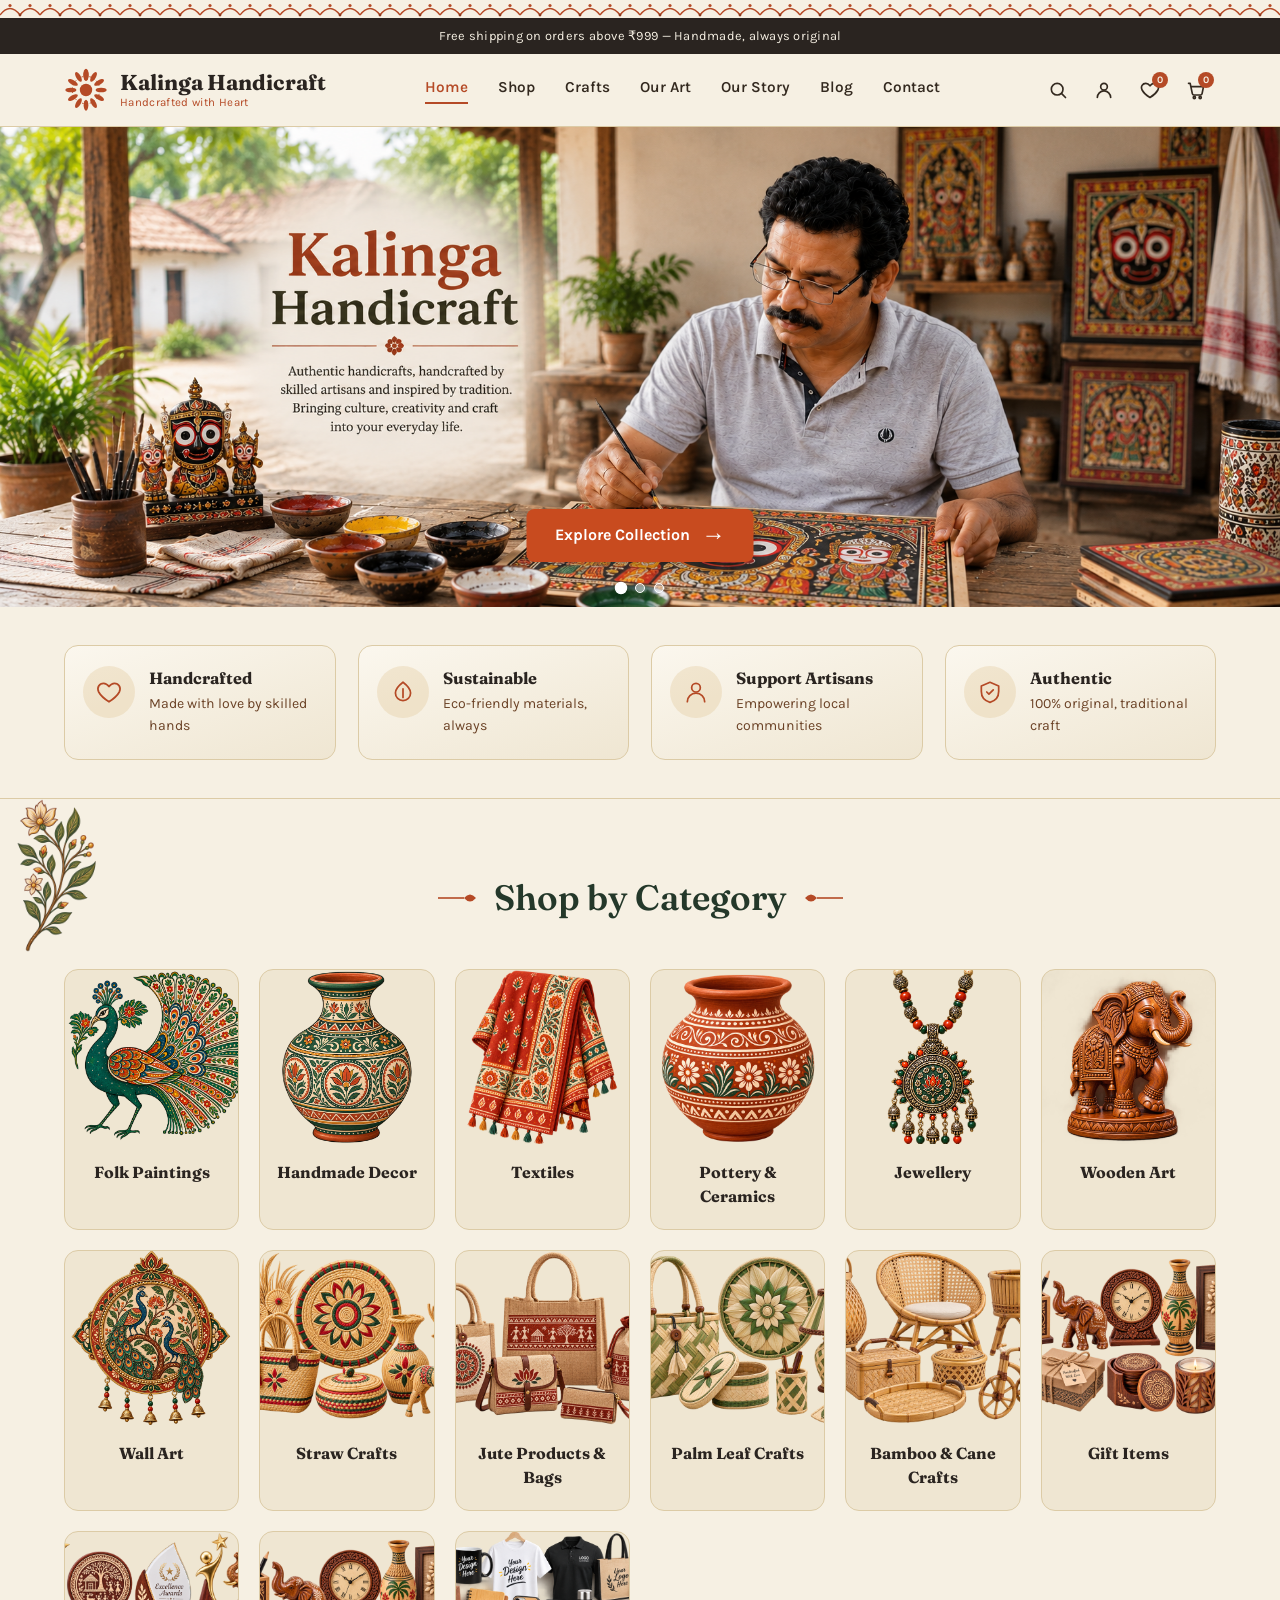
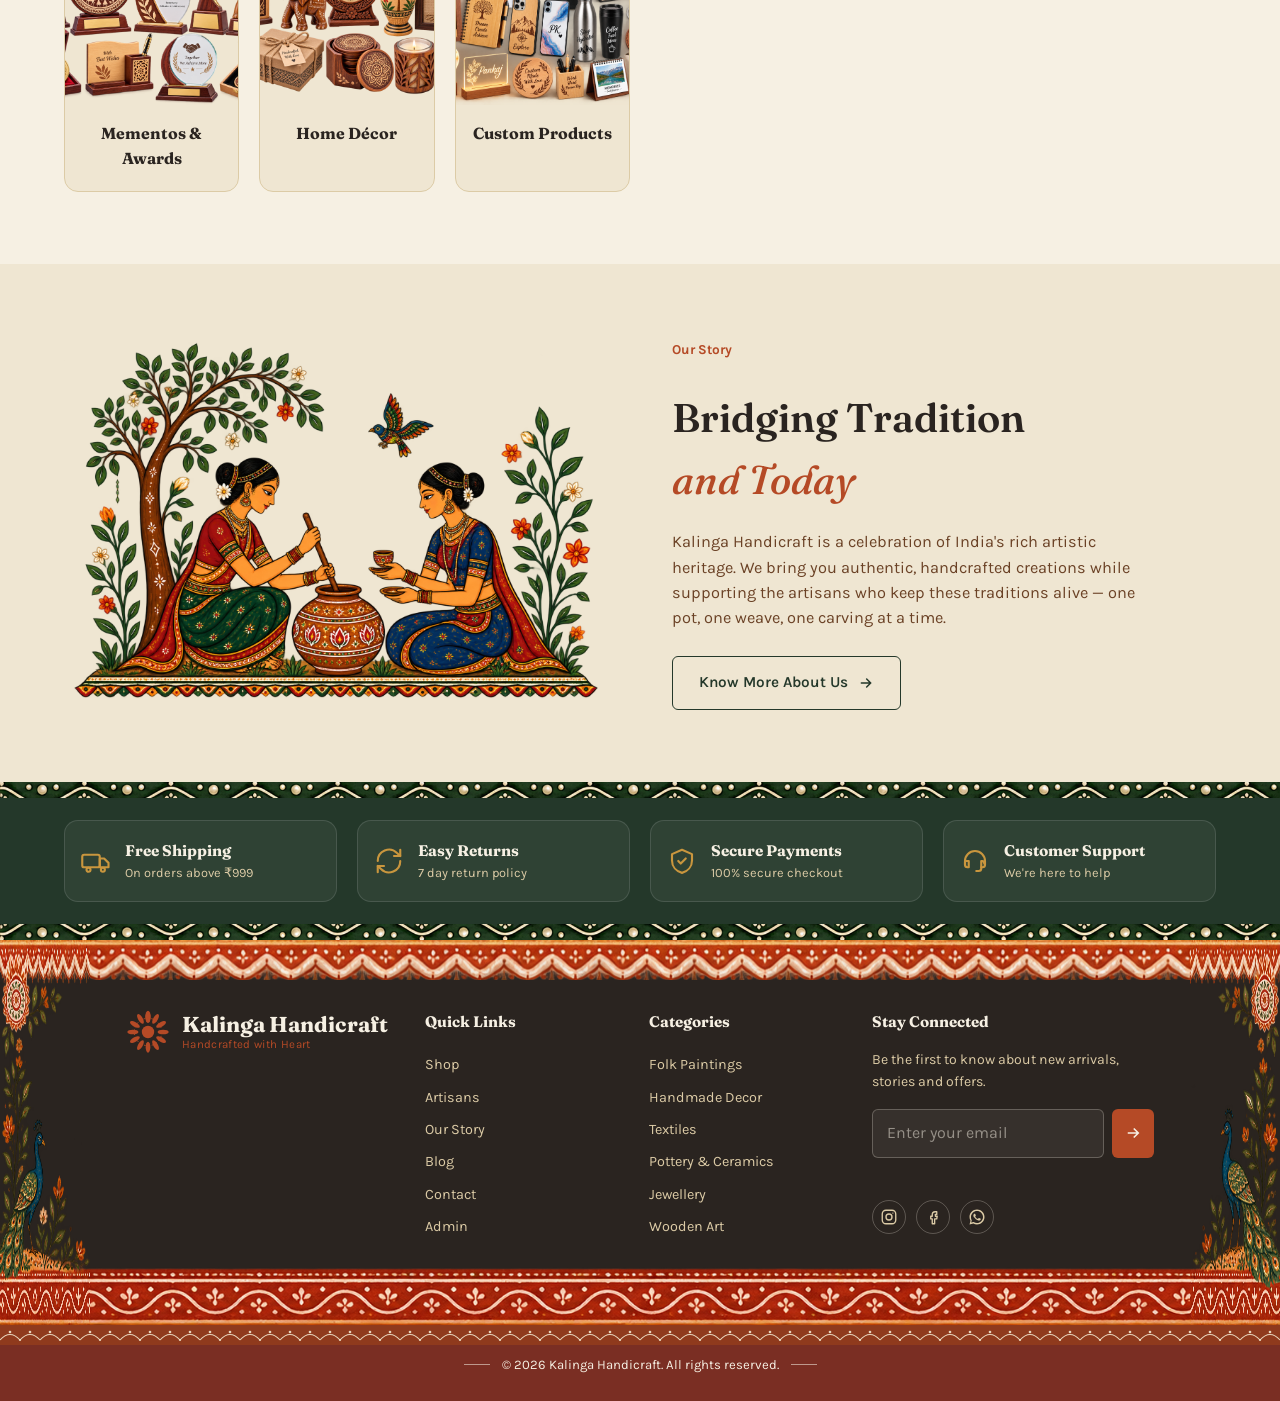
<file: index.html>
<!DOCTYPE html>
<html lang="en">
<head>
<meta charset="UTF-8">
<meta name="viewport" content="width=device-width, initial-scale=1.0">
<title>Kalinga Handicraft — Handcrafted with Heart</title>
<meta name="description" content="Discover authentic handcrafted art, textiles, pottery and jewellery made by skilled Indian artisans.">
<link rel="preconnect" href="https://fonts.googleapis.com">
<link rel="preconnect" href="https://fonts.gstatic.com" crossorigin>
<link href="https://fonts.googleapis.com/css2?family=Fraunces:ital,opsz,wght@0,9..144,400;0,9..144,500;0,9..144,600;0,9..144,700;1,9..144,500&family=Karla:wght@400;500;600;700&display=swap" rel="stylesheet">
<link rel="stylesheet" href="styles.css">
</head>
<body>

<!-- ============ ORNAMENTAL TOP BORDER ============ -->
<div class="deco-strip deco-strip--top" aria-hidden="true"></div>

<!-- ============ TOP UTILITY STRIP ============ -->
<div class="topbar">
  <p>Free shipping on orders above ₹999 — Handmade, always original</p>
</div>

<!-- ============ HEADER ============ -->
<header class="site-header" id="siteHeader">
  <div class="wrap header-row">
    <a href="index.html" class="brand">
      <span class="brand-mark" aria-hidden="true">
        <svg viewBox="0 0 64 64"><use href="#motif-sun"></use></svg>
      </span>
      <span class="brand-text">
        <strong>Kalinga Handicraft</strong>
        <em>Handcrafted with Heart</em>
      </span>
    </a>

    <nav class="main-nav" id="mainNav" aria-label="Primary">
      <a href="index.html" class="active">Home</a>
      <a href="shop.html">Shop</a>
      <a href="crafts.html">Crafts</a>
      <a href="our-art.html">Our Art</a>
      <a href="our-story.html">Our Story</a>
      <a href="blog.html">Blog</a>
      <a href="contact.html">Contact</a>
    </nav>

    <div class="header-actions">
      <button class="icon-btn" id="searchToggle" aria-label="Search" aria-expanded="false">
        <svg viewBox="0 0 24 24"><circle cx="11" cy="11" r="7"/><line x1="21" y1="21" x2="16.4" y2="16.4"/></svg>
      </button>
      <a class="icon-btn" href="login.html" aria-label="Account">
        <svg viewBox="0 0 24 24"><circle cx="12" cy="8" r="4"/><path d="M4 21c0-4.4 3.6-8 8-8s8 3.6 8 8"/></svg>
      </a>
      <a class="icon-btn wish-header-btn" id="wishBtn" href="wishlist.html" aria-label="Wishlist, 0 items"><svg viewBox="0 0 24 24"><path d="M12 21s-7-4.35-9.5-9C.5 8 3 4 7 4c2 0 3.5 1 5 3 1.5-2 3-3 5-3 4 0 6.5 4 4.5 8-2.5 4.65-9.5 9-9.5 9z"/></svg><span class="wish-count" id="wishCount">0</span></a>
      <a class="icon-btn cart-btn" id="cartBtn" href="cart.html" aria-label="Cart, 0 items">
        <svg viewBox="0 0 24 24"><path d="M3 4h2l2.6 12.4a2 2 0 0 0 2 1.6h7.7a2 2 0 0 0 2-1.6L21 8H6"/><circle cx="10" cy="21" r="1.3"/><circle cx="17" cy="21" r="1.3"/></svg>
        <span class="cart-count" id="cartCount">0</span>
      </a>
      <button class="hamburger" id="hamburger" aria-label="Open menu" aria-expanded="false">
        <span></span><span></span><span></span>
      </button>
    </div>
  </div>

  <div class="search-panel" id="searchPanel">
    <div class="wrap">
      <form id="searchForm">
        <input type="search" placeholder="Search for pottery, textiles, jewellery…" aria-label="Search products" autocomplete="off">
        <button type="submit">Search</button>
      </form>
    </div>
  </div>
</header>

<!-- ============ HERO / AUTOMATIC BANNER SLIDER ============ -->
<section class="hero-banner" id="home">

  <div class="hero-slider">

    <!-- Banner 1 -->
    <div class="hero-slide active">
      <img src="images/banner-1.jpg" alt="Kalinga Handicraft">

      <a href="#categories" class="hero-collection-btn">
        Explore Collection
        <span>→</span>
      </a>
    </div>

    <!-- Banner 2 -->
    <div class="hero-slide">
      <img src="images/banner-2.jpg" alt="Kalinga Handicraft">

      <a href="#categories" class="hero-collection-btn">
        Explore Collection
        <span>→</span>
      </a>
    </div>

    <!-- Banner 3 -->
    <div class="hero-slide">
      <img src="images/banner-3.jpg" alt="Kalinga Handicraft">

      <a href="#categories" class="hero-collection-btn">
        Explore Collection
        <span>→</span>
      </a>
    </div>

  </div>

  <!-- Previous -->
  <button class="hero-arrow hero-prev" type="button">
    &#10094;
  </button>

  <!-- Next -->
  <button class="hero-arrow hero-next" type="button">
    &#10095;
  </button>

  <!-- Dots -->
  <div class="hero-dots">
    <button class="hero-dot active" type="button"></button>
    <button class="hero-dot" type="button"></button>
    <button class="hero-dot" type="button"></button>
  </div>

</section>

<!-- ============ VALUE STRIP ============ -->
<section class="value-strip">
  <div class="wrap value-grid">
    <div class="value-item">
      <span class="value-icon"><svg viewBox="0 0 24 24"><path d="M12 21s-7-4.35-9.5-9C.5 8 3 4 7 4c2 0 3.5 1 5 3 1.5-2 3-3 5-3 4 0 6.5 4 4.5 8-2.5 4.65-9.5 9-9.5 9z"/></svg></span>
      <div><h3>Handcrafted</h3><p>Made with love by skilled hands</p></div>
    </div>
    <div class="value-item">
      <span class="value-icon"><svg viewBox="0 0 24 24"><path d="M12 3c-4 3-7 6-7 10a7 7 0 0 0 14 0c0-4-3-7-7-10z"/><path d="M12 9v8"/></svg></span>
      <div><h3>Sustainable</h3><p>Eco-friendly materials, always</p></div>
    </div>
    <div class="value-item">
      <span class="value-icon"><svg viewBox="0 0 24 24"><circle cx="12" cy="8" r="4"/><path d="M4 21c0-4.4 3.6-8 8-8s8 3.6 8 8"/></svg></span>
      <div><h3>Support Artisans</h3><p>Empowering local communities</p></div>
    </div>
    <div class="value-item">
      <span class="value-icon"><svg viewBox="0 0 24 24"><path d="m9 12 2 2 4-4"/><path d="M12 3 4 6.5v5c0 5 3.4 8.7 8 10 4.6-1.3 8-5 8-10v-5L12 3z"/></svg></span>
      <div><h3>Authentic</h3><p>100% original, traditional craft</p></div>
    </div>
  </div>
</section>

<!-- ============ CATEGORIES ============ -->
<section class="categories" id="categories">

  <!--
    SIDE BRANCH DECORATIONS
    Save these two images as:
      images/left-branch-tree.jpg
      images/right-branch-tree.jpg
    (a tall, narrow vine/floral illustration works best — see the reference
    design). The right one is auto-mirrored with CSS (transform: scaleX(-1))
    so a single artwork can be reused on both sides if you prefer.
  -->
  <img src="images/left-branch-tree.jpg" alt="" class="category-branch category-branch-left" aria-hidden="true">

  <div class="wrap">
    <h2 class="section-title">
      <svg viewBox="0 0 40 14" class="title-flourish" aria-hidden="true"><use href="#motif-flourish"></use></svg>
      Shop by Category
      <svg viewBox="0 0 40 14" class="title-flourish flip" aria-hidden="true"><use href="#motif-flourish"></use></svg>
    </h2>

    <!--
      CATEGORY CARD IMAGES
      Save each image using the filename shown in each card's src
      (all inside an "images" folder):

        images/folk-paintings.jpg
        images/handmade-decor.jpg
        images/textiles.jpg
        images/pottery-ceramics.jpg
        images/jewellery.jpg
        images/wooden-art.jpg

      NOTE: if your live site still shows icon shapes instead of these
      photos, it's because script.js is likely re-generating this grid on
      load and overwriting it. Share script.js and I can remove that so
      this static markup (with real photos) is what actually renders.

      Add or remove <div class="category-card fx-card"> blocks to match your real
      categories — just keep each image filename matching what you upload.
    -->
    <div class="category-grid" id="categoryGrid">
      <a href="shop.html?cat=Folk%20Paintings" class="category-card fx-card">
        <img src="images/folk-paintings.jpg" alt="Folk Paintings" loading="lazy">
        <h3>Folk Paintings</h3>
      </a>
      <a href="shop.html?cat=Handmade%20Decor" class="category-card fx-card">
        <img src="images/handmade-decor.jpg" alt="Handmade Decor" loading="lazy">
        <h3>Handmade Decor</h3>
      </a>
      <a href="shop.html?cat=Textiles" class="category-card fx-card">
        <img src="images/textiles.jpg" alt="Textiles" loading="lazy">
        <h3>Textiles</h3>
      </a>
      <a href="shop.html?cat=Pottery%20%2526%20Ceramics" class="category-card fx-card">
        <img src="images/pottery-ceramics.jpg" alt="Pottery & Ceramics" loading="lazy">
        <h3>Pottery &amp; Ceramics</h3>
      </a>
      <a href="shop.html?cat=Jewellery" class="category-card fx-card">
        <img src="images/jewellery.jpg" alt="Jewellery" loading="lazy">
        <h3>Jewellery</h3>
      </a>
      <a href="shop.html?cat=Wooden%20Art" class="category-card fx-card">
        <img src="images/wooden-art.jpg" alt="Wooden Art" loading="lazy">
        <h3>Wooden Art</h3>
      </a>
      <a href="shop.html?cat=Wall%20Art" class="category-card fx-card">
        <img src="images/wall-art.jpg" alt="Wall Art" loading="lazy">
        <h3>Wall Art</h3>
      </a>
      <a href="shop.html?cat=Straw%20Crafts" class="category-card fx-card">
        <img src="images/Straw Crafts.jpg" alt="Straw Crafts" loading="lazy">
        <h3>Straw Crafts</h3>
      </a>
      <a href="shop.html?cat=Jute%20Products%20%2526%20Bags" class="category-card fx-card">
        <img src="images/jute.jpg" alt="Jute Products & Bags" loading="lazy">
        <h3>Jute Products & Bags</h3>
      </a>
      <a href="shop.html?cat=Palm%20Leaf%20Crafts" class="category-card fx-card">
        <img src="images/palm-leaf-crafts.jpg" alt="Palm Leaf Crafts" loading="lazy">
        <h3>Palm Leaf Crafts</h3>
      </a>
      <a href="shop.html?cat=Bamboo%20%2526%20Cane%20Crafts" class="category-card fx-card">
        <img src="images/Bamboo & Cane Crafts  .jpg" alt="Bamboo & Cane Crafts" loading="lazy">
        <h3>Bamboo & Cane Crafts</h3>
      </a>
      <a href="shop.html?cat=Gift%20Items" class="category-card fx-card">
        <img src="images/Gift Items.jpg" alt="Gift Items" loading="lazy">
        <h3>Gift Items</h3>
      </a>
      <a href="shop.html?cat=Mementos%20%2526%20Awards" class="category-card fx-card">
        <img src="images/Mementos Awards.jpg" alt="Mementos & Awards" loading="lazy">
        <h3>Mementos & Awards</h3>
      </a>
      <a href="shop.html?cat=Home%20D%C3%A9cor" class="category-card fx-card">
        <img src="images/home-decor.jpg" alt="Home Décor" loading="lazy">
        <h3>Home Décor</h3>
      </a>
      <a href="shop.html?cat=Custom%20Products" class="category-card fx-card">
        <img src="images/Custom Products.jpg" alt="Custom Products" loading="lazy">
        <h3>Custom Products</h3>
      </a>
    </div>
  </div>
</section>

<!-- ============ STORY (homepage teaser — links to the full Our Story page) ============ -->
<section class="story" id="story">
  <div class="wrap story-grid">
    <!--
      OUR STORY IMAGE
      Save your image as: images/our-story.jpg
      (or update the src below to match whatever filename you use)
    -->
    <div class="story-art">
      <img src="images/our-story.jpg" alt="Artisans shaping pottery by hand" class="story-illustration" loading="lazy">
    </div>

    <div class="story-copy">
      <p class="eyebrow-line"><span>Our Story</span></p>
      <h2>Bridging Tradition<br><em>and Today</em></h2>
      <p>Kalinga Handicraft is a celebration of India's rich artistic heritage. We bring you authentic, handcrafted creations while supporting the artisans who keep these traditions alive — one pot, one weave, one carving at a time.</p>
      <a href="our-story.html" class="btn btn-outline">
        Know More About Us
        <svg viewBox="0 0 24 24" aria-hidden="true"><path d="M5 12h14M13 6l6 6-6 6"/></svg>
      </a>
    </div>
  </div>
</section>

<!-- ============ SERVICE STRIP ============ -->
<section class="service-strip">
  <img src="images/quicklinks-border-top.png" alt="" class="service-strip-border service-strip-border--top" aria-hidden="true">
  <div class="wrap service-grid">
    <div class="service-item">
      <svg viewBox="0 0 24 24"><rect x="1" y="7" width="14" height="10" rx="1.5"/><path d="M15 10h3.5l3.5 3.5V17h-7z"/><circle cx="6" cy="19" r="1.6"/><circle cx="17.5" cy="19" r="1.6"/></svg>
      <div><h4>Free Shipping</h4><p>On orders above ₹999</p></div>
    </div>
    <div class="service-item">
      <svg viewBox="0 0 24 24"><path d="M3 12a9 9 0 0 1 15.4-6.4L21 8"/><path d="M21 3v5h-5"/><path d="M21 12a9 9 0 0 1-15.4 6.4L3 16"/><path d="M3 21v-5h5"/></svg>
      <div><h4>Easy Returns</h4><p>7 day return policy</p></div>
    </div>
    <div class="service-item">
      <svg viewBox="0 0 24 24"><path d="M12 3 4 6.5v5c0 5 3.4 8.7 8 10 4.6-1.3 8-5 8-10v-5L12 3z"/><path d="m9 12 2 2 4-4"/></svg>
      <div><h4>Secure Payments</h4><p>100% secure checkout</p></div>
    </div>
    <div class="service-item">
      <svg viewBox="0 0 24 24"><path d="M4 15v-3a8 8 0 0 1 16 0v3"/><path d="M4 15a2 2 0 0 0 2 2h1v-5H5a1 1 0 0 0-1 1z"/><path d="M20 15a2 2 0 0 1-2 2h-1v-5h1a1 1 0 0 1 1 1z"/><path d="M17 17v1a2 2 0 0 1-2 2h-2"/></svg>
      <div><h4>Customer Support</h4><p>We're here to help</p></div>
    </div>
  </div>
  <img src="images/quicklinks-border-bottom.png" alt="" class="service-strip-border service-strip-border--bottom" aria-hidden="true">
</section>

<!-- ============ NEWSLETTER + FOOTER ============ -->

<footer class="site-footer" id="footer">
  <div class="footer-frame">
  <div class="footer-grid">
    <div class="footer-brand">
      <a href="index.html" class="brand">
        <span class="brand-mark" aria-hidden="true"><svg viewBox="0 0 64 64"><use href="#motif-sun"></use></svg></span>
        <span class="brand-text"><strong>Kalinga Handicraft</strong><em>Handcrafted with Heart</em></span>
      </a>
    </div>

    <nav class="footer-col" aria-label="Quick links">
      <h5>Quick Links</h5>
      <a href="shop.html">Shop</a>
      <a href="our-story.html">Artisans</a>
      <a href="our-story.html">Our Story</a>
      <a href="#">Blog</a>
      <a href="#">Contact</a>
      <a href="admin.html">Admin</a>
    </nav>

    <nav class="footer-col" aria-label="Categories">
      <h5>Categories</h5>
      <a href="shop.html?cat=Folk%20Paintings">Folk Paintings</a>
      <a href="shop.html?cat=Handmade%20Decor">Handmade Decor</a>
      <a href="shop.html?cat=Textiles">Textiles</a>
      <a href="shop.html?cat=Pottery%20%26%20Ceramics">Pottery &amp; Ceramics</a>
      <a href="shop.html?cat=Jewellery">Jewellery</a>
      <a href="shop.html?cat=Wooden%20Art">Wooden Art</a>
    </nav>

    <div class="footer-col footer-newsletter">
      <h5>Stay Connected</h5>
      <p>Be the first to know about new arrivals, stories and offers.</p>
      <form id="newsletterForm">
        <input type="email" required placeholder="Enter your email" aria-label="Email address">
        <button type="submit" aria-label="Subscribe">
          <svg viewBox="0 0 24 24"><path d="M5 12h14M13 6l6 6-6 6"/></svg>
        </button>
      </form>
      <p class="form-note" id="newsletterNote" role="status"></p>
      <div class="socials">
        <a href="https://instagram.com/kalingahandicraft" target="_blank" rel="noopener" aria-label="Instagram">
          <svg viewBox="0 0 24 24" fill="none" stroke="currentColor" stroke-width="1.8" stroke-linecap="round" stroke-linejoin="round" aria-hidden="true"><rect x="3" y="3" width="18" height="18" rx="5"/><circle cx="12" cy="12" r="4"/><circle cx="17.2" cy="6.8" r="0.9" fill="currentColor" stroke="none"/></svg>
        </a>
        <a href="https://facebook.com/kalingahandicraft" target="_blank" rel="noopener" aria-label="Facebook">
          <svg viewBox="0 0 24 24" fill="none" stroke="currentColor" stroke-width="1.8" stroke-linecap="round" stroke-linejoin="round" aria-hidden="true"><path d="M15 8.5h2V5h-2.3C12.6 5 11 6.6 11 8.8V11H9v3.5h2V21h3.2v-6.5H17l.6-3.5h-2.4V9.2c0-.5.4-.7.8-.7z"/></svg>
        </a>
        <a href="https://wa.me/919999999999" target="_blank" rel="noopener" aria-label="WhatsApp">
          <svg viewBox="0 0 24 24" fill="currentColor" aria-hidden="true"><path d="M12 2C6.48 2 2 6.48 2 12c0 1.85.5 3.58 1.36 5.07L2 22l5.08-1.33A9.94 9.94 0 0 0 12 22c5.52 0 10-4.48 10-10S17.52 2 12 2zm0 18c-1.6 0-3.1-.43-4.4-1.18l-.31-.19-3.02.79.8-2.94-.2-.3A7.95 7.95 0 0 1 4 12c0-4.41 3.59-8 8-8s8 3.59 8 8-3.59 8-8 8zm4.4-5.9c-.24-.12-1.43-.7-1.65-.79-.22-.08-.38-.12-.54.12-.16.24-.62.79-.76.95-.14.16-.28.18-.52.06-.24-.12-1.01-.37-1.93-1.19-.71-.63-1.19-1.42-1.33-1.66-.14-.24-.01-.37.11-.49.11-.11.24-.28.36-.42.12-.14.16-.24.24-.4.08-.16.04-.3-.02-.42-.06-.12-.54-1.3-.74-1.78-.19-.46-.39-.4-.54-.41h-.46c-.16 0-.42.06-.64.3-.22.24-.84.82-.84 2s.86 2.32.98 2.48c.12.16 1.7 2.6 4.13 3.64.58.25 1.03.4 1.38.51.58.18 1.11.16 1.53.1.47-.07 1.43-.58 1.63-1.15.2-.57.2-1.05.14-1.15-.06-.1-.22-.16-.46-.28z"/></svg>
        </a>
      </div>
    </div>
  </div>
  </div>

  <div class="footer-bottom">
    <p>© 2026 Kalinga Handicraft. All rights reserved.</p>
  </div>
</footer>

<!-- Toast for cart / actions -->
<div class="toast" id="toast" role="status" aria-live="polite"></div>

<!-- ============ SVG SYMBOL DEFS (shared motifs) ============ -->
<svg width="0" height="0" style="position:absolute" aria-hidden="true">
  <defs>
    <symbol id="motif-sun" viewBox="0 0 64 64">
      <circle cx="32" cy="32" r="9" fill="currentColor"/>
      <g fill="currentColor">
        <g id="petalgroup">
          <ellipse cx="32" cy="10" rx="4" ry="9"/>
        </g>
      </g>
      <g fill="currentColor">
        <ellipse cx="32" cy="10" rx="3.4" ry="8"/>
        <ellipse cx="32" cy="10" rx="3.4" ry="8" transform="rotate(30 32 32)"/>
        <ellipse cx="32" cy="10" rx="3.4" ry="8" transform="rotate(60 32 32)"/>
        <ellipse cx="32" cy="10" rx="3.4" ry="8" transform="rotate(90 32 32)"/>
        <ellipse cx="32" cy="10" rx="3.4" ry="8" transform="rotate(120 32 32)"/>
        <ellipse cx="32" cy="10" rx="3.4" ry="8" transform="rotate(150 32 32)"/>
        <ellipse cx="32" cy="10" rx="3.4" ry="8" transform="rotate(180 32 32)"/>
        <ellipse cx="32" cy="10" rx="3.4" ry="8" transform="rotate(210 32 32)"/>
        <ellipse cx="32" cy="10" rx="3.4" ry="8" transform="rotate(240 32 32)"/>
        <ellipse cx="32" cy="10" rx="3.4" ry="8" transform="rotate(270 32 32)"/>
        <ellipse cx="32" cy="10" rx="3.4" ry="8" transform="rotate(300 32 32)"/>
        <ellipse cx="32" cy="10" rx="3.4" ry="8" transform="rotate(330 32 32)"/>
      </g>
      <circle cx="32" cy="32" r="20" fill="none" stroke="currentColor" stroke-width="1.4" stroke-dasharray="2.4 3.4"/>
    </symbol>

    <symbol id="motif-divider" viewBox="0 0 200 14">
      <line x1="0" y1="7" x2="70" y2="7" stroke="currentColor" stroke-width="2"/>
      <circle cx="85" cy="7" r="4" fill="currentColor"/>
      <circle cx="100" cy="7" r="5.5" fill="none" stroke="currentColor" stroke-width="1.6"/>
      <circle cx="115" cy="7" r="4" fill="currentColor"/>
      <line x1="130" y1="7" x2="200" y2="7" stroke="currentColor" stroke-width="2"/>
    </symbol>

    <symbol id="motif-flourish" viewBox="0 0 40 14">
      <line x1="0" y1="7" x2="26" y2="7" stroke="currentColor" stroke-width="1.6"/>
      <path d="M26 7 q6 -7 12 0 q-6 7 -12 0Z" fill="currentColor"/>
    </symbol>
  </defs>
</svg>

<script src="script.js"></script>
<script src="cart.js"></script>
<script src="wishlist.js"></script>
</body>
</html>
</file>
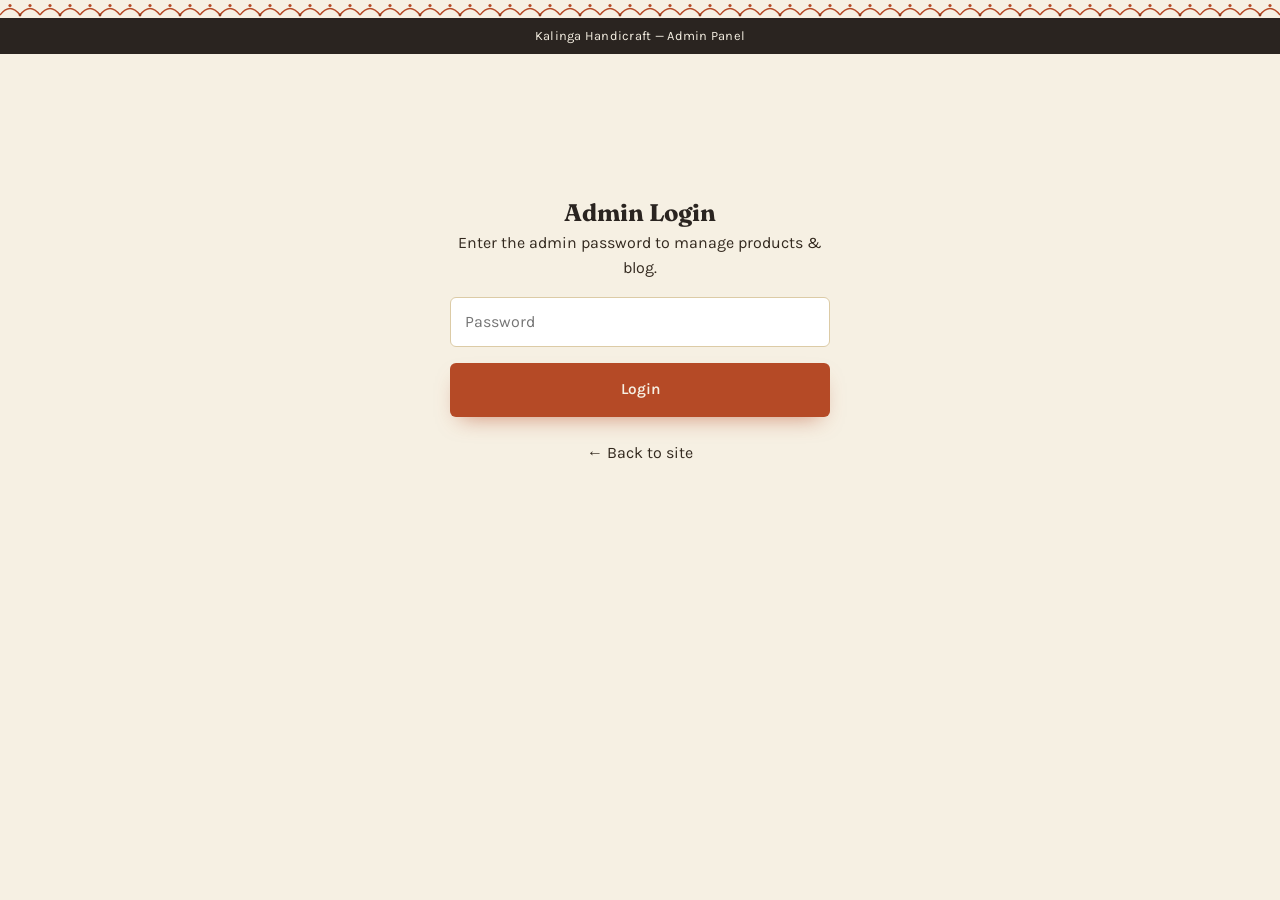
<file: admin.html>
<!DOCTYPE html>
<html lang="en">
<head>
<meta charset="UTF-8">
<meta name="viewport" content="width=device-width, initial-scale=1.0">
<title>Admin — Kalinga Handicraft</title>
<meta name="robots" content="noindex,nofollow">
<link rel="preconnect" href="https://fonts.googleapis.com">
<link rel="preconnect" href="https://fonts.gstatic.com" crossorigin>
<link href="https://fonts.googleapis.com/css2?family=Fraunces:ital,opsz,wght@0,9..144,400;0,9..144,500;0,9..144,600;0,9..144,700;1,9..144,500&family=Karla:wght@400;500;600;700&display=swap" rel="stylesheet">
<link rel="stylesheet" href="styles.css">
</head>
<body>

<div class="deco-strip deco-strip--top" aria-hidden="true"></div>
<div class="topbar"><p>Kalinga Handicraft — Admin Panel</p></div>

<div class="admin-wrap">

  <div class="admin-gate" id="gate">
    <h2>Admin Login</h2>
    <p>Enter the admin password to manage products &amp; blog.</p>
    <input type="password" id="pw" placeholder="Password">
    <button class="btn btn-primary" id="loginBtn" style="width:100%;justify-content:center;">Login</button>
    <p id="loginMsg" style="color:var(--terracotta);margin-top:10px;"></p>
    <p style="margin-top:24px;"><a href="index.html">&larr; Back to site</a></p>
  </div>

  <div id="panel" style="display:none;">
    <h1 style="margin-bottom:6px;">Admin Panel</h1>
    <p style="color:var(--brown);margin-bottom:20px;">Manage products and blog posts. Data is saved in this browser (swap for your Django API later).</p>

    <div class="admin-tabs">
      <button type="button" class="admin-tab active" data-tab="productsSection">Products</button>
      <button type="button" class="admin-tab" data-tab="blogSection">Blog</button>
    </div>

    <!-- ===================== PRODUCTS ===================== -->
    <section class="admin-section active" id="productsSection">
      <p style="color:var(--brown);margin-bottom:20px;">Products appear instantly on Shop, Our Art (type: Art) and Crafts (type: Craft).</p>

      <form class="admin-form" id="productForm">
        <input type="hidden" id="editId">
        <label class="full">Product Name
          <input type="text" id="fName" required>
        </label>
        <label>Price (₹)
          <input type="number" id="fPrice" min="0" required>
        </label>
        <label>Type
          <select id="fType" required>
            <option value="art">Art</option>
            <option value="craft">Craft</option>
          </select>
        </label>
        <label class="full">Category
          <input type="text" id="fCategory" list="catList" placeholder="e.g. Folk Paintings" required>
          <datalist id="catList"></datalist>
        </label>
        <label class="full">Image path (inside your images/ folder)
          <input type="text" id="fImage" placeholder="images/your-photo.jpg" required>
        </label>
        <div class="full" style="display:flex;gap:10px;">
          <button type="submit" class="btn btn-primary" id="saveBtn">Add Product</button>
          <button type="button" class="btn btn-outline" id="cancelEdit" style="display:none;">Cancel Edit</button>
        </div>
      </form>

      <table class="admin-table">
        <thead><tr><th>Image</th><th>Name</th><th>Category</th><th>Type</th><th>Price</th><th></th></tr></thead>
        <tbody id="productRows"></tbody>
      </table>
    </section>

    <!-- ===================== BLOG ===================== -->
    <section class="admin-section" id="blogSection">
      <p style="color:var(--brown);margin-bottom:20px;">Posts added here appear instantly on the public Blog page.</p>

      <form class="admin-form" id="blogForm">
        <input type="hidden" id="bEditId">
        <label class="full">Post Title
          <input type="text" id="bTitle" required>
        </label>
        <label>Category
          <input type="text" id="bCategory" placeholder="e.g. Traditions" required>
        </label>
        <label>Date
          <input type="date" id="bDate" required>
        </label>
        <label class="full">Image path (inside your images/ folder)
          <input type="text" id="bImage" placeholder="images/your-photo.jpg">
        </label>
        <label class="full">Excerpt (short summary shown on the blog card)
          <input type="text" id="bExcerpt" placeholder="One or two sentences" required>
        </label>
        <label class="full">Full Content
          <textarea id="bContent" rows="6" style="padding:10px 12px;border-radius:var(--radius-sm);border:1.5px solid var(--sand-dark);font:inherit;" required></textarea>
        </label>
        <div class="full" style="display:flex;gap:10px;">
          <button type="submit" class="btn btn-primary" id="bSaveBtn">Publish Post</button>
          <button type="button" class="btn btn-outline" id="bCancelEdit" style="display:none;">Cancel Edit</button>
        </div>
      </form>

      <table class="admin-table">
        <thead><tr><th>Image</th><th>Title</th><th>Category</th><th>Date</th><th></th></tr></thead>
        <tbody id="blogRows"></tbody>
      </table>
    </section>

  </div>

</div>

<div class="toast" id="toast" role="status" aria-live="polite"></div>

<script src="products.js"></script>
<script src="blogstore.js"></script>
<script>
(() => {
  const PASSWORD = 'kalinga2026'; // change this before going live
  const gate = document.getElementById('gate');
  const panel = document.getElementById('panel');

  function toast(msg){
    const t = document.getElementById('toast');
    t.textContent = msg; t.classList.add('show');
    clearTimeout(window._t); window._t = setTimeout(()=>t.classList.remove('show'), 2200);
  }

  document.getElementById('loginBtn').addEventListener('click', () => {
    if (document.getElementById('pw').value === PASSWORD) {
      gate.style.display = 'none';
      panel.style.display = 'block';
      renderCategories();
      renderTable();
      renderBlogTable();
    } else {
      document.getElementById('loginMsg').textContent = 'Incorrect password.';
    }
  });

  // ---- Tab switching ----
  document.querySelectorAll('.admin-tab').forEach(tab => {
    tab.addEventListener('click', () => {
      document.querySelectorAll('.admin-tab').forEach(t => t.classList.remove('active'));
      document.querySelectorAll('.admin-section').forEach(s => s.classList.remove('active'));
      tab.classList.add('active');
      document.getElementById(tab.dataset.tab).classList.add('active');
    });
  });

  // ================= PRODUCTS =================
  function renderCategories(){
    const list = document.getElementById('catList');
    list.innerHTML = window.KHStore.CATEGORIES.map(c => `<option value="${c}">`).join('');
  }

  function renderTable(){
    const rows = document.getElementById('productRows');
    const products = window.KHStore.getProducts();
    rows.innerHTML = products.map(p => `
      <tr>
        <td><img src="${p.image}" alt=""></td>
        <td>${p.name}</td>
        <td>${p.category}</td>
        <td>${p.type}</td>
        <td>₹${Number(p.price).toLocaleString('en-IN')}</td>
        <td>
          <button class="edit-btn" data-id="${p.id}">Edit</button>
          <button class="del-btn" data-id="${p.id}">Delete</button>
        </td>
      </tr>
    `).join('');

    rows.querySelectorAll('.edit-btn').forEach(b => b.addEventListener('click', () => startEdit(b.dataset.id)));
    rows.querySelectorAll('.del-btn').forEach(b => b.addEventListener('click', () => {
      if (confirm('Delete this product?')) {
        window.KHStore.deleteProduct(b.dataset.id);
        renderTable();
        toast('Product deleted');
      }
    }));
  }

  function startEdit(id){
    const p = window.KHStore.getProducts().find(x => x.id === id);
    if (!p) return;
    document.getElementById('editId').value = p.id;
    document.getElementById('fName').value = p.name;
    document.getElementById('fPrice').value = p.price;
    document.getElementById('fType').value = p.type;
    document.getElementById('fCategory').value = p.category;
    document.getElementById('fImage').value = p.image;
    document.getElementById('saveBtn').textContent = 'Save Changes';
    document.getElementById('cancelEdit').style.display = 'inline-flex';
    window.scrollTo({top:0, behavior:'smooth'});
  }

  function resetForm(){
    document.getElementById('productForm').reset();
    document.getElementById('editId').value = '';
    document.getElementById('saveBtn').textContent = 'Add Product';
    document.getElementById('cancelEdit').style.display = 'none';
  }

  document.getElementById('cancelEdit').addEventListener('click', resetForm);

  document.getElementById('productForm').addEventListener('submit', (e) => {
    e.preventDefault();
    const id = document.getElementById('editId').value;
    const data = {
      name: document.getElementById('fName').value.trim(),
      price: Number(document.getElementById('fPrice').value),
      type: document.getElementById('fType').value,
      category: document.getElementById('fCategory').value.trim(),
      image: document.getElementById('fImage').value.trim()
    };
    if (id) { window.KHStore.updateProduct(id, data); toast('Product updated'); }
    else { window.KHStore.addProduct(data); toast('Product added'); }
    resetForm();
    renderCategories();
    renderTable();
  });

  // ================= BLOG =================
  function renderBlogTable(){
    const rows = document.getElementById('blogRows');
    const posts = window.KHBlog.getPosts();
    rows.innerHTML = posts.map(p => `
      <tr>
        <td><img src="${p.image || 'images/home-decor.jpg'}" alt=""></td>
        <td>${p.title}</td>
        <td>${p.category || ''}</td>
        <td>${p.date || ''}</td>
        <td>
          <button class="edit-btn" data-id="${p.id}">Edit</button>
          <button class="del-btn" data-id="${p.id}">Delete</button>
        </td>
      </tr>
    `).join('');

    rows.querySelectorAll('.edit-btn').forEach(b => b.addEventListener('click', () => startEditPost(b.dataset.id)));
    rows.querySelectorAll('.del-btn').forEach(b => b.addEventListener('click', () => {
      if (confirm('Delete this post?')) {
        window.KHBlog.deletePost(b.dataset.id);
        renderBlogTable();
        toast('Post deleted');
      }
    }));
  }

  function startEditPost(id){
    const p = window.KHBlog.getPosts().find(x => x.id === id);
    if (!p) return;
    document.getElementById('bEditId').value = p.id;
    document.getElementById('bTitle').value = p.title;
    document.getElementById('bCategory').value = p.category || '';
    document.getElementById('bDate').value = p.date || '';
    document.getElementById('bImage').value = p.image || '';
    document.getElementById('bExcerpt').value = p.excerpt || '';
    document.getElementById('bContent').value = p.content || '';
    document.getElementById('bSaveBtn').textContent = 'Save Changes';
    document.getElementById('bCancelEdit').style.display = 'inline-flex';
    window.scrollTo({top:0, behavior:'smooth'});
  }

  function resetBlogForm(){
    document.getElementById('blogForm').reset();
    document.getElementById('bEditId').value = '';
    document.getElementById('bSaveBtn').textContent = 'Publish Post';
    document.getElementById('bCancelEdit').style.display = 'none';
  }

  document.getElementById('bCancelEdit').addEventListener('click', resetBlogForm);

  document.getElementById('blogForm').addEventListener('submit', (e) => {
    e.preventDefault();
    const id = document.getElementById('bEditId').value;
    const data = {
      title: document.getElementById('bTitle').value.trim(),
      category: document.getElementById('bCategory').value.trim(),
      date: document.getElementById('bDate').value,
      image: document.getElementById('bImage').value.trim(),
      excerpt: document.getElementById('bExcerpt').value.trim(),
      content: document.getElementById('bContent').value.trim()
    };
    if (id) { window.KHBlog.updatePost(id, data); toast('Post updated'); }
    else { window.KHBlog.addPost(data); toast('Post published'); }
    resetBlogForm();
    renderBlogTable();
  });
})();
</script>
</body>
</html>
</file>
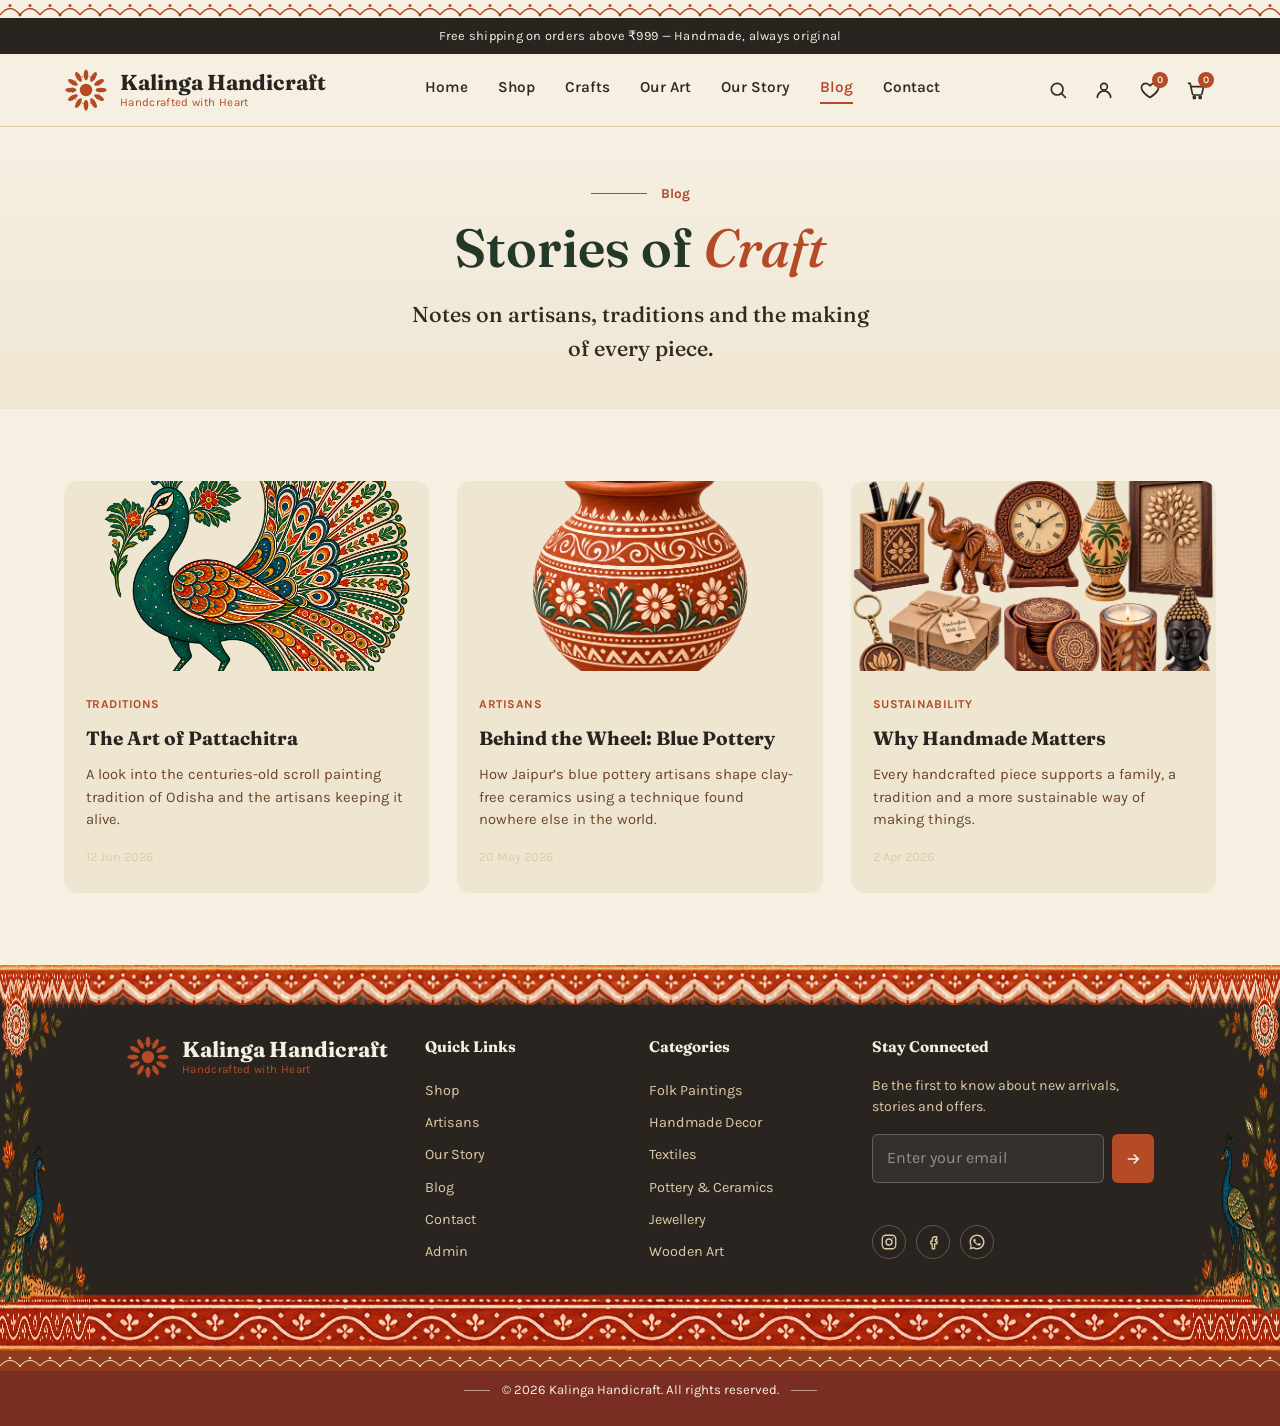
<file: blog.html>
<!DOCTYPE html>
<html lang="en">
<head>
<meta charset="UTF-8">
<meta name="viewport" content="width=device-width, initial-scale=1.0">
<title>Blog — Kalinga Handicraft | Handcrafted with Heart</title>
<meta name="description" content="Stories on Indian craft traditions, artisans and the making of handcrafted art from Kalinga Handicraft.">
<link rel="preconnect" href="https://fonts.googleapis.com">
<link rel="preconnect" href="https://fonts.gstatic.com" crossorigin>
<link href="https://fonts.googleapis.com/css2?family=Fraunces:ital,opsz,wght@0,9..144,400;0,9..144,500;0,9..144,600;0,9..144,700;1,9..144,500&family=Karla:wght@400;500;600;700&display=swap" rel="stylesheet">
<link rel="stylesheet" href="styles.css">
</head>
<body>

<div class="deco-strip deco-strip--top" aria-hidden="true"></div>

<div class="topbar">
  <p>Free shipping on orders above ₹999 — Handmade, always original</p>
</div>

<header class="site-header" id="siteHeader">
  <div class="wrap header-row">
    <a href="index.html" class="brand">
      <span class="brand-mark" aria-hidden="true">
        <svg viewBox="0 0 64 64"><use href="#motif-sun"></use></svg>
      </span>
      <span class="brand-text">
        <strong>Kalinga Handicraft</strong>
        <em>Handcrafted with Heart</em>
      </span>
    </a>

    <nav class="main-nav" id="mainNav" aria-label="Primary">
      <a href="index.html">Home</a>
      <a href="shop.html">Shop</a>
      <a href="crafts.html">Crafts</a>
      <a href="our-art.html">Our Art</a>
      <a href="our-story.html">Our Story</a>
      <a href="blog.html" class="active">Blog</a>
      <a href="contact.html">Contact</a>
    </nav>

    <div class="header-actions">
      <button class="icon-btn" id="searchToggle" aria-label="Search" aria-expanded="false">
        <svg viewBox="0 0 24 24"><circle cx="11" cy="11" r="7"/><line x1="21" y1="21" x2="16.4" y2="16.4"/></svg>
      </button>
      <a class="icon-btn" href="login.html" aria-label="Account">
        <svg viewBox="0 0 24 24"><circle cx="12" cy="8" r="4"/><path d="M4 21c0-4.4 3.6-8 8-8s8 3.6 8 8"/></svg>
      </a>
      <a class="icon-btn wish-header-btn" id="wishBtn" href="wishlist.html" aria-label="Wishlist, 0 items"><svg viewBox="0 0 24 24"><path d="M12 21s-7-4.35-9.5-9C.5 8 3 4 7 4c2 0 3.5 1 5 3 1.5-2 3-3 5-3 4 0 6.5 4 4.5 8-2.5 4.65-9.5 9-9.5 9z"/></svg><span class="wish-count" id="wishCount">0</span></a>
      <a class="icon-btn cart-btn" id="cartBtn" href="cart.html" aria-label="Cart, 0 items">
        <svg viewBox="0 0 24 24"><path d="M3 4h2l2.6 12.4a2 2 0 0 0 2 1.6h7.7a2 2 0 0 0 2-1.6L21 8H6"/><circle cx="10" cy="21" r="1.3"/><circle cx="17" cy="21" r="1.3"/></svg>
        <span class="cart-count" id="cartCount">0</span>
      </a>
      <button class="hamburger" id="hamburger" aria-label="Open menu" aria-expanded="false">
        <span></span><span></span><span></span>
      </button>
    </div>
  </div>

  <div class="search-panel" id="searchPanel">
    <div class="wrap">
      <form id="searchForm">
        <input type="search" placeholder="Search for pottery, textiles, jewellery…" aria-label="Search products" autocomplete="off">
        <button type="submit">Search</button>
      </form>
    </div>
  </div>
</header>

<section class="page-hero">
  <div class="wrap page-hero-grid" style="grid-template-columns:1fr;text-align:center;">
    <div class="page-hero-copy" style="margin:0 auto;">
      <div class="page-hero-kicker" style="justify-content:center;"><span class="rule" aria-hidden="true"></span><span>Blog</span></div>
      <h1>Stories of <em>Craft</em></h1>
      <h2 style="margin-inline:auto;">Notes on artisans, traditions and the making of every piece.</h2>
    </div>
  </div>
</section>

<section class="categories">
  <div class="wrap">
    <div class="blog-grid" id="blogGrid"></div>
  </div>
</section>


<footer class="site-footer" id="footer">
  <div class="footer-frame">
  <div class="footer-grid">
    <div class="footer-brand">
      <a href="index.html" class="brand">
        <span class="brand-mark" aria-hidden="true"><svg viewBox="0 0 64 64"><use href="#motif-sun"></use></svg></span>
        <span class="brand-text"><strong>Kalinga Handicraft</strong><em>Handcrafted with Heart</em></span>
      </a>
    </div>

    <nav class="footer-col" aria-label="Quick links">
      <h5>Quick Links</h5>
      <a href="shop.html">Shop</a>
      <a href="our-story.html">Artisans</a>
      <a href="our-story.html">Our Story</a>
      <a href="blog.html">Blog</a>
      <a href="contact.html">Contact</a>
      <a href="admin.html">Admin</a>
    </nav>

    <nav class="footer-col" aria-label="Categories">
      <h5>Categories</h5>
      <a href="shop.html?cat=Folk%20Paintings">Folk Paintings</a>
      <a href="shop.html?cat=Handmade%20Decor">Handmade Decor</a>
      <a href="shop.html?cat=Textiles">Textiles</a>
      <a href="shop.html?cat=Pottery%20%26%20Ceramics">Pottery &amp; Ceramics</a>
      <a href="shop.html?cat=Jewellery">Jewellery</a>
      <a href="shop.html?cat=Wooden%20Art">Wooden Art</a>
    </nav>

    <div class="footer-col footer-newsletter">
      <h5>Stay Connected</h5>
      <p>Be the first to know about new arrivals, stories and offers.</p>
      <form id="newsletterForm">
        <input type="email" required placeholder="Enter your email" aria-label="Email address">
        <button type="submit" aria-label="Subscribe">
          <svg viewBox="0 0 24 24"><path d="M5 12h14M13 6l6 6-6 6"/></svg>
        </button>
      </form>
      <p class="form-note" id="newsletterNote" role="status"></p>
      <div class="socials">
        <a href="https://instagram.com/kalingahandicraft" target="_blank" rel="noopener" aria-label="Instagram">
          <svg viewBox="0 0 24 24" fill="none" stroke="currentColor" stroke-width="1.8" stroke-linecap="round" stroke-linejoin="round" aria-hidden="true"><rect x="3" y="3" width="18" height="18" rx="5"/><circle cx="12" cy="12" r="4"/><circle cx="17.2" cy="6.8" r="0.9" fill="currentColor" stroke="none"/></svg>
        </a>
        <a href="https://facebook.com/kalingahandicraft" target="_blank" rel="noopener" aria-label="Facebook">
          <svg viewBox="0 0 24 24" fill="none" stroke="currentColor" stroke-width="1.8" stroke-linecap="round" stroke-linejoin="round" aria-hidden="true"><path d="M15 8.5h2V5h-2.3C12.6 5 11 6.6 11 8.8V11H9v3.5h2V21h3.2v-6.5H17l.6-3.5h-2.4V9.2c0-.5.4-.7.8-.7z"/></svg>
        </a>
        <a href="https://wa.me/919999999999" target="_blank" rel="noopener" aria-label="WhatsApp">
          <svg viewBox="0 0 24 24" fill="currentColor" aria-hidden="true"><path d="M12 2C6.48 2 2 6.48 2 12c0 1.85.5 3.58 1.36 5.07L2 22l5.08-1.33A9.94 9.94 0 0 0 12 22c5.52 0 10-4.48 10-10S17.52 2 12 2zm0 18c-1.6 0-3.1-.43-4.4-1.18l-.31-.19-3.02.79.8-2.94-.2-.3A7.95 7.95 0 0 1 4 12c0-4.41 3.59-8 8-8s8 3.59 8 8-3.59 8-8 8zm4.4-5.9c-.24-.12-1.43-.7-1.65-.79-.22-.08-.38-.12-.54.12-.16.24-.62.79-.76.95-.14.16-.28.18-.52.06-.24-.12-1.01-.37-1.93-1.19-.71-.63-1.19-1.42-1.33-1.66-.14-.24-.01-.37.11-.49.11-.11.24-.28.36-.42.12-.14.16-.24.24-.4.08-.16.04-.3-.02-.42-.06-.12-.54-1.3-.74-1.78-.19-.46-.39-.4-.54-.41h-.46c-.16 0-.42.06-.64.3-.22.24-.84.82-.84 2s.86 2.32.98 2.48c.12.16 1.7 2.6 4.13 3.64.58.25 1.03.4 1.38.51.58.18 1.11.16 1.53.1.47-.07 1.43-.58 1.63-1.15.2-.57.2-1.05.14-1.15-.06-.1-.22-.16-.46-.28z"/></svg>
        </a>
      </div>
    </div>
  </div>
  </div>

  <div class="footer-bottom">
    <p>© 2026 Kalinga Handicraft. All rights reserved.</p>
  </div>
</footer>

<div class="toast" id="toast" role="status" aria-live="polite"></div>

<svg width="0" height="0" style="position:absolute" aria-hidden="true">
  <defs>
    <symbol id="motif-sun" viewBox="0 0 64 64">
      <circle cx="32" cy="32" r="9" fill="currentColor"/>
      <g fill="currentColor">
        <ellipse cx="32" cy="10" rx="3.4" ry="8"/>
        <ellipse cx="32" cy="10" rx="3.4" ry="8" transform="rotate(30 32 32)"/>
        <ellipse cx="32" cy="10" rx="3.4" ry="8" transform="rotate(60 32 32)"/>
        <ellipse cx="32" cy="10" rx="3.4" ry="8" transform="rotate(90 32 32)"/>
        <ellipse cx="32" cy="10" rx="3.4" ry="8" transform="rotate(120 32 32)"/>
        <ellipse cx="32" cy="10" rx="3.4" ry="8" transform="rotate(150 32 32)"/>
        <ellipse cx="32" cy="10" rx="3.4" ry="8" transform="rotate(180 32 32)"/>
        <ellipse cx="32" cy="10" rx="3.4" ry="8" transform="rotate(210 32 32)"/>
        <ellipse cx="32" cy="10" rx="3.4" ry="8" transform="rotate(240 32 32)"/>
        <ellipse cx="32" cy="10" rx="3.4" ry="8" transform="rotate(270 32 32)"/>
        <ellipse cx="32" cy="10" rx="3.4" ry="8" transform="rotate(300 32 32)"/>
        <ellipse cx="32" cy="10" rx="3.4" ry="8" transform="rotate(330 32 32)"/>
      </g>
      <circle cx="32" cy="32" r="20" fill="none" stroke="currentColor" stroke-width="1.4" stroke-dasharray="2.4 3.4"/>
    </symbol>
  </defs>
</svg>

<script src="script.js"></script>
<script src="cart.js"></script>
<script src="wishlist.js"></script>
<script src="blogstore.js"></script>
<script src="blog.js"></script>
</body>
</html>
</file>
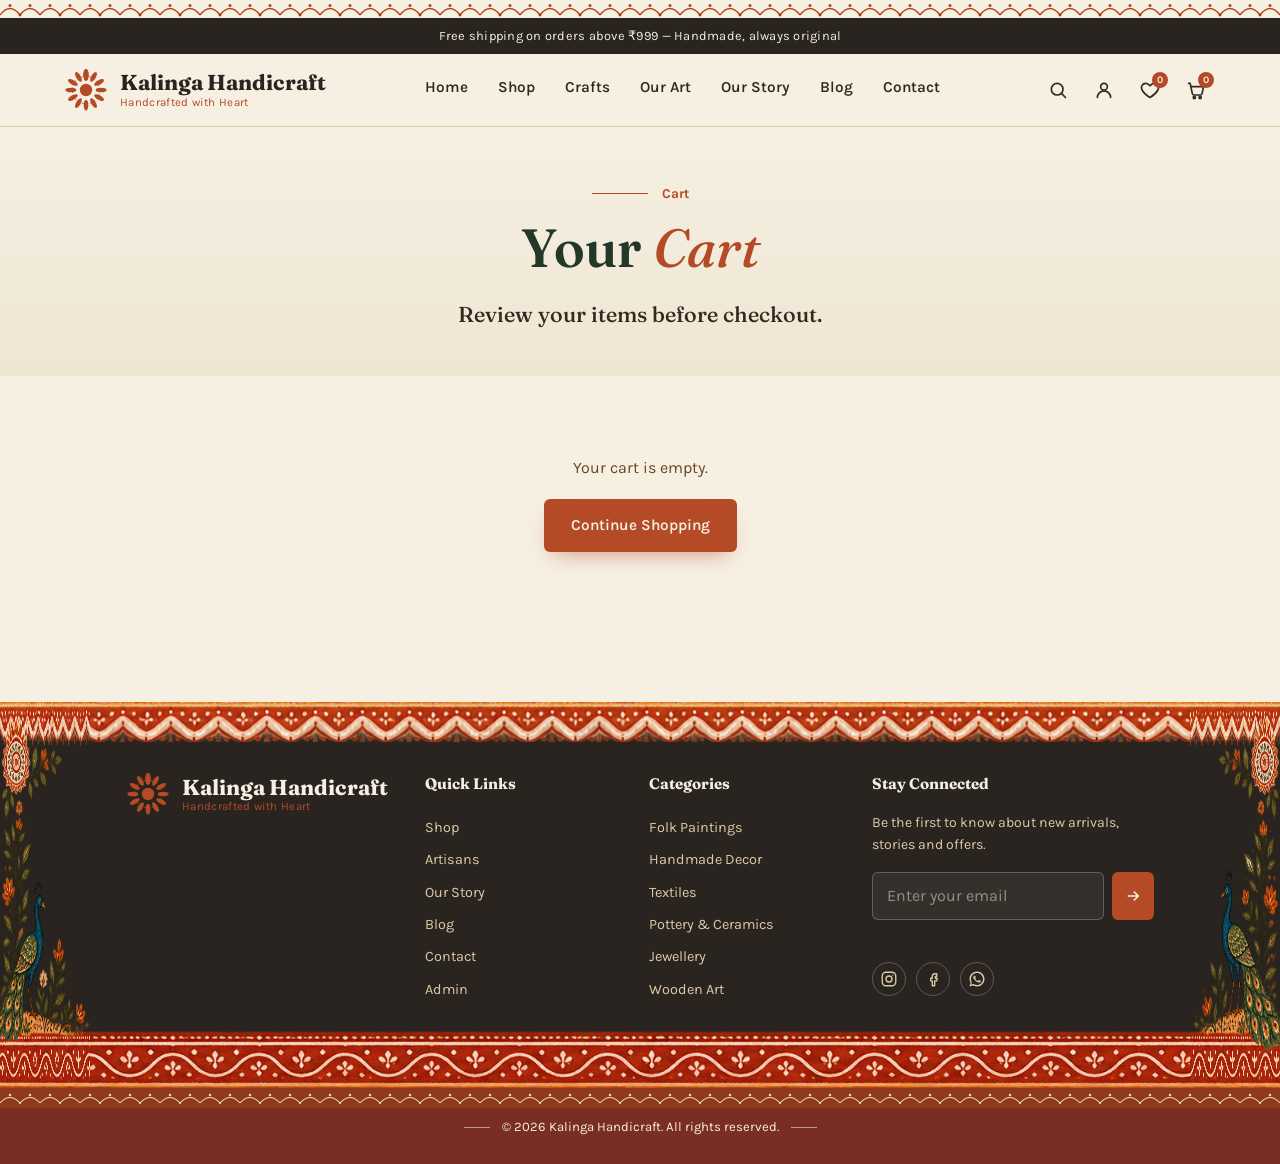
<file: cart.html>
<!DOCTYPE html>
<html lang="en">
<head>
<meta charset="UTF-8">
<meta name="viewport" content="width=device-width, initial-scale=1.0">
<title>Your Cart — Kalinga Handicraft</title>
<meta name="description" content="Review items in your Kalinga Handicraft cart before checkout.">
<link rel="preconnect" href="https://fonts.googleapis.com">
<link rel="preconnect" href="https://fonts.gstatic.com" crossorigin>
<link href="https://fonts.googleapis.com/css2?family=Fraunces:ital,opsz,wght@0,9..144,400;0,9..144,500;0,9..144,600;0,9..144,700;1,9..144,500&family=Karla:wght@400;500;600;700&display=swap" rel="stylesheet">
<link rel="stylesheet" href="styles.css">
</head>
<body>

<!-- ============ ORNAMENTAL TOP BORDER ============ -->
<div class="deco-strip deco-strip--top" aria-hidden="true"></div>

<!-- ============ TOP UTILITY STRIP ============ -->
<div class="topbar">
  <p>Free shipping on orders above ₹999 — Handmade, always original</p>
</div>

<!-- ============ HEADER ============ -->
<header class="site-header" id="siteHeader">
  <div class="wrap header-row">
    <a href="index.html" class="brand">
      <span class="brand-mark" aria-hidden="true">
        <svg viewBox="0 0 64 64"><use href="#motif-sun"></use></svg>
      </span>
      <span class="brand-text">
        <strong>Kalinga Handicraft</strong>
        <em>Handcrafted with Heart</em>
      </span>
    </a>

    <nav class="main-nav" id="mainNav" aria-label="Primary">
      <a href="index.html">Home</a>
      <a href="shop.html">Shop</a>
      <a href="crafts.html">Crafts</a>
      <a href="our-art.html">Our Art</a>
      <a href="our-story.html">Our Story</a>
      <a href="blog.html">Blog</a>
      <a href="contact.html">Contact</a>
    </nav>

    <div class="header-actions">
      <button class="icon-btn" id="searchToggle" aria-label="Search" aria-expanded="false">
        <svg viewBox="0 0 24 24"><circle cx="11" cy="11" r="7"/><line x1="21" y1="21" x2="16.4" y2="16.4"/></svg>
      </button>
      <a class="icon-btn" href="login.html" aria-label="Account"><svg viewBox="0 0 24 24"><circle cx="12" cy="8" r="4"/><path d="M4 21c0-4.4 3.6-8 8-8s8 3.6 8 8"/></svg></a>
      <a class="icon-btn wish-header-btn" id="wishBtn" href="wishlist.html" aria-label="Wishlist, 0 items"><svg viewBox="0 0 24 24"><path d="M12 21s-7-4.35-9.5-9C.5 8 3 4 7 4c2 0 3.5 1 5 3 1.5-2 3-3 5-3 4 0 6.5 4 4.5 8-2.5 4.65-9.5 9-9.5 9z"/></svg><span class="wish-count" id="wishCount">0</span></a>
      <a class="icon-btn cart-btn" id="cartBtn" href="cart.html" aria-label="Cart, 0 items"><svg viewBox="0 0 24 24"><path d="M3 4h2l2.6 12.4a2 2 0 0 0 2 1.6h7.7a2 2 0 0 0 2-1.6L21 8H6"/><circle cx="10" cy="21" r="1.3"/><circle cx="17" cy="21" r="1.3"/></svg>
        <span class="cart-count" id="cartCount">0</span></a>
      <button class="hamburger" id="hamburger" aria-label="Open menu" aria-expanded="false">
        <span></span><span></span><span></span>
      </button>
    </div>
  </div>

  </div>

  <div class="search-panel" id="searchPanel">
    <div class="wrap">
      <form id="searchForm">
        <input type="search" placeholder="Search for pottery, textiles, jewellery…" aria-label="Search products" autocomplete="off">
        <button type="submit">Search</button>
      </form>
    </div>
  </div>
</header>

<section class="page-hero">
  <div class="wrap page-hero-grid" style="grid-template-columns:1fr;text-align:center;">
    <div class="page-hero-copy" style="margin:0 auto;">
      <div class="page-hero-kicker" style="justify-content:center;"><span class="rule" aria-hidden="true"></span><span>Cart</span></div>
      <h1>Your <em>Cart</em></h1>
      <h2 style="margin-inline:auto;">Review your items before checkout.</h2>
    </div>
  </div>
</section>

<section class="cart-section">
  <div class="wrap">
    <div id="cartEmpty" class="cart-empty" style="display:none;">
      <p>Your cart is empty.</p>
      <a href="shop.html" class="btn btn-primary">Continue Shopping</a>
    </div>

    <div id="cartFilled" class="cart-layout">
      <table class="cart-table">
        <thead><tr><th>Product</th><th>Price</th><th>Qty</th><th>Total</th><th></th></tr></thead>
        <tbody id="cartRows"></tbody>
      </table>

      <aside class="cart-summary fx-card">
        <h3>Order Summary</h3>
        <div class="cart-summary-row"><span>Subtotal</span><span id="cartSubtotal">₹0</span></div>
        <div class="cart-summary-row"><span>Shipping</span><span id="cartShipping">Free</span></div>
        <div class="cart-summary-row cart-summary-total"><span>Total</span><span id="cartTotal">₹0</span></div>
        <button type="button" class="btn btn-primary" id="checkoutBtn" style="width:100%;justify-content:center;">Checkout</button>
        <a href="shop.html" class="cart-continue">&larr; Continue Shopping</a>
      </aside>
    </div>
  </div>
</section>


<!-- ============ NEWSLETTER + FOOTER ============ -->

<footer class="site-footer" id="footer">
  <div class="footer-frame">
  <div class="footer-grid">
    <div class="footer-brand">
      <a href="index.html" class="brand">
        <span class="brand-mark" aria-hidden="true"><svg viewBox="0 0 64 64"><use href="#motif-sun"></use></svg></span>
        <span class="brand-text"><strong>Kalinga Handicraft</strong><em>Handcrafted with Heart</em></span>
      </a>
    </div>

    <nav class="footer-col" aria-label="Quick links">
      <h5>Quick Links</h5>
      <a href="shop.html">Shop</a>
      <a href="our-story.html">Artisans</a>
      <a href="our-story.html">Our Story</a>
      <a href="blog.html">Blog</a>
      <a href="contact.html">Contact</a>
      <a href="admin.html">Admin</a>
    </nav>

    <nav class="footer-col" aria-label="Categories">
      <h5>Categories</h5>
      <a href="shop.html?cat=Folk%20Paintings">Folk Paintings</a>
      <a href="shop.html?cat=Handmade%20Decor">Handmade Decor</a>
      <a href="shop.html?cat=Textiles">Textiles</a>
      <a href="shop.html?cat=Pottery%20%26%20Ceramics">Pottery &amp; Ceramics</a>
      <a href="shop.html?cat=Jewellery">Jewellery</a>
      <a href="shop.html?cat=Wooden%20Art">Wooden Art</a>
    </nav>

    <div class="footer-col footer-newsletter">
      <h5>Stay Connected</h5>
      <p>Be the first to know about new arrivals, stories and offers.</p>
      <form id="newsletterForm">
        <input type="email" required placeholder="Enter your email" aria-label="Email address">
        <button type="submit" aria-label="Subscribe">
          <svg viewBox="0 0 24 24"><path d="M5 12h14M13 6l6 6-6 6"/></svg>
        </button>
      </form>
      <p class="form-note" id="newsletterNote" role="status"></p>
      <div class="socials">
        <a href="https://instagram.com/kalingahandicraft" target="_blank" rel="noopener" aria-label="Instagram">
          <svg viewBox="0 0 24 24" fill="none" stroke="currentColor" stroke-width="1.8" stroke-linecap="round" stroke-linejoin="round" aria-hidden="true"><rect x="3" y="3" width="18" height="18" rx="5"/><circle cx="12" cy="12" r="4"/><circle cx="17.2" cy="6.8" r="0.9" fill="currentColor" stroke="none"/></svg>
        </a>
        <a href="https://facebook.com/kalingahandicraft" target="_blank" rel="noopener" aria-label="Facebook">
          <svg viewBox="0 0 24 24" fill="none" stroke="currentColor" stroke-width="1.8" stroke-linecap="round" stroke-linejoin="round" aria-hidden="true"><path d="M15 8.5h2V5h-2.3C12.6 5 11 6.6 11 8.8V11H9v3.5h2V21h3.2v-6.5H17l.6-3.5h-2.4V9.2c0-.5.4-.7.8-.7z"/></svg>
        </a>
        <a href="https://wa.me/919999999999" target="_blank" rel="noopener" aria-label="WhatsApp">
          <svg viewBox="0 0 24 24" fill="currentColor" aria-hidden="true"><path d="M12 2C6.48 2 2 6.48 2 12c0 1.85.5 3.58 1.36 5.07L2 22l5.08-1.33A9.94 9.94 0 0 0 12 22c5.52 0 10-4.48 10-10S17.52 2 12 2zm0 18c-1.6 0-3.1-.43-4.4-1.18l-.31-.19-3.02.79.8-2.94-.2-.3A7.95 7.95 0 0 1 4 12c0-4.41 3.59-8 8-8s8 3.59 8 8-3.59 8-8 8zm4.4-5.9c-.24-.12-1.43-.7-1.65-.79-.22-.08-.38-.12-.54.12-.16.24-.62.79-.76.95-.14.16-.28.18-.52.06-.24-.12-1.01-.37-1.93-1.19-.71-.63-1.19-1.42-1.33-1.66-.14-.24-.01-.37.11-.49.11-.11.24-.28.36-.42.12-.14.16-.24.24-.4.08-.16.04-.3-.02-.42-.06-.12-.54-1.3-.74-1.78-.19-.46-.39-.4-.54-.41h-.46c-.16 0-.42.06-.64.3-.22.24-.84.82-.84 2s.86 2.32.98 2.48c.12.16 1.7 2.6 4.13 3.64.58.25 1.03.4 1.38.51.58.18 1.11.16 1.53.1.47-.07 1.43-.58 1.63-1.15.2-.57.2-1.05.14-1.15-.06-.1-.22-.16-.46-.28z"/></svg>
        </a>
      </div>
    </div>
  </div>
  </div>

  <div class="footer-bottom">
    <p>© 2026 Kalinga Handicraft. All rights reserved.</p>
  </div>
</footer>

<!-- Toast for cart / actions -->
<div class="toast" id="toast" role="status" aria-live="polite"></div>

<!-- ============ SVG SYMBOL DEFS (shared motifs) ============ -->
<svg width="0" height="0" style="position:absolute" aria-hidden="true">
  <defs>
    <symbol id="motif-sun" viewBox="0 0 64 64">
      <circle cx="32" cy="32" r="9" fill="currentColor"/>
      <g fill="currentColor">
        <g id="petalgroup">
          <ellipse cx="32" cy="10" rx="4" ry="9"/>
        </g>
      </g>
      <g fill="currentColor">
        <ellipse cx="32" cy="10" rx="3.4" ry="8"/>
        <ellipse cx="32" cy="10" rx="3.4" ry="8" transform="rotate(30 32 32)"/>
        <ellipse cx="32" cy="10" rx="3.4" ry="8" transform="rotate(60 32 32)"/>
        <ellipse cx="32" cy="10" rx="3.4" ry="8" transform="rotate(90 32 32)"/>
        <ellipse cx="32" cy="10" rx="3.4" ry="8" transform="rotate(120 32 32)"/>
        <ellipse cx="32" cy="10" rx="3.4" ry="8" transform="rotate(150 32 32)"/>
        <ellipse cx="32" cy="10" rx="3.4" ry="8" transform="rotate(180 32 32)"/>
        <ellipse cx="32" cy="10" rx="3.4" ry="8" transform="rotate(210 32 32)"/>
        <ellipse cx="32" cy="10" rx="3.4" ry="8" transform="rotate(240 32 32)"/>
        <ellipse cx="32" cy="10" rx="3.4" ry="8" transform="rotate(270 32 32)"/>
        <ellipse cx="32" cy="10" rx="3.4" ry="8" transform="rotate(300 32 32)"/>
        <ellipse cx="32" cy="10" rx="3.4" ry="8" transform="rotate(330 32 32)"/>
      </g>
      <circle cx="32" cy="32" r="20" fill="none" stroke="currentColor" stroke-width="1.4" stroke-dasharray="2.4 3.4"/>
    </symbol>

    <symbol id="motif-divider" viewBox="0 0 200 14">
      <line x1="0" y1="7" x2="70" y2="7" stroke="currentColor" stroke-width="2"/>
      <circle cx="85" cy="7" r="4" fill="currentColor"/>
      <circle cx="100" cy="7" r="5.5" fill="none" stroke="currentColor" stroke-width="1.6"/>
      <circle cx="115" cy="7" r="4" fill="currentColor"/>
      <line x1="130" y1="7" x2="200" y2="7" stroke="currentColor" stroke-width="2"/>
    </symbol>

    <symbol id="motif-flourish" viewBox="0 0 40 14">
      <line x1="0" y1="7" x2="26" y2="7" stroke="currentColor" stroke-width="1.6"/>
      <path d="M26 7 q6 -7 12 0 q-6 7 -12 0Z" fill="currentColor"/>
    </symbol>
  </defs>
</svg>

<script src="script.js"></script>
<script src="cart.js"></script>
<script src="wishlist.js"></script>
<script src="cartpage.js"></script>
</body>
</html>
</file>
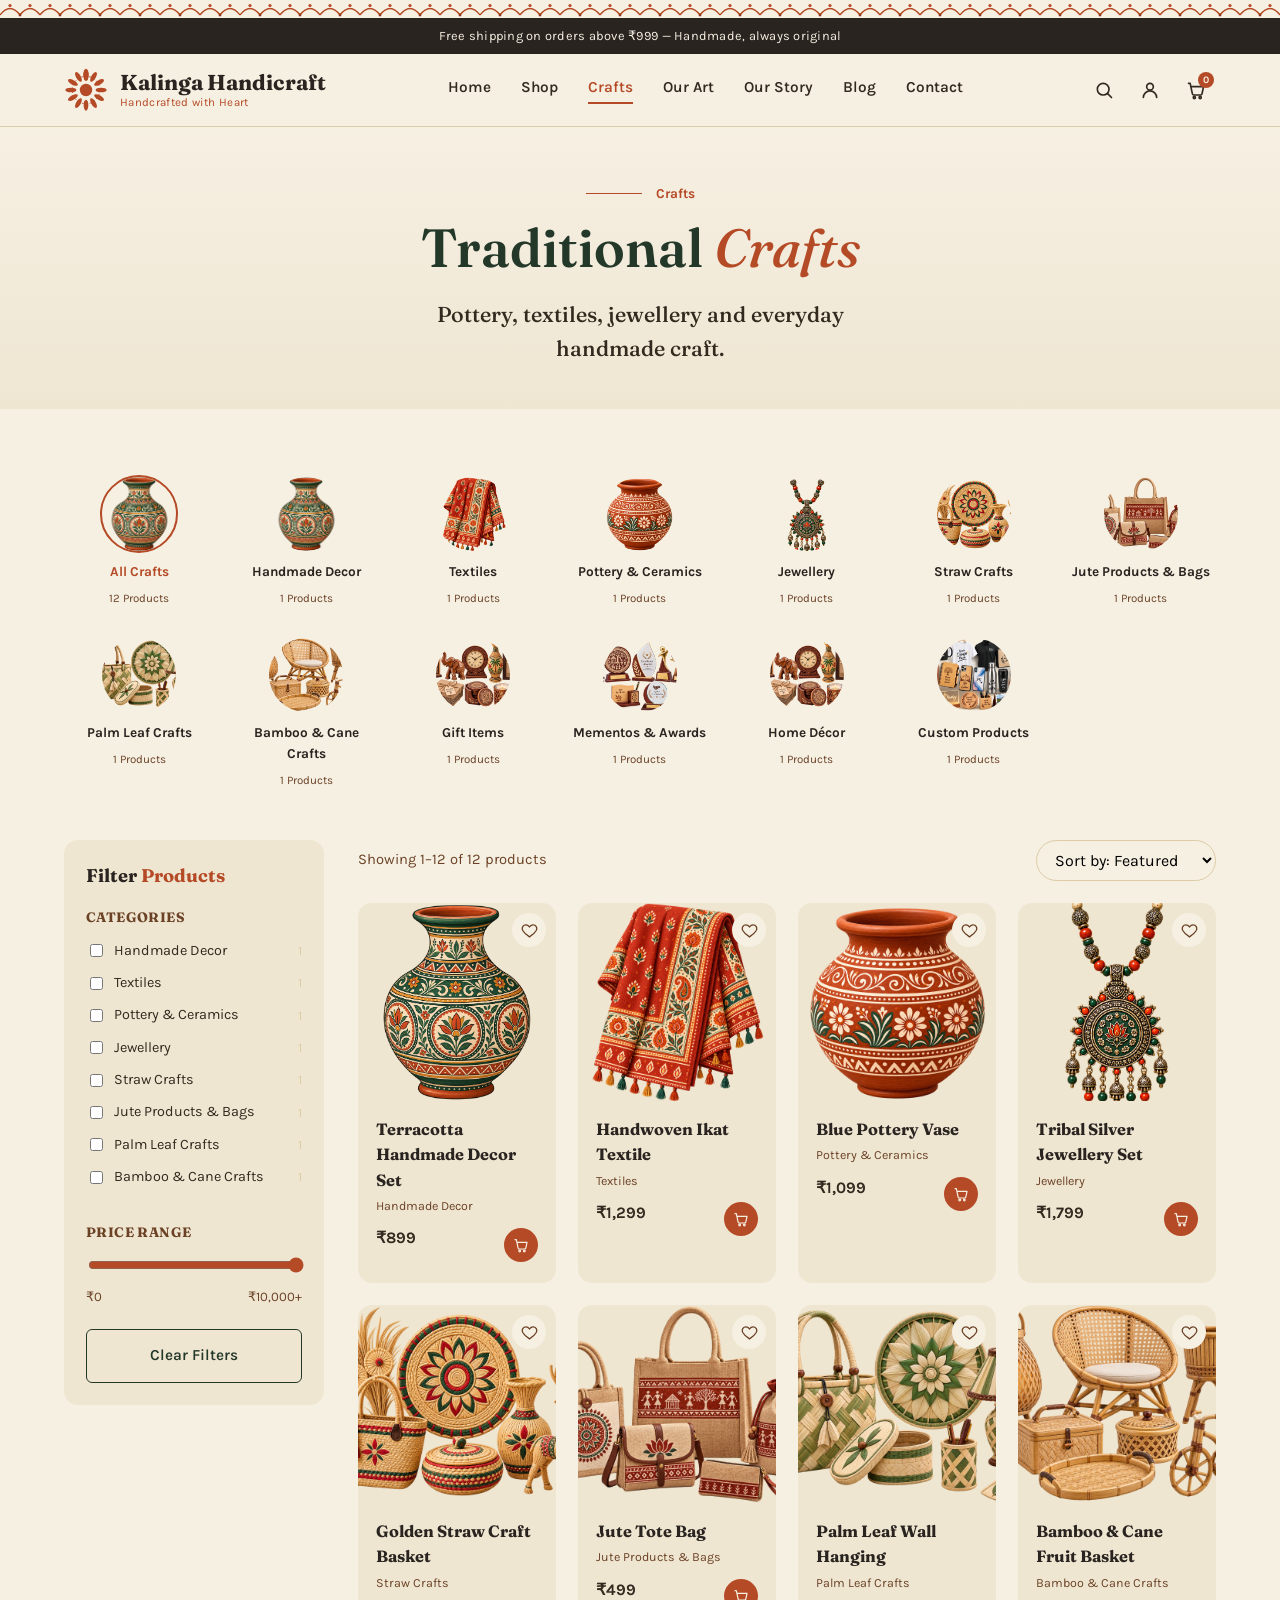
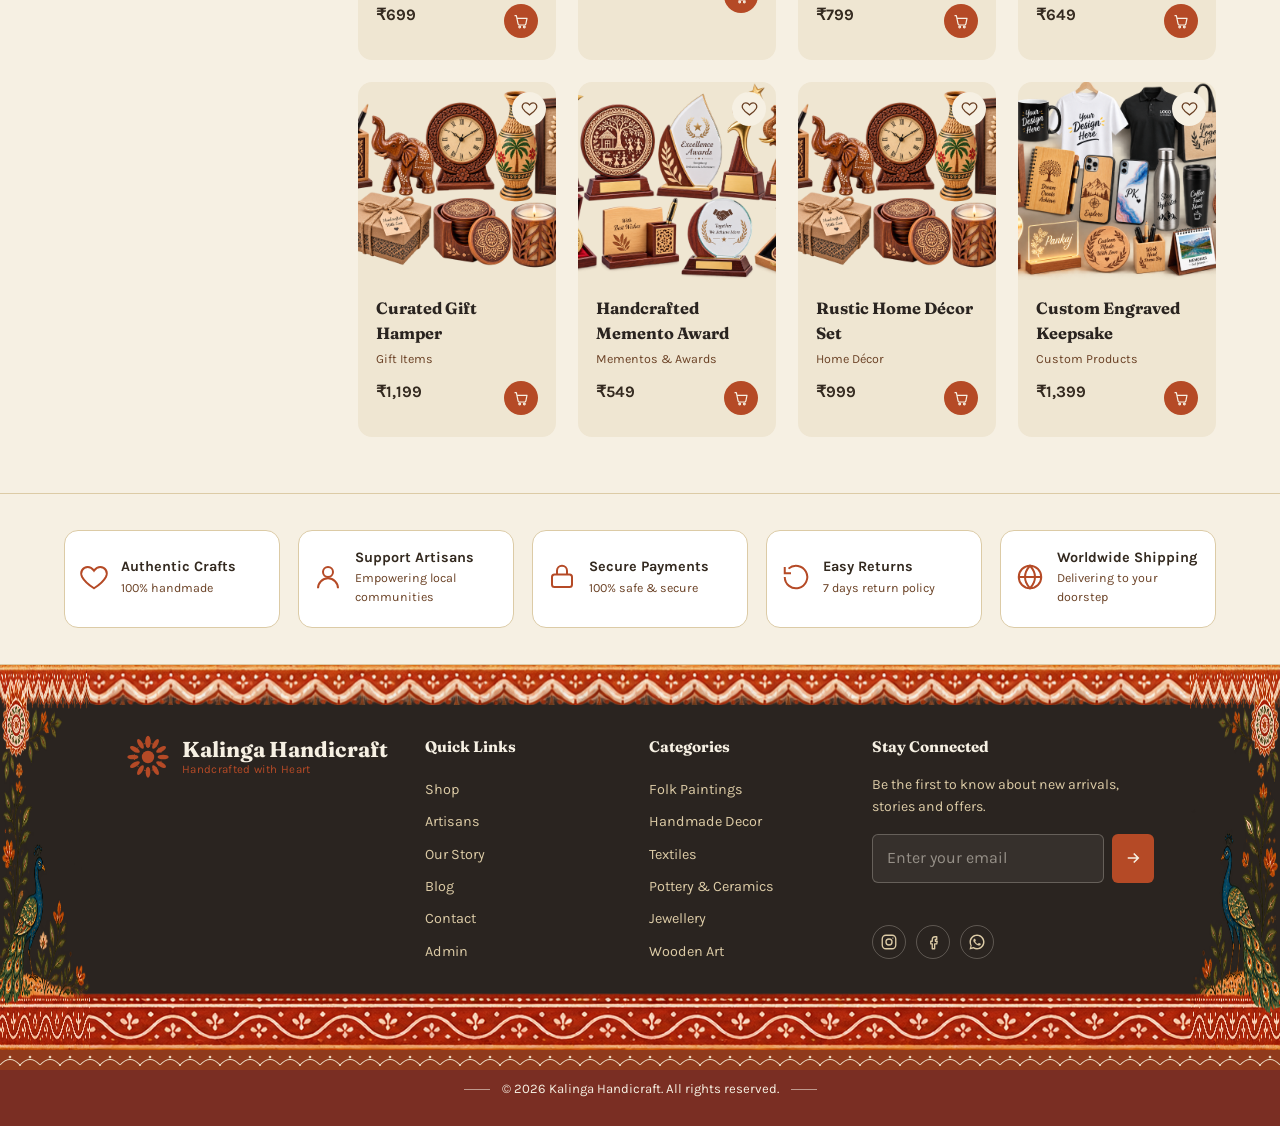
<file: crafts.html>
<!DOCTYPE html>
<html lang="en">
<head>
<meta charset="UTF-8">
<meta name="viewport" content="width=device-width, initial-scale=1.0">
<title>Crafts — Kalinga Handicraft | Handcrafted with Heart</title>
<meta name="description" content="Explore pottery, textiles, jewellery and more handcrafted goods from Kalinga Handicraft.">
<link rel="preconnect" href="https://fonts.googleapis.com">
<link rel="preconnect" href="https://fonts.gstatic.com" crossorigin>
<link href="https://fonts.googleapis.com/css2?family=Fraunces:ital,opsz,wght@0,9..144,400;0,9..144,500;0,9..144,600;0,9..144,700;1,9..144,500&family=Karla:wght@400;500;600;700&display=swap" rel="stylesheet">
<link rel="stylesheet" href="styles.css">
</head>
<body>

<!-- ============ ORNAMENTAL TOP BORDER ============ -->
<div class="deco-strip deco-strip--top" aria-hidden="true"></div>

<!-- ============ TOP UTILITY STRIP ============ -->
<div class="topbar">
  <p>Free shipping on orders above ₹999 — Handmade, always original</p>
</div>

<!-- ============ HEADER ============ -->
<header class="site-header" id="siteHeader">
  <div class="wrap header-row">
    <a href="index.html" class="brand">
      <span class="brand-mark" aria-hidden="true">
        <svg viewBox="0 0 64 64"><use href="#motif-sun"></use></svg>
      </span>
      <span class="brand-text">
        <strong>Kalinga Handicraft</strong>
        <em>Handcrafted with Heart</em>
      </span>
    </a>

    <nav class="main-nav" id="mainNav" aria-label="Primary">
      <a href="index.html">Home</a>
      <a href="shop.html">Shop</a>
      <a href="crafts.html" class="active">Crafts</a>
      <a href="our-art.html">Our Art</a>
      <a href="our-story.html">Our Story</a>
      <a href="blog.html">Blog</a>
      <a href="contact.html">Contact</a>
    </nav>

    <div class="header-actions">
      <button class="icon-btn" id="searchToggle" aria-label="Search" aria-expanded="false">
        <svg viewBox="0 0 24 24"><circle cx="11" cy="11" r="7"/><line x1="21" y1="21" x2="16.4" y2="16.4"/></svg>
      </button>
      <a class="icon-btn" href="login.html" aria-label="Account">
        <svg viewBox="0 0 24 24"><circle cx="12" cy="8" r="4"/><path d="M4 21c0-4.4 3.6-8 8-8s8 3.6 8 8"/></svg>
      </a>
      <a class="icon-btn cart-btn" id="cartBtn" href="cart.html" aria-label="Cart, 0 items">
        <svg viewBox="0 0 24 24"><path d="M3 4h2l2.6 12.4a2 2 0 0 0 2 1.6h7.7a2 2 0 0 0 2-1.6L21 8H6"/><circle cx="10" cy="21" r="1.3"/><circle cx="17" cy="21" r="1.3"/></svg>
        <span class="cart-count" id="cartCount">0</span>
      </a>
      <button class="hamburger" id="hamburger" aria-label="Open menu" aria-expanded="false">
        <span></span><span></span><span></span>
      </button>
    </div>
  </div>

  </div>

  <div class="search-panel" id="searchPanel">
    <div class="wrap">
      <form id="searchForm">
        <input type="search" placeholder="Search for pottery, textiles, jewellery…" aria-label="Search products" autocomplete="off">
        <button type="submit">Search</button>
      </form>
    </div>
  </div>
</header>


<section class="page-hero">
  <div class="wrap page-hero-grid" style="grid-template-columns:1fr;text-align:center;">
    <div class="page-hero-copy" style="margin:0 auto;">
      <div class="page-hero-kicker" style="justify-content:center;"><span class="rule" aria-hidden="true"></span><span>Crafts</span></div>
      <h1>Traditional <em>Crafts</em></h1>
      <h2 style="margin-inline:auto;">Pottery, textiles, jewellery and everyday handmade craft.</h2>
    </div>
  </div>
</section>

<section class="shop-section">
  <div class="wrap">
    <div class="category-strip" id="categoryStrip"></div>

    <div class="shop-layout">
      <aside class="shop-sidebar">
        <div class="filter-panel">
          <h3>Filter <em>Products</em></h3>

          <div class="filter-group">
            <h4>Categories</h4>
            <div id="categoryFilters" class="filter-checklist"></div>
          </div>

          <div class="filter-group">
            <h4>Price Range</h4>
            <input type="range" id="priceRange" class="price-slider" min="0" max="10000" step="100" value="10000">
            <div class="price-range-labels"><span>₹0</span><span id="priceRangeVal">₹10,000+</span></div>
          </div>

          <button type="button" class="btn btn-outline" id="clearFilters" style="width:100%;justify-content:center;">Clear Filters</button>
        </div>
      </aside>

      <div class="shop-main">
        <div class="shop-toolbar">
          <p id="resultCount" class="shop-result-count"></p>
          <select id="sortSelect" class="sort-select">
            <option value="featured">Sort by: Featured</option>
            <option value="price-asc">Price: Low to High</option>
            <option value="price-desc">Price: High to Low</option>
            <option value="name-asc">Name: A&ndash;Z</option>
          </select>
        </div>
        <div class="product-grid" id="productGrid" data-type="craft"></div>
        <div class="pagination" id="pagination"></div>
      </div>
    </div>
  </div>
</section>

<section class="trust-cards">
  <div class="wrap trust-cards-grid">
    <div class="trust-card">
      <svg viewBox="0 0 24 24" fill="none" stroke="currentColor" stroke-width="1.6"><path d="M12 21s-7-4.35-9.5-9C.5 8 3 4 7 4c2 0 3.5 1 5 3 1.5-2 3-3 5-3 4 0 6.5 4 4.5 8-2.5 4.65-9.5 9-9.5 9z"/></svg>
      <div><strong>Authentic Crafts</strong><span>100% handmade</span></div>
    </div>
    <div class="trust-card">
      <svg viewBox="0 0 24 24" fill="none" stroke="currentColor" stroke-width="1.6"><circle cx="12" cy="8" r="4"/><path d="M4 21c0-4.4 3.6-8 8-8s8 3.6 8 8"/></svg>
      <div><strong>Support Artisans</strong><span>Empowering local communities</span></div>
    </div>
    <div class="trust-card">
      <svg viewBox="0 0 24 24" fill="none" stroke="currentColor" stroke-width="1.6"><rect x="4" y="10" width="16" height="10" rx="2"/><path d="M8 10V7a4 4 0 0 1 8 0v3"/></svg>
      <div><strong>Secure Payments</strong><span>100% safe &amp; secure</span></div>
    </div>
    <div class="trust-card">
      <svg viewBox="0 0 24 24" fill="none" stroke="currentColor" stroke-width="1.6"><path d="M3 12a9 9 0 1 0 3-6.7M3 4v5h5"/></svg>
      <div><strong>Easy Returns</strong><span>7 days return policy</span></div>
    </div>
    <div class="trust-card">
      <svg viewBox="0 0 24 24" fill="none" stroke="currentColor" stroke-width="1.6"><circle cx="12" cy="12" r="9"/><path d="M3 12h18M12 3c2.5 2.7 4 6 4 9s-1.5 6.3-4 9c-2.5-2.7-4-6-4-9s1.5-6.3 4-9z"/></svg>
      <div><strong>Worldwide Shipping</strong><span>Delivering to your doorstep</span></div>
    </div>
  </div>
</section>

<!-- ============ NEWSLETTER + FOOTER ============ -->

<footer class="site-footer" id="footer">
  <div class="footer-frame">
  <div class="footer-grid">
    <div class="footer-brand">
      <a href="index.html" class="brand">
        <span class="brand-mark" aria-hidden="true"><svg viewBox="0 0 64 64"><use href="#motif-sun"></use></svg></span>
        <span class="brand-text"><strong>Kalinga Handicraft</strong><em>Handcrafted with Heart</em></span>
      </a>
    </div>

    <nav class="footer-col" aria-label="Quick links">
      <h5>Quick Links</h5>
      <a href="shop.html">Shop</a>
      <a href="our-story.html">Artisans</a>
      <a href="our-story.html">Our Story</a>
      <a href="#">Blog</a>
      <a href="#">Contact</a>
      <a href="admin.html">Admin</a>
    </nav>

    <nav class="footer-col" aria-label="Categories">
      <h5>Categories</h5>
      <a href="shop.html?cat=Folk%20Paintings">Folk Paintings</a>
      <a href="shop.html?cat=Handmade%20Decor">Handmade Decor</a>
      <a href="shop.html?cat=Textiles">Textiles</a>
      <a href="shop.html?cat=Pottery%20%26%20Ceramics">Pottery &amp; Ceramics</a>
      <a href="shop.html?cat=Jewellery">Jewellery</a>
      <a href="shop.html?cat=Wooden%20Art">Wooden Art</a>
    </nav>

    <div class="footer-col footer-newsletter">
      <h5>Stay Connected</h5>
      <p>Be the first to know about new arrivals, stories and offers.</p>
      <form id="newsletterForm">
        <input type="email" required placeholder="Enter your email" aria-label="Email address">
        <button type="submit" aria-label="Subscribe">
          <svg viewBox="0 0 24 24"><path d="M5 12h14M13 6l6 6-6 6"/></svg>
        </button>
      </form>
      <p class="form-note" id="newsletterNote" role="status"></p>
      <div class="socials">
        <a href="https://instagram.com/kalingahandicraft" target="_blank" rel="noopener" aria-label="Instagram">
          <svg viewBox="0 0 24 24" fill="none" stroke="currentColor" stroke-width="1.8" stroke-linecap="round" stroke-linejoin="round" aria-hidden="true"><rect x="3" y="3" width="18" height="18" rx="5"/><circle cx="12" cy="12" r="4"/><circle cx="17.2" cy="6.8" r="0.9" fill="currentColor" stroke="none"/></svg>
        </a>
        <a href="https://facebook.com/kalingahandicraft" target="_blank" rel="noopener" aria-label="Facebook">
          <svg viewBox="0 0 24 24" fill="none" stroke="currentColor" stroke-width="1.8" stroke-linecap="round" stroke-linejoin="round" aria-hidden="true"><path d="M15 8.5h2V5h-2.3C12.6 5 11 6.6 11 8.8V11H9v3.5h2V21h3.2v-6.5H17l.6-3.5h-2.4V9.2c0-.5.4-.7.8-.7z"/></svg>
        </a>
        <a href="https://wa.me/919999999999" target="_blank" rel="noopener" aria-label="WhatsApp">
          <svg viewBox="0 0 24 24" fill="currentColor" aria-hidden="true"><path d="M12 2C6.48 2 2 6.48 2 12c0 1.85.5 3.58 1.36 5.07L2 22l5.08-1.33A9.94 9.94 0 0 0 12 22c5.52 0 10-4.48 10-10S17.52 2 12 2zm0 18c-1.6 0-3.1-.43-4.4-1.18l-.31-.19-3.02.79.8-2.94-.2-.3A7.95 7.95 0 0 1 4 12c0-4.41 3.59-8 8-8s8 3.59 8 8-3.59 8-8 8zm4.4-5.9c-.24-.12-1.43-.7-1.65-.79-.22-.08-.38-.12-.54.12-.16.24-.62.79-.76.95-.14.16-.28.18-.52.06-.24-.12-1.01-.37-1.93-1.19-.71-.63-1.19-1.42-1.33-1.66-.14-.24-.01-.37.11-.49.11-.11.24-.28.36-.42.12-.14.16-.24.24-.4.08-.16.04-.3-.02-.42-.06-.12-.54-1.3-.74-1.78-.19-.46-.39-.4-.54-.41h-.46c-.16 0-.42.06-.64.3-.22.24-.84.82-.84 2s.86 2.32.98 2.48c.12.16 1.7 2.6 4.13 3.64.58.25 1.03.4 1.38.51.58.18 1.11.16 1.53.1.47-.07 1.43-.58 1.63-1.15.2-.57.2-1.05.14-1.15-.06-.1-.22-.16-.46-.28z"/></svg>
        </a>
      </div>
    </div>
  </div>
  </div>

  <div class="footer-bottom">
    <p>© 2026 Kalinga Handicraft. All rights reserved.</p>
  </div>
</footer>

<!-- Toast for cart / actions -->
<div class="toast" id="toast" role="status" aria-live="polite"></div>

<!-- ============ SVG SYMBOL DEFS (shared motifs) ============ -->
<svg width="0" height="0" style="position:absolute" aria-hidden="true">
  <defs>
    <symbol id="motif-sun" viewBox="0 0 64 64">
      <circle cx="32" cy="32" r="9" fill="currentColor"/>
      <g fill="currentColor">
        <g id="petalgroup">
          <ellipse cx="32" cy="10" rx="4" ry="9"/>
        </g>
      </g>
      <g fill="currentColor">
        <ellipse cx="32" cy="10" rx="3.4" ry="8"/>
        <ellipse cx="32" cy="10" rx="3.4" ry="8" transform="rotate(30 32 32)"/>
        <ellipse cx="32" cy="10" rx="3.4" ry="8" transform="rotate(60 32 32)"/>
        <ellipse cx="32" cy="10" rx="3.4" ry="8" transform="rotate(90 32 32)"/>
        <ellipse cx="32" cy="10" rx="3.4" ry="8" transform="rotate(120 32 32)"/>
        <ellipse cx="32" cy="10" rx="3.4" ry="8" transform="rotate(150 32 32)"/>
        <ellipse cx="32" cy="10" rx="3.4" ry="8" transform="rotate(180 32 32)"/>
        <ellipse cx="32" cy="10" rx="3.4" ry="8" transform="rotate(210 32 32)"/>
        <ellipse cx="32" cy="10" rx="3.4" ry="8" transform="rotate(240 32 32)"/>
        <ellipse cx="32" cy="10" rx="3.4" ry="8" transform="rotate(270 32 32)"/>
        <ellipse cx="32" cy="10" rx="3.4" ry="8" transform="rotate(300 32 32)"/>
        <ellipse cx="32" cy="10" rx="3.4" ry="8" transform="rotate(330 32 32)"/>
      </g>
      <circle cx="32" cy="32" r="20" fill="none" stroke="currentColor" stroke-width="1.4" stroke-dasharray="2.4 3.4"/>
    </symbol>

    <symbol id="motif-divider" viewBox="0 0 200 14">
      <line x1="0" y1="7" x2="70" y2="7" stroke="currentColor" stroke-width="2"/>
      <circle cx="85" cy="7" r="4" fill="currentColor"/>
      <circle cx="100" cy="7" r="5.5" fill="none" stroke="currentColor" stroke-width="1.6"/>
      <circle cx="115" cy="7" r="4" fill="currentColor"/>
      <line x1="130" y1="7" x2="200" y2="7" stroke="currentColor" stroke-width="2"/>
    </symbol>

    <symbol id="motif-flourish" viewBox="0 0 40 14">
      <line x1="0" y1="7" x2="26" y2="7" stroke="currentColor" stroke-width="1.6"/>
      <path d="M26 7 q6 -7 12 0 q-6 7 -12 0Z" fill="currentColor"/>
    </symbol>
  </defs>
</svg>

<script src="script.js"></script>
<script src="cart.js"></script>
<script src="products.js"></script>
<script src="catalog.js"></script>
</body>
</html>
</file>
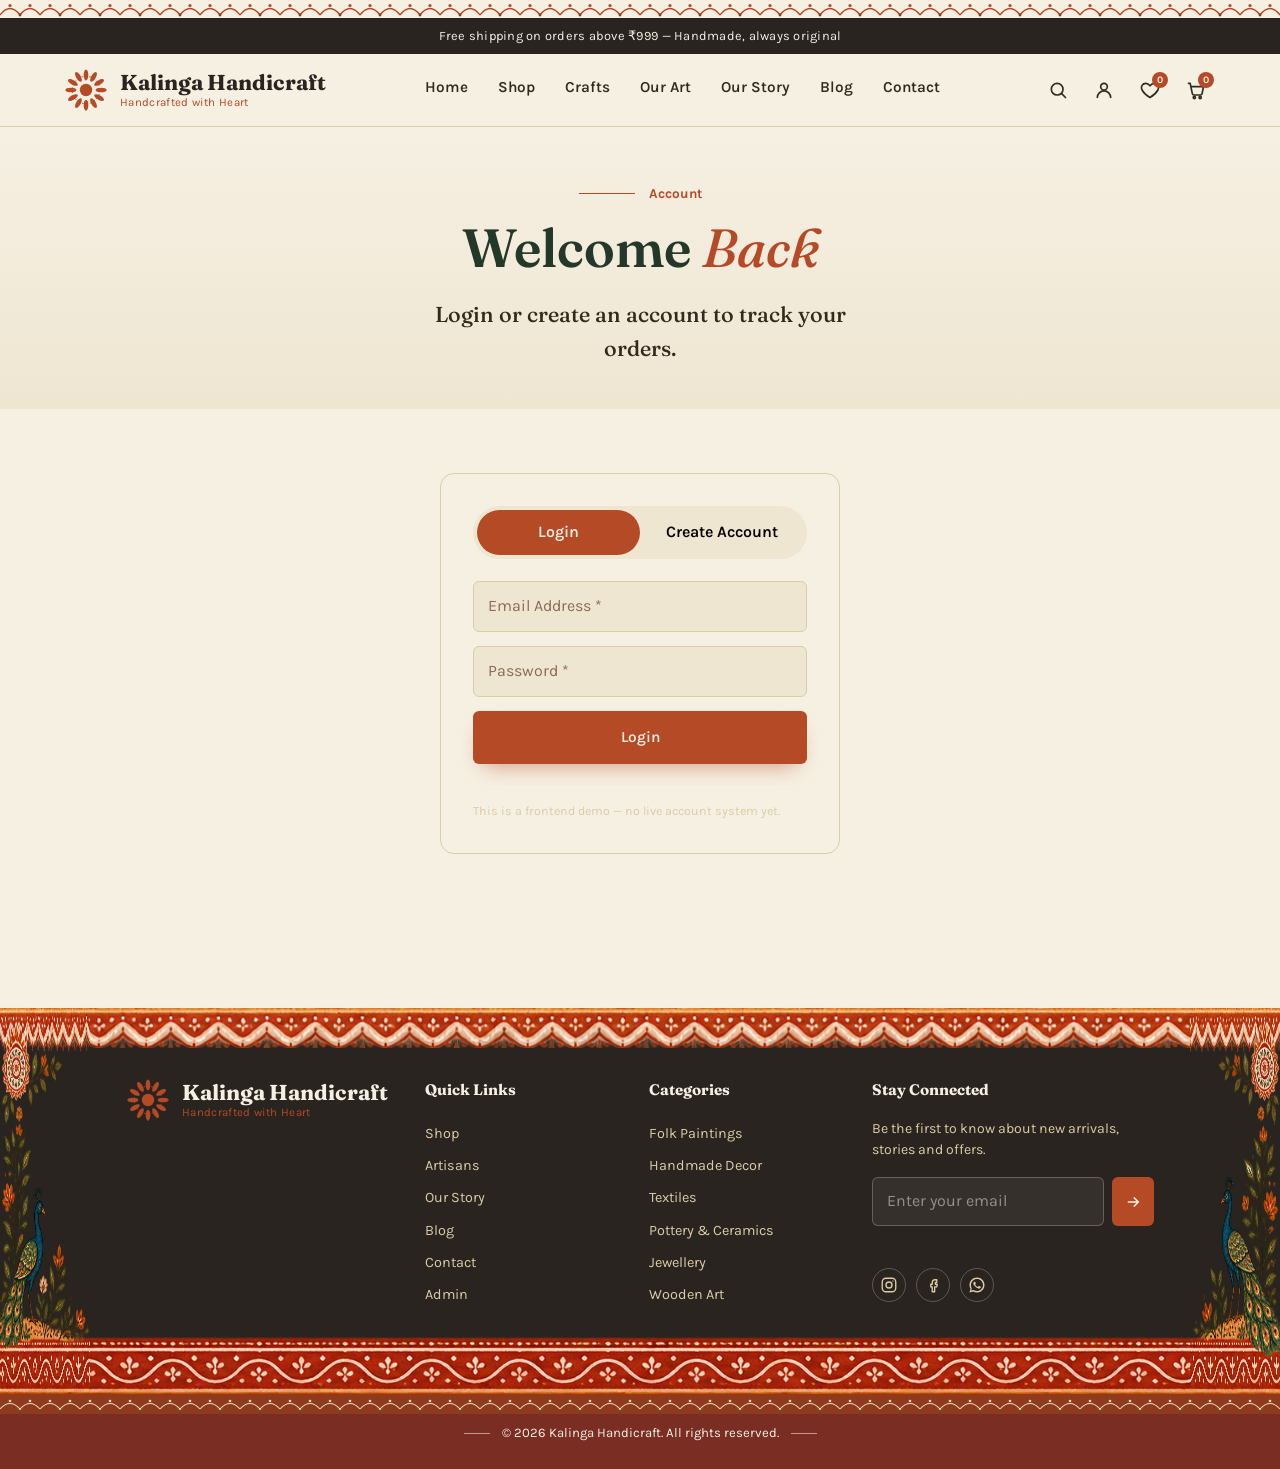
<file: login.html>
<!DOCTYPE html>
<html lang="en">
<head>
<meta charset="UTF-8">
<meta name="viewport" content="width=device-width, initial-scale=1.0">
<title>Login — Kalinga Handicraft</title>
<meta name="description" content="Login or create an account with Kalinga Handicraft.">
<link rel="preconnect" href="https://fonts.googleapis.com">
<link rel="preconnect" href="https://fonts.gstatic.com" crossorigin>
<link href="https://fonts.googleapis.com/css2?family=Fraunces:ital,opsz,wght@0,9..144,400;0,9..144,500;0,9..144,600;0,9..144,700;1,9..144,500&family=Karla:wght@400;500;600;700&display=swap" rel="stylesheet">
<link rel="stylesheet" href="styles.css">
</head>
<body>

<div class="deco-strip deco-strip--top" aria-hidden="true"></div>

<div class="topbar">
  <p>Free shipping on orders above ₹999 — Handmade, always original</p>
</div>

<header class="site-header" id="siteHeader">
  <div class="wrap header-row">
    <a href="index.html" class="brand">
      <span class="brand-mark" aria-hidden="true">
        <svg viewBox="0 0 64 64"><use href="#motif-sun"></use></svg>
      </span>
      <span class="brand-text">
        <strong>Kalinga Handicraft</strong>
        <em>Handcrafted with Heart</em>
      </span>
    </a>

    <nav class="main-nav" id="mainNav" aria-label="Primary">
      <a href="index.html">Home</a>
      <a href="shop.html">Shop</a>
      <a href="crafts.html">Crafts</a>
      <a href="our-art.html">Our Art</a>
      <a href="our-story.html">Our Story</a>
      <a href="blog.html">Blog</a>
      <a href="contact.html">Contact</a>
    </nav>

    <div class="header-actions">
      <button class="icon-btn" id="searchToggle" aria-label="Search" aria-expanded="false">
        <svg viewBox="0 0 24 24"><circle cx="11" cy="11" r="7"/><line x1="21" y1="21" x2="16.4" y2="16.4"/></svg>
      </button>
      <a class="icon-btn" href="login.html" aria-label="Account">
        <svg viewBox="0 0 24 24"><circle cx="12" cy="8" r="4"/><path d="M4 21c0-4.4 3.6-8 8-8s8 3.6 8 8"/></svg>
      </a>
      <a class="icon-btn wish-header-btn" id="wishBtn" href="wishlist.html" aria-label="Wishlist, 0 items"><svg viewBox="0 0 24 24"><path d="M12 21s-7-4.35-9.5-9C.5 8 3 4 7 4c2 0 3.5 1 5 3 1.5-2 3-3 5-3 4 0 6.5 4 4.5 8-2.5 4.65-9.5 9-9.5 9z"/></svg><span class="wish-count" id="wishCount">0</span></a>
      <a class="icon-btn cart-btn" id="cartBtn" href="cart.html" aria-label="Cart, 0 items">
        <svg viewBox="0 0 24 24"><path d="M3 4h2l2.6 12.4a2 2 0 0 0 2 1.6h7.7a2 2 0 0 0 2-1.6L21 8H6"/><circle cx="10" cy="21" r="1.3"/><circle cx="17" cy="21" r="1.3"/></svg>
        <span class="cart-count" id="cartCount">0</span>
      </a>
      <button class="hamburger" id="hamburger" aria-label="Open menu" aria-expanded="false">
        <span></span><span></span><span></span>
      </button>
    </div>
  </div>

  <div class="search-panel" id="searchPanel">
    <div class="wrap">
      <form id="searchForm">
        <input type="search" placeholder="Search for pottery, textiles, jewellery…" aria-label="Search products" autocomplete="off">
        <button type="submit">Search</button>
      </form>
    </div>
  </div>
</header>

<section class="page-hero">
  <div class="wrap page-hero-grid" style="grid-template-columns:1fr;text-align:center;">
    <div class="page-hero-copy" style="margin:0 auto;">
      <div class="page-hero-kicker" style="justify-content:center;"><span class="rule" aria-hidden="true"></span><span>Account</span></div>
      <h1>Welcome <em>Back</em></h1>
      <h2 style="margin-inline:auto;">Login or create an account to track your orders.</h2>
    </div>
  </div>
</section>

<section class="contact-section">
  <div class="auth-wrap">
    <div class="panel fx-card">
      <div class="auth-tabs">
        <button type="button" class="auth-tab active" data-tab="loginPanel">Login</button>
        <button type="button" class="auth-tab" data-tab="registerPanel">Create Account</button>
      </div>

      <div class="auth-panel active" id="loginPanel">
        <form id="loginForm">
          <input class="field" type="email" name="email" placeholder="Email Address *" required>
          <input class="field" type="password" name="password" placeholder="Password *" required minlength="4">
          <button class="btn btn-primary" type="submit" style="width:100%;justify-content:center;">Login</button>
        </form>
        <p class="auth-msg" id="loginMsg"></p>
        <p class="auth-note">This is a frontend demo — no live account system yet.</p>
      </div>

      <div class="auth-panel" id="registerPanel">
        <form id="registerForm">
          <input class="field" type="text" name="name" placeholder="Full Name *" required>
          <input class="field" type="email" name="email" placeholder="Email Address *" required>
          <input class="field" type="password" name="password" placeholder="Password *" required minlength="4">
          <button class="btn btn-primary" type="submit" style="width:100%;justify-content:center;">Create Account</button>
        </form>
        <p class="auth-msg" id="registerMsg"></p>
        <p class="auth-note">This is a frontend demo — no live account system yet.</p>
      </div>
    </div>
  </div>
</section>


<footer class="site-footer" id="footer">
  <div class="footer-frame">
  <div class="footer-grid">
    <div class="footer-brand">
      <a href="index.html" class="brand">
        <span class="brand-mark" aria-hidden="true"><svg viewBox="0 0 64 64"><use href="#motif-sun"></use></svg></span>
        <span class="brand-text"><strong>Kalinga Handicraft</strong><em>Handcrafted with Heart</em></span>
      </a>
    </div>

    <nav class="footer-col" aria-label="Quick links">
      <h5>Quick Links</h5>
      <a href="shop.html">Shop</a>
      <a href="our-story.html">Artisans</a>
      <a href="our-story.html">Our Story</a>
      <a href="blog.html">Blog</a>
      <a href="contact.html">Contact</a>
      <a href="admin.html">Admin</a>
    </nav>

    <nav class="footer-col" aria-label="Categories">
      <h5>Categories</h5>
      <a href="shop.html?cat=Folk%20Paintings">Folk Paintings</a>
      <a href="shop.html?cat=Handmade%20Decor">Handmade Decor</a>
      <a href="shop.html?cat=Textiles">Textiles</a>
      <a href="shop.html?cat=Pottery%20%26%20Ceramics">Pottery &amp; Ceramics</a>
      <a href="shop.html?cat=Jewellery">Jewellery</a>
      <a href="shop.html?cat=Wooden%20Art">Wooden Art</a>
    </nav>

    <div class="footer-col footer-newsletter">
      <h5>Stay Connected</h5>
      <p>Be the first to know about new arrivals, stories and offers.</p>
      <form id="newsletterForm">
        <input type="email" required placeholder="Enter your email" aria-label="Email address">
        <button type="submit" aria-label="Subscribe">
          <svg viewBox="0 0 24 24"><path d="M5 12h14M13 6l6 6-6 6"/></svg>
        </button>
      </form>
      <p class="form-note" id="newsletterNote" role="status"></p>
      <div class="socials">
        <a href="https://instagram.com/kalingahandicraft" target="_blank" rel="noopener" aria-label="Instagram">
          <svg viewBox="0 0 24 24" fill="none" stroke="currentColor" stroke-width="1.8" stroke-linecap="round" stroke-linejoin="round" aria-hidden="true"><rect x="3" y="3" width="18" height="18" rx="5"/><circle cx="12" cy="12" r="4"/><circle cx="17.2" cy="6.8" r="0.9" fill="currentColor" stroke="none"/></svg>
        </a>
        <a href="https://facebook.com/kalingahandicraft" target="_blank" rel="noopener" aria-label="Facebook">
          <svg viewBox="0 0 24 24" fill="none" stroke="currentColor" stroke-width="1.8" stroke-linecap="round" stroke-linejoin="round" aria-hidden="true"><path d="M15 8.5h2V5h-2.3C12.6 5 11 6.6 11 8.8V11H9v3.5h2V21h3.2v-6.5H17l.6-3.5h-2.4V9.2c0-.5.4-.7.8-.7z"/></svg>
        </a>
        <a href="https://wa.me/919999999999" target="_blank" rel="noopener" aria-label="WhatsApp">
          <svg viewBox="0 0 24 24" fill="currentColor" aria-hidden="true"><path d="M12 2C6.48 2 2 6.48 2 12c0 1.85.5 3.58 1.36 5.07L2 22l5.08-1.33A9.94 9.94 0 0 0 12 22c5.52 0 10-4.48 10-10S17.52 2 12 2zm0 18c-1.6 0-3.1-.43-4.4-1.18l-.31-.19-3.02.79.8-2.94-.2-.3A7.95 7.95 0 0 1 4 12c0-4.41 3.59-8 8-8s8 3.59 8 8-3.59 8-8 8zm4.4-5.9c-.24-.12-1.43-.7-1.65-.79-.22-.08-.38-.12-.54.12-.16.24-.62.79-.76.95-.14.16-.28.18-.52.06-.24-.12-1.01-.37-1.93-1.19-.71-.63-1.19-1.42-1.33-1.66-.14-.24-.01-.37.11-.49.11-.11.24-.28.36-.42.12-.14.16-.24.24-.4.08-.16.04-.3-.02-.42-.06-.12-.54-1.3-.74-1.78-.19-.46-.39-.4-.54-.41h-.46c-.16 0-.42.06-.64.3-.22.24-.84.82-.84 2s.86 2.32.98 2.48c.12.16 1.7 2.6 4.13 3.64.58.25 1.03.4 1.38.51.58.18 1.11.16 1.53.1.47-.07 1.43-.58 1.63-1.15.2-.57.2-1.05.14-1.15-.06-.1-.22-.16-.46-.28z"/></svg>
        </a>
      </div>
    </div>
  </div>
  </div>

  <div class="footer-bottom">
    <p>© 2026 Kalinga Handicraft. All rights reserved.</p>
  </div>
</footer>

<div class="toast" id="toast" role="status" aria-live="polite"></div>

<svg width="0" height="0" style="position:absolute" aria-hidden="true">
  <defs>
    <symbol id="motif-sun" viewBox="0 0 64 64">
      <circle cx="32" cy="32" r="9" fill="currentColor"/>
      <g fill="currentColor">
        <ellipse cx="32" cy="10" rx="3.4" ry="8"/>
        <ellipse cx="32" cy="10" rx="3.4" ry="8" transform="rotate(30 32 32)"/>
        <ellipse cx="32" cy="10" rx="3.4" ry="8" transform="rotate(60 32 32)"/>
        <ellipse cx="32" cy="10" rx="3.4" ry="8" transform="rotate(90 32 32)"/>
        <ellipse cx="32" cy="10" rx="3.4" ry="8" transform="rotate(120 32 32)"/>
        <ellipse cx="32" cy="10" rx="3.4" ry="8" transform="rotate(150 32 32)"/>
        <ellipse cx="32" cy="10" rx="3.4" ry="8" transform="rotate(180 32 32)"/>
        <ellipse cx="32" cy="10" rx="3.4" ry="8" transform="rotate(210 32 32)"/>
        <ellipse cx="32" cy="10" rx="3.4" ry="8" transform="rotate(240 32 32)"/>
        <ellipse cx="32" cy="10" rx="3.4" ry="8" transform="rotate(270 32 32)"/>
        <ellipse cx="32" cy="10" rx="3.4" ry="8" transform="rotate(300 32 32)"/>
        <ellipse cx="32" cy="10" rx="3.4" ry="8" transform="rotate(330 32 32)"/>
      </g>
      <circle cx="32" cy="32" r="20" fill="none" stroke="currentColor" stroke-width="1.4" stroke-dasharray="2.4 3.4"/>
    </symbol>
  </defs>
</svg>

<script src="script.js"></script>
<script src="cart.js"></script>
<script src="wishlist.js"></script>
<script src="auth.js"></script>
</body>
</html>
</file>
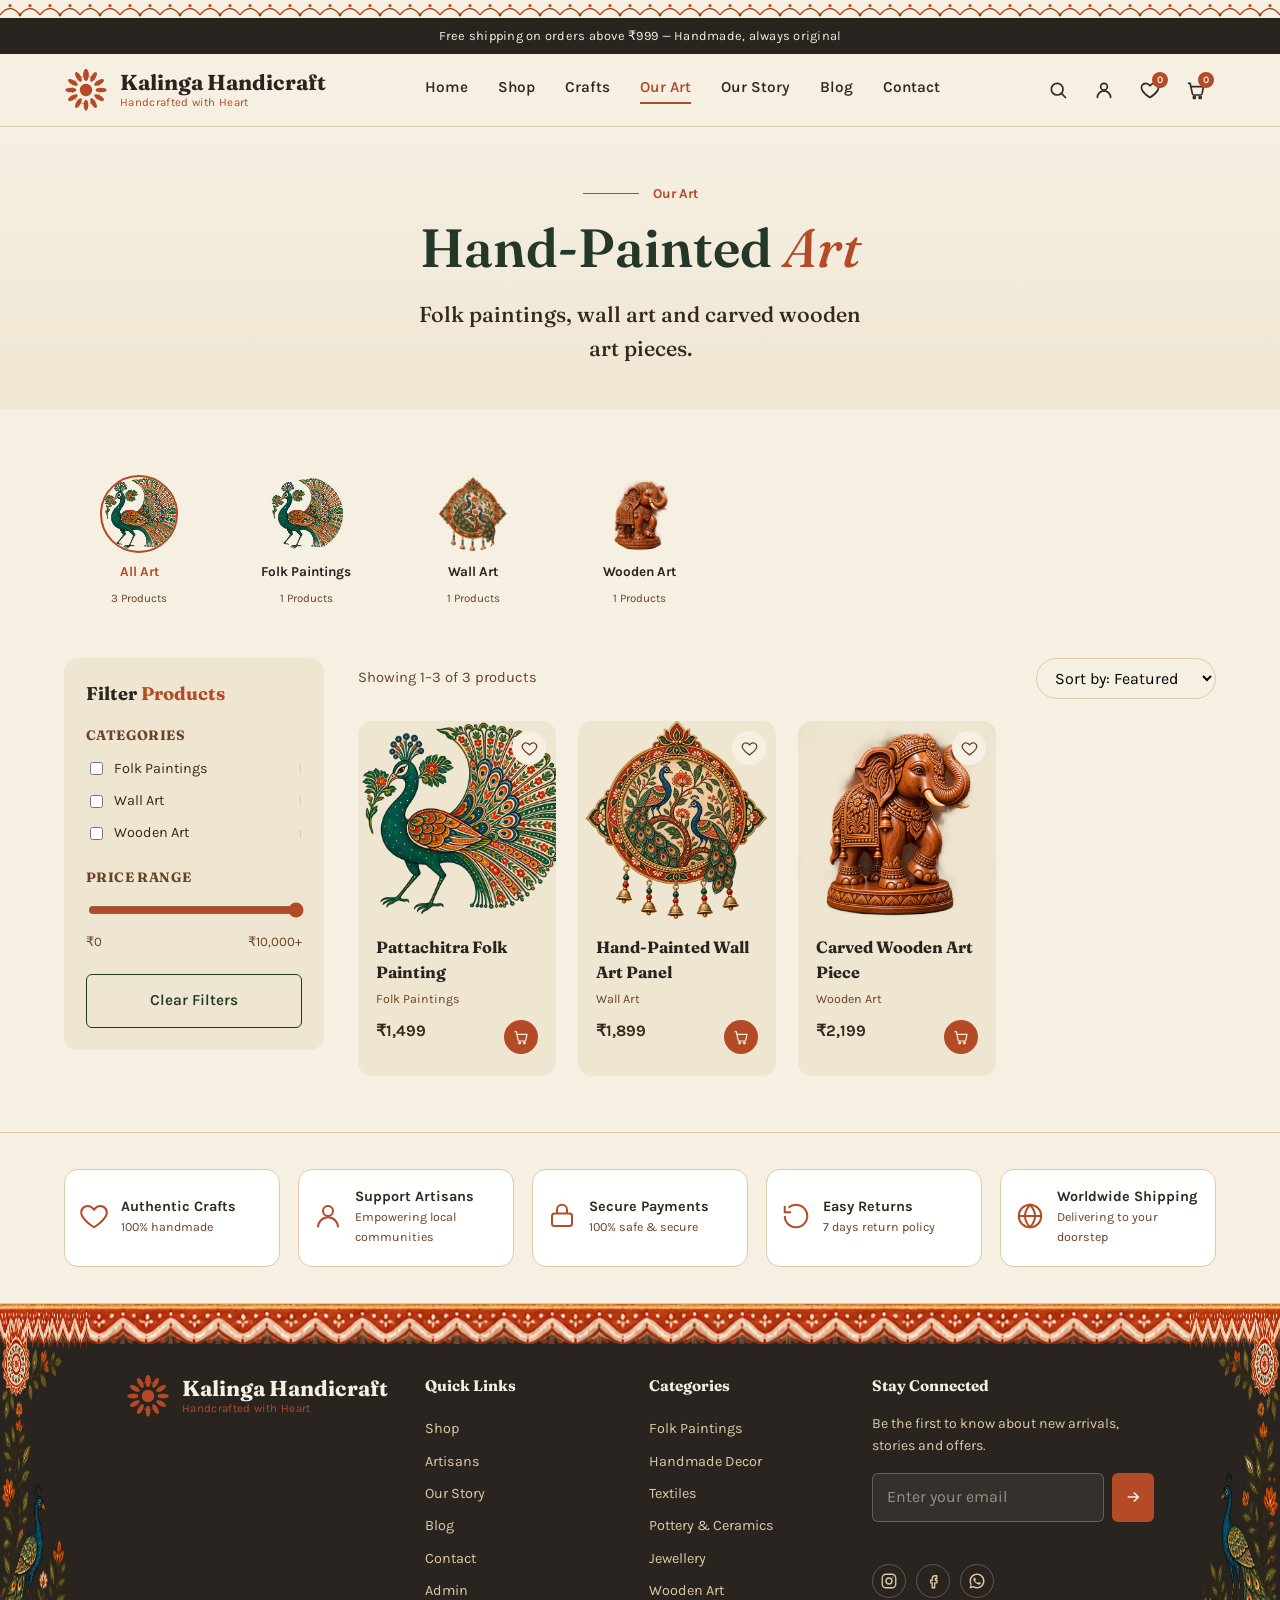
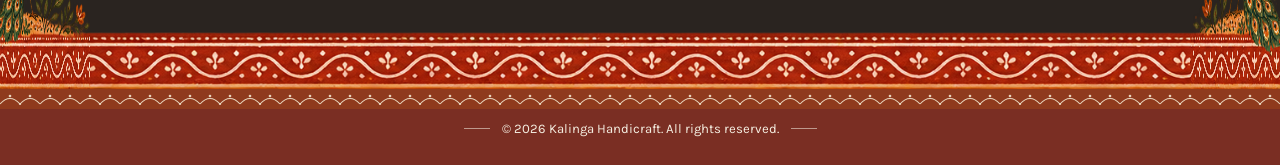
<file: our-art.html>
<!DOCTYPE html>
<html lang="en">
<head>
<meta charset="UTF-8">
<meta name="viewport" content="width=device-width, initial-scale=1.0">
<title>Our Art — Kalinga Handicraft | Handcrafted with Heart</title>
<meta name="description" content="Explore hand-painted folk art, wall art and wooden art pieces from Kalinga Handicraft.">
<link rel="preconnect" href="https://fonts.googleapis.com">
<link rel="preconnect" href="https://fonts.gstatic.com" crossorigin>
<link href="https://fonts.googleapis.com/css2?family=Fraunces:ital,opsz,wght@0,9..144,400;0,9..144,500;0,9..144,600;0,9..144,700;1,9..144,500&family=Karla:wght@400;500;600;700&display=swap" rel="stylesheet">
<link rel="stylesheet" href="styles.css">
</head>
<body>

<!-- ============ ORNAMENTAL TOP BORDER ============ -->
<div class="deco-strip deco-strip--top" aria-hidden="true"></div>

<!-- ============ TOP UTILITY STRIP ============ -->
<div class="topbar">
  <p>Free shipping on orders above ₹999 — Handmade, always original</p>
</div>

<!-- ============ HEADER ============ -->
<header class="site-header" id="siteHeader">
  <div class="wrap header-row">
    <a href="index.html" class="brand">
      <span class="brand-mark" aria-hidden="true">
        <svg viewBox="0 0 64 64"><use href="#motif-sun"></use></svg>
      </span>
      <span class="brand-text">
        <strong>Kalinga Handicraft</strong>
        <em>Handcrafted with Heart</em>
      </span>
    </a>

    <nav class="main-nav" id="mainNav" aria-label="Primary">
      <a href="index.html">Home</a>
      <a href="shop.html">Shop</a>
      <a href="crafts.html">Crafts</a>
      <a href="our-art.html" class="active">Our Art</a>
      <a href="our-story.html">Our Story</a>
      <a href="blog.html">Blog</a>
      <a href="contact.html">Contact</a>
    </nav>

    <div class="header-actions">
      <button class="icon-btn" id="searchToggle" aria-label="Search" aria-expanded="false">
        <svg viewBox="0 0 24 24"><circle cx="11" cy="11" r="7"/><line x1="21" y1="21" x2="16.4" y2="16.4"/></svg>
      </button>
      <a class="icon-btn" href="login.html" aria-label="Account">
        <svg viewBox="0 0 24 24"><circle cx="12" cy="8" r="4"/><path d="M4 21c0-4.4 3.6-8 8-8s8 3.6 8 8"/></svg>
      </a>
      <a class="icon-btn wish-header-btn" id="wishBtn" href="wishlist.html" aria-label="Wishlist, 0 items"><svg viewBox="0 0 24 24"><path d="M12 21s-7-4.35-9.5-9C.5 8 3 4 7 4c2 0 3.5 1 5 3 1.5-2 3-3 5-3 4 0 6.5 4 4.5 8-2.5 4.65-9.5 9-9.5 9z"/></svg><span class="wish-count" id="wishCount">0</span></a>
      <a class="icon-btn cart-btn" id="cartBtn" href="cart.html" aria-label="Cart, 0 items">
        <svg viewBox="0 0 24 24"><path d="M3 4h2l2.6 12.4a2 2 0 0 0 2 1.6h7.7a2 2 0 0 0 2-1.6L21 8H6"/><circle cx="10" cy="21" r="1.3"/><circle cx="17" cy="21" r="1.3"/></svg>
        <span class="cart-count" id="cartCount">0</span>
      </a>
      <button class="hamburger" id="hamburger" aria-label="Open menu" aria-expanded="false">
        <span></span><span></span><span></span>
      </button>
    </div>
  </div>

  </div>

  <div class="search-panel" id="searchPanel">
    <div class="wrap">
      <form id="searchForm">
        <input type="search" placeholder="Search for pottery, textiles, jewellery…" aria-label="Search products" autocomplete="off">
        <button type="submit">Search</button>
      </form>
    </div>
  </div>
</header>


<section class="page-hero">
  <div class="wrap page-hero-grid" style="grid-template-columns:1fr;text-align:center;">
    <div class="page-hero-copy" style="margin:0 auto;">
      <div class="page-hero-kicker" style="justify-content:center;"><span class="rule" aria-hidden="true"></span><span>Our Art</span></div>
      <h1>Hand-Painted <em>Art</em></h1>
      <h2 style="margin-inline:auto;">Folk paintings, wall art and carved wooden art pieces.</h2>
    </div>
  </div>
</section>

<section class="shop-section">
  <div class="wrap">
    <div class="category-strip" id="categoryStrip"></div>

    <div class="shop-layout">
      <aside class="shop-sidebar">
        <div class="filter-panel">
          <h3>Filter <em>Products</em></h3>

          <div class="filter-group">
            <h4>Categories</h4>
            <div id="categoryFilters" class="filter-checklist"></div>
          </div>

          <div class="filter-group">
            <h4>Price Range</h4>
            <input type="range" id="priceRange" class="price-slider" min="0" max="10000" step="100" value="10000">
            <div class="price-range-labels"><span>₹0</span><span id="priceRangeVal">₹10,000+</span></div>
          </div>

          <button type="button" class="btn btn-outline" id="clearFilters" style="width:100%;justify-content:center;">Clear Filters</button>
        </div>
      </aside>

      <div class="shop-main">
        <div class="shop-toolbar">
          <p id="resultCount" class="shop-result-count"></p>
          <select id="sortSelect" class="sort-select">
            <option value="featured">Sort by: Featured</option>
            <option value="price-asc">Price: Low to High</option>
            <option value="price-desc">Price: High to Low</option>
            <option value="name-asc">Name: A&ndash;Z</option>
          </select>
        </div>
        <div class="product-grid" id="productGrid" data-type="art"></div>
        <div class="pagination" id="pagination"></div>
      </div>
    </div>
  </div>
</section>

<section class="trust-cards">
  <div class="wrap trust-cards-grid">
    <div class="trust-card">
      <svg viewBox="0 0 24 24" fill="none" stroke="currentColor" stroke-width="1.6"><path d="M12 21s-7-4.35-9.5-9C.5 8 3 4 7 4c2 0 3.5 1 5 3 1.5-2 3-3 5-3 4 0 6.5 4 4.5 8-2.5 4.65-9.5 9-9.5 9z"/></svg>
      <div><strong>Authentic Crafts</strong><span>100% handmade</span></div>
    </div>
    <div class="trust-card">
      <svg viewBox="0 0 24 24" fill="none" stroke="currentColor" stroke-width="1.6"><circle cx="12" cy="8" r="4"/><path d="M4 21c0-4.4 3.6-8 8-8s8 3.6 8 8"/></svg>
      <div><strong>Support Artisans</strong><span>Empowering local communities</span></div>
    </div>
    <div class="trust-card">
      <svg viewBox="0 0 24 24" fill="none" stroke="currentColor" stroke-width="1.6"><rect x="4" y="10" width="16" height="10" rx="2"/><path d="M8 10V7a4 4 0 0 1 8 0v3"/></svg>
      <div><strong>Secure Payments</strong><span>100% safe &amp; secure</span></div>
    </div>
    <div class="trust-card">
      <svg viewBox="0 0 24 24" fill="none" stroke="currentColor" stroke-width="1.6"><path d="M3 12a9 9 0 1 0 3-6.7M3 4v5h5"/></svg>
      <div><strong>Easy Returns</strong><span>7 days return policy</span></div>
    </div>
    <div class="trust-card">
      <svg viewBox="0 0 24 24" fill="none" stroke="currentColor" stroke-width="1.6"><circle cx="12" cy="12" r="9"/><path d="M3 12h18M12 3c2.5 2.7 4 6 4 9s-1.5 6.3-4 9c-2.5-2.7-4-6-4-9s1.5-6.3 4-9z"/></svg>
      <div><strong>Worldwide Shipping</strong><span>Delivering to your doorstep</span></div>
    </div>
  </div>
</section>

<!-- ============ NEWSLETTER + FOOTER ============ -->

<footer class="site-footer" id="footer">
  <div class="footer-frame">
  <div class="footer-grid">
    <div class="footer-brand">
      <a href="index.html" class="brand">
        <span class="brand-mark" aria-hidden="true"><svg viewBox="0 0 64 64"><use href="#motif-sun"></use></svg></span>
        <span class="brand-text"><strong>Kalinga Handicraft</strong><em>Handcrafted with Heart</em></span>
      </a>
    </div>

    <nav class="footer-col" aria-label="Quick links">
      <h5>Quick Links</h5>
      <a href="shop.html">Shop</a>
      <a href="our-story.html">Artisans</a>
      <a href="our-story.html">Our Story</a>
      <a href="#">Blog</a>
      <a href="#">Contact</a>
      <a href="admin.html">Admin</a>
    </nav>

    <nav class="footer-col" aria-label="Categories">
      <h5>Categories</h5>
      <a href="shop.html?cat=Folk%20Paintings">Folk Paintings</a>
      <a href="shop.html?cat=Handmade%20Decor">Handmade Decor</a>
      <a href="shop.html?cat=Textiles">Textiles</a>
      <a href="shop.html?cat=Pottery%20%26%20Ceramics">Pottery &amp; Ceramics</a>
      <a href="shop.html?cat=Jewellery">Jewellery</a>
      <a href="shop.html?cat=Wooden%20Art">Wooden Art</a>
    </nav>

    <div class="footer-col footer-newsletter">
      <h5>Stay Connected</h5>
      <p>Be the first to know about new arrivals, stories and offers.</p>
      <form id="newsletterForm">
        <input type="email" required placeholder="Enter your email" aria-label="Email address">
        <button type="submit" aria-label="Subscribe">
          <svg viewBox="0 0 24 24"><path d="M5 12h14M13 6l6 6-6 6"/></svg>
        </button>
      </form>
      <p class="form-note" id="newsletterNote" role="status"></p>
      <div class="socials">
        <a href="https://instagram.com/kalingahandicraft" target="_blank" rel="noopener" aria-label="Instagram">
          <svg viewBox="0 0 24 24" fill="none" stroke="currentColor" stroke-width="1.8" stroke-linecap="round" stroke-linejoin="round" aria-hidden="true"><rect x="3" y="3" width="18" height="18" rx="5"/><circle cx="12" cy="12" r="4"/><circle cx="17.2" cy="6.8" r="0.9" fill="currentColor" stroke="none"/></svg>
        </a>
        <a href="https://facebook.com/kalingahandicraft" target="_blank" rel="noopener" aria-label="Facebook">
          <svg viewBox="0 0 24 24" fill="none" stroke="currentColor" stroke-width="1.8" stroke-linecap="round" stroke-linejoin="round" aria-hidden="true"><path d="M15 8.5h2V5h-2.3C12.6 5 11 6.6 11 8.8V11H9v3.5h2V21h3.2v-6.5H17l.6-3.5h-2.4V9.2c0-.5.4-.7.8-.7z"/></svg>
        </a>
        <a href="https://wa.me/919999999999" target="_blank" rel="noopener" aria-label="WhatsApp">
          <svg viewBox="0 0 24 24" fill="currentColor" aria-hidden="true"><path d="M12 2C6.48 2 2 6.48 2 12c0 1.85.5 3.58 1.36 5.07L2 22l5.08-1.33A9.94 9.94 0 0 0 12 22c5.52 0 10-4.48 10-10S17.52 2 12 2zm0 18c-1.6 0-3.1-.43-4.4-1.18l-.31-.19-3.02.79.8-2.94-.2-.3A7.95 7.95 0 0 1 4 12c0-4.41 3.59-8 8-8s8 3.59 8 8-3.59 8-8 8zm4.4-5.9c-.24-.12-1.43-.7-1.65-.79-.22-.08-.38-.12-.54.12-.16.24-.62.79-.76.95-.14.16-.28.18-.52.06-.24-.12-1.01-.37-1.93-1.19-.71-.63-1.19-1.42-1.33-1.66-.14-.24-.01-.37.11-.49.11-.11.24-.28.36-.42.12-.14.16-.24.24-.4.08-.16.04-.3-.02-.42-.06-.12-.54-1.3-.74-1.78-.19-.46-.39-.4-.54-.41h-.46c-.16 0-.42.06-.64.3-.22.24-.84.82-.84 2s.86 2.32.98 2.48c.12.16 1.7 2.6 4.13 3.64.58.25 1.03.4 1.38.51.58.18 1.11.16 1.53.1.47-.07 1.43-.58 1.63-1.15.2-.57.2-1.05.14-1.15-.06-.1-.22-.16-.46-.28z"/></svg>
        </a>
      </div>
    </div>
  </div>
  </div>

  <div class="footer-bottom">
    <p>© 2026 Kalinga Handicraft. All rights reserved.</p>
  </div>
</footer>

<!-- Toast for cart / actions -->
<div class="toast" id="toast" role="status" aria-live="polite"></div>

<!-- ============ SVG SYMBOL DEFS (shared motifs) ============ -->
<svg width="0" height="0" style="position:absolute" aria-hidden="true">
  <defs>
    <symbol id="motif-sun" viewBox="0 0 64 64">
      <circle cx="32" cy="32" r="9" fill="currentColor"/>
      <g fill="currentColor">
        <g id="petalgroup">
          <ellipse cx="32" cy="10" rx="4" ry="9"/>
        </g>
      </g>
      <g fill="currentColor">
        <ellipse cx="32" cy="10" rx="3.4" ry="8"/>
        <ellipse cx="32" cy="10" rx="3.4" ry="8" transform="rotate(30 32 32)"/>
        <ellipse cx="32" cy="10" rx="3.4" ry="8" transform="rotate(60 32 32)"/>
        <ellipse cx="32" cy="10" rx="3.4" ry="8" transform="rotate(90 32 32)"/>
        <ellipse cx="32" cy="10" rx="3.4" ry="8" transform="rotate(120 32 32)"/>
        <ellipse cx="32" cy="10" rx="3.4" ry="8" transform="rotate(150 32 32)"/>
        <ellipse cx="32" cy="10" rx="3.4" ry="8" transform="rotate(180 32 32)"/>
        <ellipse cx="32" cy="10" rx="3.4" ry="8" transform="rotate(210 32 32)"/>
        <ellipse cx="32" cy="10" rx="3.4" ry="8" transform="rotate(240 32 32)"/>
        <ellipse cx="32" cy="10" rx="3.4" ry="8" transform="rotate(270 32 32)"/>
        <ellipse cx="32" cy="10" rx="3.4" ry="8" transform="rotate(300 32 32)"/>
        <ellipse cx="32" cy="10" rx="3.4" ry="8" transform="rotate(330 32 32)"/>
      </g>
      <circle cx="32" cy="32" r="20" fill="none" stroke="currentColor" stroke-width="1.4" stroke-dasharray="2.4 3.4"/>
    </symbol>

    <symbol id="motif-divider" viewBox="0 0 200 14">
      <line x1="0" y1="7" x2="70" y2="7" stroke="currentColor" stroke-width="2"/>
      <circle cx="85" cy="7" r="4" fill="currentColor"/>
      <circle cx="100" cy="7" r="5.5" fill="none" stroke="currentColor" stroke-width="1.6"/>
      <circle cx="115" cy="7" r="4" fill="currentColor"/>
      <line x1="130" y1="7" x2="200" y2="7" stroke="currentColor" stroke-width="2"/>
    </symbol>

    <symbol id="motif-flourish" viewBox="0 0 40 14">
      <line x1="0" y1="7" x2="26" y2="7" stroke="currentColor" stroke-width="1.6"/>
      <path d="M26 7 q6 -7 12 0 q-6 7 -12 0Z" fill="currentColor"/>
    </symbol>
  </defs>
</svg>

<script src="script.js"></script>
<script src="cart.js"></script>
<script src="wishlist.js"></script>
<script src="products.js"></script>
<script src="catalog.js"></script>
</body>
</html>
</file>
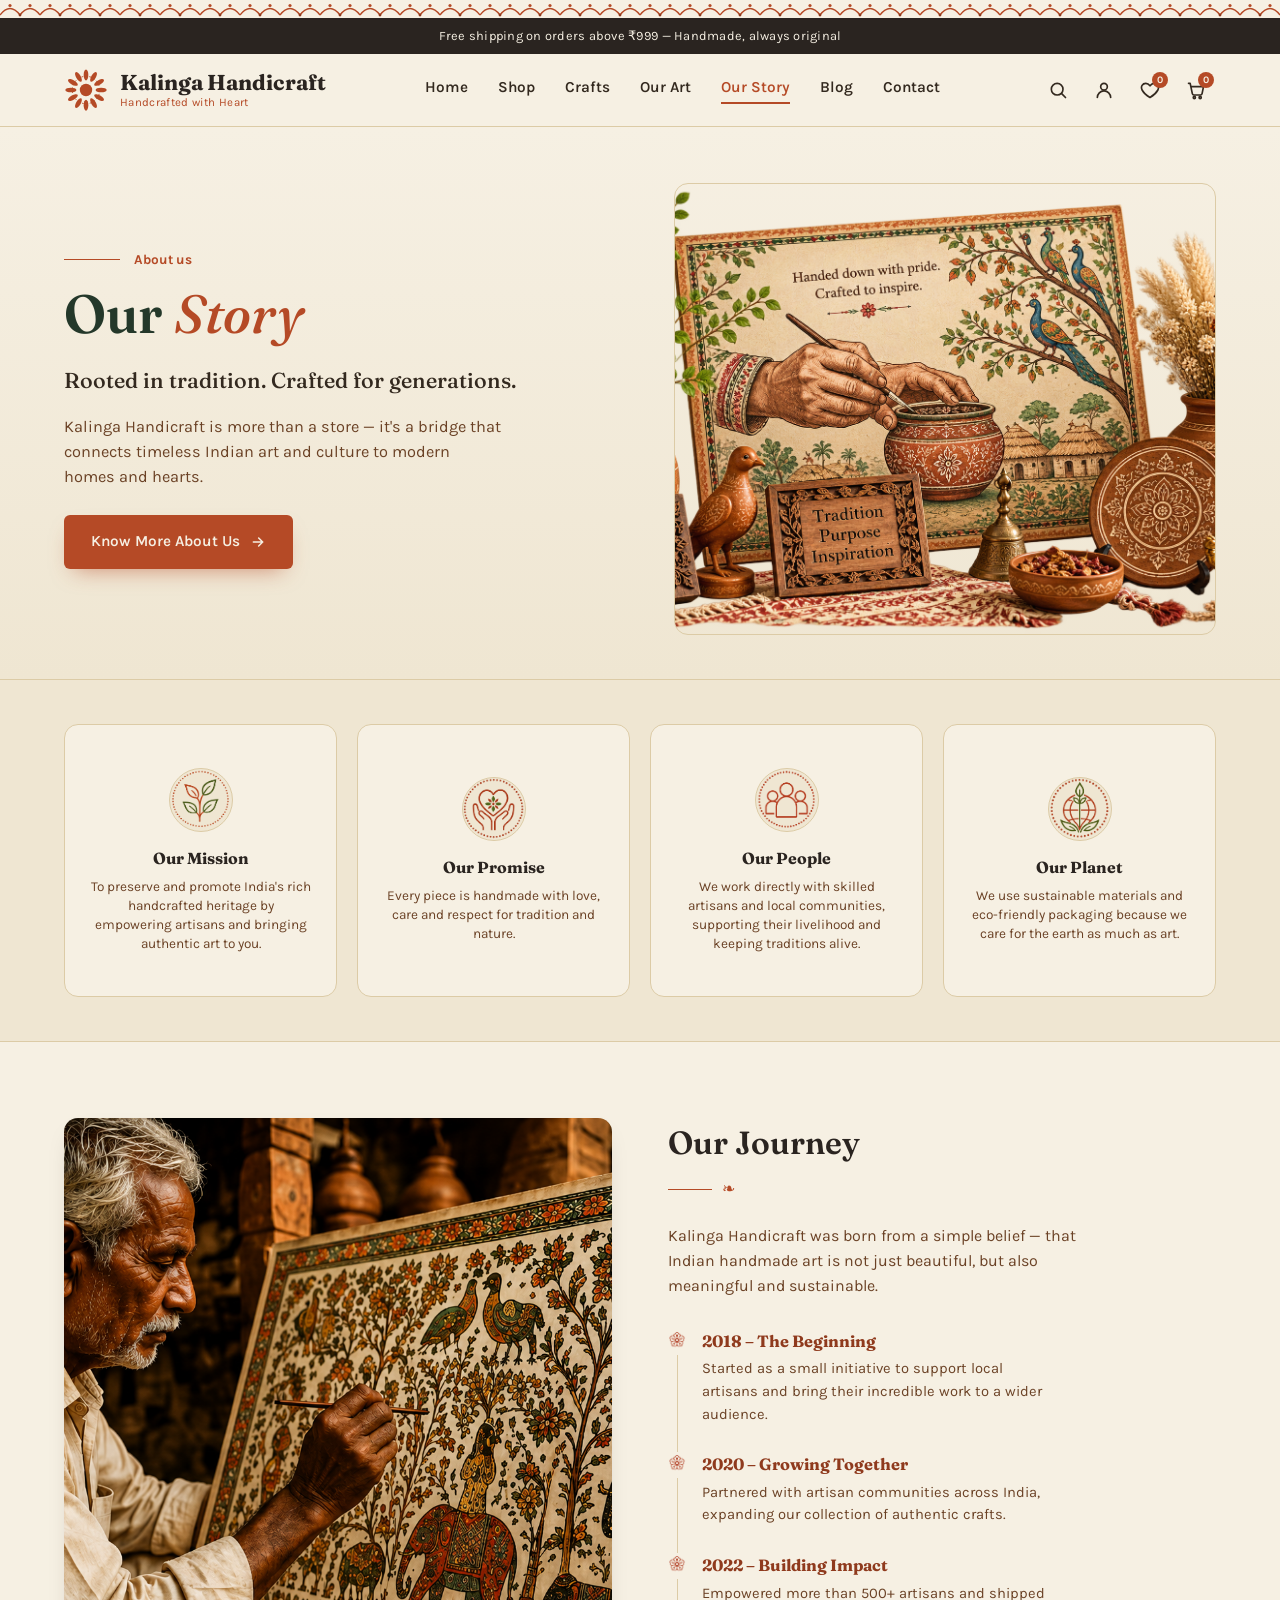
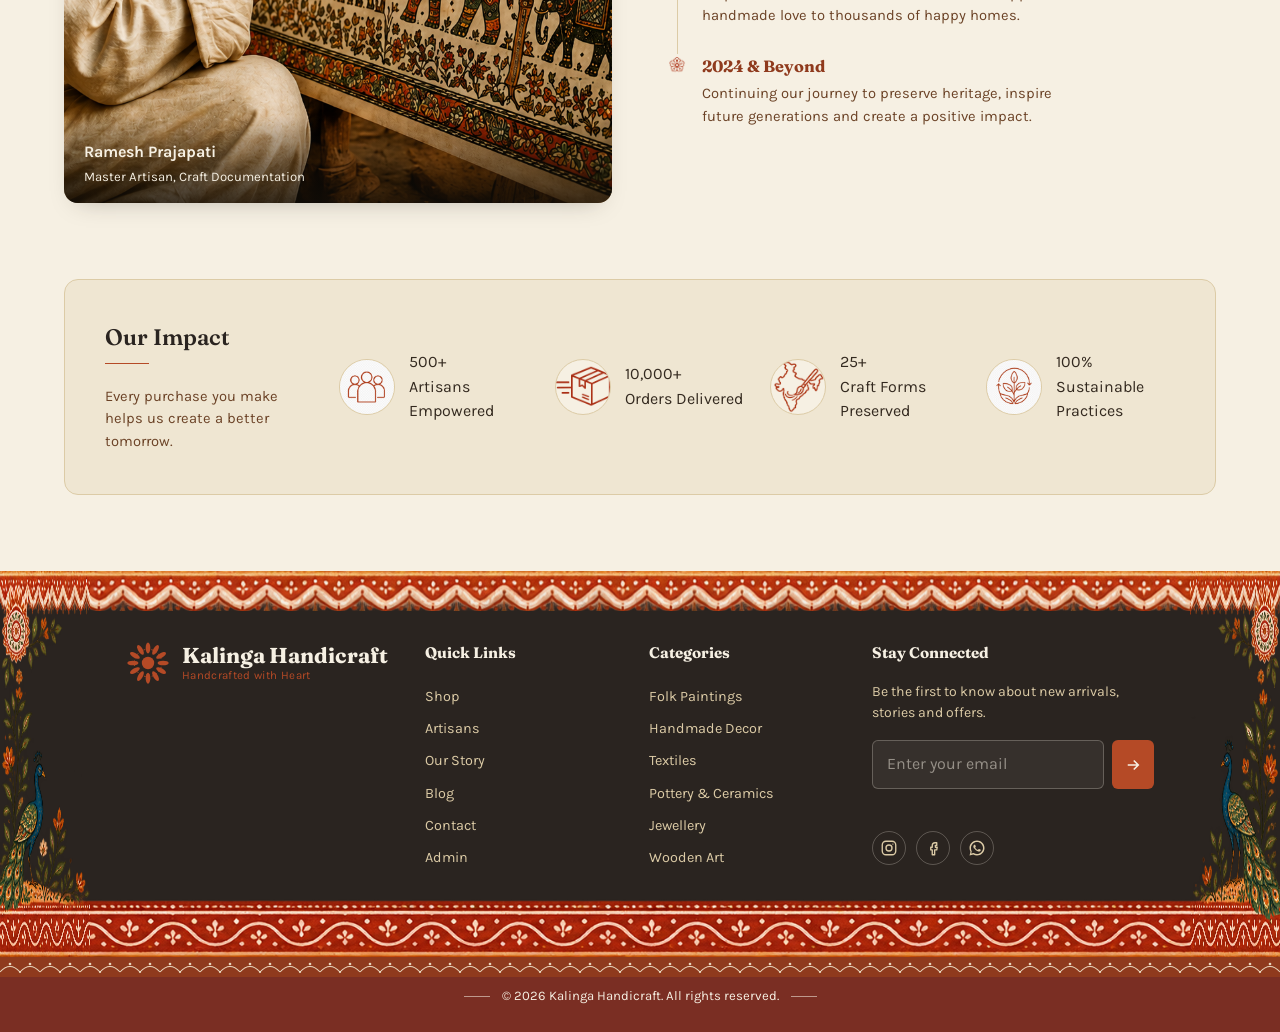
<file: our-story.html>
<!DOCTYPE html>
<html lang="en">
<head>
<meta charset="UTF-8">
<meta name="viewport" content="width=device-width, initial-scale=1.0">
<title>Our Story — Kalinga Handicraft | Handcrafted with Heart</title>
<meta name="description" content="Kalinga Handicraft is a bridge between timeless Indian craft traditions and modern homes — read our journey and impact.">
<link rel="preconnect" href="https://fonts.googleapis.com">
<link rel="preconnect" href="https://fonts.gstatic.com" crossorigin>
<link href="https://fonts.googleapis.com/css2?family=Fraunces:ital,opsz,wght@0,9..144,400;0,9..144,500;0,9..144,600;0,9..144,700;1,9..144,500&family=Karla:wght@400;500;600;700&display=swap" rel="stylesheet">
<link rel="stylesheet" href="styles.css">
</head>
<body>

<!-- ============ ORNAMENTAL TOP BORDER ============ -->
<div class="deco-strip deco-strip--top" aria-hidden="true"></div>

<!-- ============ TOP UTILITY STRIP ============ -->
<div class="topbar">
  <p>Free shipping on orders above ₹999 — Handmade, always original</p>
</div>

<!-- ============ HEADER ============ -->
<header class="site-header" id="siteHeader">
  <div class="wrap header-row">
    <a href="index.html" class="brand">
      <span class="brand-mark" aria-hidden="true">
        <svg viewBox="0 0 64 64"><use href="#motif-sun"></use></svg>
      </span>
      <span class="brand-text">
        <strong>Kalinga Handicraft</strong>
        <em>Handcrafted with Heart</em>
      </span>
    </a>

    <nav class="main-nav" id="mainNav" aria-label="Primary">
      <a href="index.html">Home</a>
      <a href="shop.html">Shop</a>
      <a href="crafts.html">Crafts</a>
      <a href="our-art.html">Our Art</a>
      <a href="our-story.html" class="active">Our Story</a>
      <a href="blog.html">Blog</a>
      <a href="contact.html">Contact</a>
    </nav>

    <div class="header-actions">
      <button class="icon-btn" id="searchToggle" aria-label="Search" aria-expanded="false">
        <svg viewBox="0 0 24 24"><circle cx="11" cy="11" r="7"/><line x1="21" y1="21" x2="16.4" y2="16.4"/></svg>
      </button>
      <a class="icon-btn" href="login.html" aria-label="Account">
        <svg viewBox="0 0 24 24"><circle cx="12" cy="8" r="4"/><path d="M4 21c0-4.4 3.6-8 8-8s8 3.6 8 8"/></svg>
      </a>
      <a class="icon-btn wish-header-btn" id="wishBtn" href="wishlist.html" aria-label="Wishlist, 0 items"><svg viewBox="0 0 24 24"><path d="M12 21s-7-4.35-9.5-9C.5 8 3 4 7 4c2 0 3.5 1 5 3 1.5-2 3-3 5-3 4 0 6.5 4 4.5 8-2.5 4.65-9.5 9-9.5 9z"/></svg><span class="wish-count" id="wishCount">0</span></a>
      <a class="icon-btn cart-btn" id="cartBtn" href="cart.html" aria-label="Cart, 0 items">
        <svg viewBox="0 0 24 24"><path d="M3 4h2l2.6 12.4a2 2 0 0 0 2 1.6h7.7a2 2 0 0 0 2-1.6L21 8H6"/><circle cx="10" cy="21" r="1.3"/><circle cx="17" cy="21" r="1.3"/></svg>
        <span class="cart-count" id="cartCount">0</span>
      </a>
      <button class="hamburger" id="hamburger" aria-label="Open menu" aria-expanded="false">
        <span></span><span></span><span></span>
      </button>
    </div>
  </div>

  </div>

  <div class="search-panel" id="searchPanel">
    <div class="wrap">
      <form id="searchForm">
        <input type="search" placeholder="Search for pottery, textiles, jewellery…" aria-label="Search products" autocomplete="off">
        <button type="submit">Search</button>
      </form>
    </div>
  </div>
</header>

<!-- ============ PAGE HERO ============ -->
<section class="page-hero">
  <div class="wrap page-hero-grid">
    <div class="page-hero-copy">
      <div class="page-hero-kicker"><span class="rule" aria-hidden="true"></span><span>About us</span></div>
      <h1>Our <em>Story</em></h1>
      <h2>Rooted in tradition. Crafted for generations.</h2>
      <p>Kalinga Handicraft is more than a store — it's a bridge that connects timeless Indian art and culture to modern homes and hearts.</p>
      <a href="index.html#categories" class="btn btn-primary">
        Know More About Us
        <svg viewBox="0 0 24 24" aria-hidden="true"><path d="M5 12h14M13 6l6 6-6 6"/></svg>
      </a>
    </div>

    <!--
      OUR STORY HERO IMAGE
      Save your image as: images/story-hero.jpg
      (a wide photo of artisans at work, or the studio, works well)
    -->
    <div class="page-hero-art">
      <img src="images/story-hero.jpg" alt="Artisans at work in the Kalinga Handicraft studio" loading="eager">
    </div>
  </div>
</section>

<!-- ============ VALUES ============
     Each .value-block also carries .fx-card, which drives the
     cursor-tracked glow + spinning ring defined in styles.css under
     "Interactive card hover effects" (the same effect used on the
     category cards / journey photo / impact panel). The icon itself
     sits in .value-icon-wrap, a 64px circle badge that lifts, tilts
     and gains its own glow on hover — see .value-icon-wrap in
     styles.css to resize or restyle it. -->
<section class="values-strip">
  <div class="wrap">
    <!-- Save as: images/icon-mission.png (transparent background, ~64x64) -->
    <div class="value-block fx-card">
      <div class="value-icon-wrap">
        <img class="vicon-img" src="images/icon-mission.png" alt="">
      </div>
      <h4>Our Mission</h4>
      <p>To preserve and promote India's rich handcrafted heritage by empowering artisans and bringing authentic art to you.</p>
    </div>
    <!-- Save as: images/icon-promise.png -->
    <div class="value-block fx-card">
      <div class="value-icon-wrap">
        <img class="vicon-img" src="images/icon-promise.png" alt="">
      </div>
      <h4>Our Promise</h4>
      <p>Every piece is handmade with love, care and respect for tradition and nature.</p>
    </div>
    <!-- Save as: images/icon-people.png -->
    <div class="value-block fx-card">
      <div class="value-icon-wrap">
        <img class="vicon-img" src="images/icon-people.png" alt="">
      </div>
      <h4>Our People</h4>
      <p>We work directly with skilled artisans and local communities, supporting their livelihood and keeping traditions alive.</p>
    </div>
    <!-- Save as: images/icon-planet.png -->
    <div class="value-block fx-card">
      <div class="value-icon-wrap">
        <img class="vicon-img" src="images/icon-planet.png" alt="">
      </div>
      <h4>Our Planet</h4>
      <p>We use sustainable materials and eco-friendly packaging because we care for the earth as much as art.</p>
    </div>
  </div>
</section>

<!-- ============ JOURNEY ============ -->
<section class="journey">
  <div class="wrap">
    <!--
      ARTISAN PORTRAIT IMAGE
      Save your image as: images/artisan-portrait.jpg
    -->
    <div class="journey-photo fx-card">
      <img src="images/artisan-portrait.jpg" alt="Master artisan at work" loading="lazy">
      <div class="photo-caption">
        <strong>Ramesh Prajapati</strong>
        Master Artisan, Craft Documentation
      </div>
    </div>

    <div class="journey-text">
      <h3>Our Journey</h3>
      <div class="rule-motif"><span class="line" aria-hidden="true"></span><span class="dot" aria-hidden="true">❧</span></div>
      <p>Kalinga Handicraft was born from a simple belief — that Indian handmade art is not just beautiful, but also meaningful and sustainable.</p>
      <ul class="timeline">
        <li>
          <!-- Reuse the same small dot icon for each milestone: images/icon-milestone.png -->
          <img class="t-dot-img" src="images/icon-milestone.png" alt="">
          <div>
            <h5>2018 – The Beginning</h5>
            <p>Started as a small initiative to support local artisans and bring their incredible work to a wider audience.</p>
          </div>
        </li>
        <li>
          <img class="t-dot-img" src="images/icon-milestone.png" alt="">
          <div>
            <h5>2020 – Growing Together</h5>
            <p>Partnered with artisan communities across India, expanding our collection of authentic crafts.</p>
          </div>
        </li>
        <li>
          <img class="t-dot-img" src="images/icon-milestone.png" alt="">
          <div>
            <h5>2022 – Building Impact</h5>
            <p>Empowered more than 500+ artisans and shipped handmade love to thousands of happy homes.</p>
          </div>
        </li>
        <li>
          <img class="t-dot-img" src="images/icon-milestone.png" alt="">
          <div>
            <h5>2024 &amp; Beyond</h5>
            <p>Continuing our journey to preserve heritage, inspire future generations and create a positive impact.</p>
          </div>
        </li>
      </ul>
    </div>
  </div>
</section>

<!-- ============ IMPACT ============ -->
<div class="impact-wrap">
  <div class="impact fx-card">
    <div class="impact-intro">
      <h4>Our Impact</h4>
      <div class="rule-motif"><span class="line" aria-hidden="true"></span></div>
      <p>Every purchase you make helps us create a better tomorrow.</p>
    </div>
    <!-- Save as: images/icon-artisans.png -->
    <div class="stat">
      <div class="stat-icon"><img src="images/icon-artisans.png" alt=""></div>
      <div><div class="stat-num">500+</div><div class="stat-label">Artisans Empowered</div></div>
    </div>
    <!-- Save as: images/icon-orders.png -->
    <div class="stat">
      <div class="stat-icon"><img src="images/icon-orders.png" alt=""></div>
      <div><div class="stat-num">10,000+</div><div class="stat-label">Orders Delivered</div></div>
    </div>
    <!-- Save as: images/icon-craftforms.png -->
    <div class="stat">
      <div class="stat-icon"><img src="images/icon-craftforms.png" alt=""></div>
      <div><div class="stat-num">25+</div><div class="stat-label">Craft Forms Preserved</div></div>
    </div>
    <!-- Reuses images/icon-sustainable.png from the Contact page trust strip -->
    <div class="stat">
      <div class="stat-icon"><img src="images/icon-sustainable.png" alt=""></div>
      <div><div class="stat-num">100%</div><div class="stat-label">Sustainable Practices</div></div>
    </div>
  </div>
</div>

<!-- ============ NEWSLETTER + FOOTER ============ -->

<footer class="site-footer" id="footer">
  <div class="footer-frame">
  <div class="footer-grid">
    <div class="footer-brand">
      <a href="index.html" class="brand">
        <span class="brand-mark" aria-hidden="true"><svg viewBox="0 0 64 64"><use href="#motif-sun"></use></svg></span>
        <span class="brand-text"><strong>Kalinga Handicraft</strong><em>Handcrafted with Heart</em></span>
      </a>
    </div>

    <nav class="footer-col" aria-label="Quick links">
      <h5>Quick Links</h5>
      <a href="shop.html">Shop</a>
      <a href="our-story.html">Artisans</a>
      <a href="our-story.html">Our Story</a>
      <a href="#">Blog</a>
      <a href="contact.html">Contact</a>
      <a href="admin.html">Admin</a>
    </nav>

    <nav class="footer-col" aria-label="Categories">
      <h5>Categories</h5>
      <a href="shop.html?cat=Folk%20Paintings">Folk Paintings</a>
      <a href="shop.html?cat=Handmade%20Decor">Handmade Decor</a>
      <a href="shop.html?cat=Textiles">Textiles</a>
      <a href="shop.html?cat=Pottery%20%26%20Ceramics">Pottery &amp; Ceramics</a>
      <a href="shop.html?cat=Jewellery">Jewellery</a>
      <a href="shop.html?cat=Wooden%20Art">Wooden Art</a>
    </nav>

    <div class="footer-col footer-newsletter">
      <h5>Stay Connected</h5>
      <p>Be the first to know about new arrivals, stories and offers.</p>
      <form id="newsletterForm">
        <input type="email" required placeholder="Enter your email" aria-label="Email address">
        <button type="submit" aria-label="Subscribe">
          <svg viewBox="0 0 24 24"><path d="M5 12h14M13 6l6 6-6 6"/></svg>
        </button>
      </form>
      <p class="form-note" id="newsletterNote" role="status"></p>
      <div class="socials">
        <a href="https://instagram.com/kalingahandicraft" target="_blank" rel="noopener" aria-label="Instagram">
          <svg viewBox="0 0 24 24" fill="none" stroke="currentColor" stroke-width="1.8" stroke-linecap="round" stroke-linejoin="round" aria-hidden="true"><rect x="3" y="3" width="18" height="18" rx="5"/><circle cx="12" cy="12" r="4"/><circle cx="17.2" cy="6.8" r="0.9" fill="currentColor" stroke="none"/></svg>
        </a>
        <a href="https://facebook.com/kalingahandicraft" target="_blank" rel="noopener" aria-label="Facebook">
          <svg viewBox="0 0 24 24" fill="none" stroke="currentColor" stroke-width="1.8" stroke-linecap="round" stroke-linejoin="round" aria-hidden="true"><path d="M15 8.5h2V5h-2.3C12.6 5 11 6.6 11 8.8V11H9v3.5h2V21h3.2v-6.5H17l.6-3.5h-2.4V9.2c0-.5.4-.7.8-.7z"/></svg>
        </a>
        <a href="https://wa.me/919999999999" target="_blank" rel="noopener" aria-label="WhatsApp">
          <svg viewBox="0 0 24 24" fill="currentColor" aria-hidden="true"><path d="M12 2C6.48 2 2 6.48 2 12c0 1.85.5 3.58 1.36 5.07L2 22l5.08-1.33A9.94 9.94 0 0 0 12 22c5.52 0 10-4.48 10-10S17.52 2 12 2zm0 18c-1.6 0-3.1-.43-4.4-1.18l-.31-.19-3.02.79.8-2.94-.2-.3A7.95 7.95 0 0 1 4 12c0-4.41 3.59-8 8-8s8 3.59 8 8-3.59 8-8 8zm4.4-5.9c-.24-.12-1.43-.7-1.65-.79-.22-.08-.38-.12-.54.12-.16.24-.62.79-.76.95-.14.16-.28.18-.52.06-.24-.12-1.01-.37-1.93-1.19-.71-.63-1.19-1.42-1.33-1.66-.14-.24-.01-.37.11-.49.11-.11.24-.28.36-.42.12-.14.16-.24.24-.4.08-.16.04-.3-.02-.42-.06-.12-.54-1.3-.74-1.78-.19-.46-.39-.4-.54-.41h-.46c-.16 0-.42.06-.64.3-.22.24-.84.82-.84 2s.86 2.32.98 2.48c.12.16 1.7 2.6 4.13 3.64.58.25 1.03.4 1.38.51.58.18 1.11.16 1.53.1.47-.07 1.43-.58 1.63-1.15.2-.57.2-1.05.14-1.15-.06-.1-.22-.16-.46-.28z"/></svg>
        </a>
      </div>
    </div>
  </div>
  </div>

  <div class="footer-bottom">
    <p>© 2026 Kalinga Handicraft. All rights reserved.</p>
  </div>
</footer>

<!-- Toast for cart / actions -->
<div class="toast" id="toast" role="status" aria-live="polite"></div>

<!-- ============ SVG SYMBOL DEFS (shared brand motif) ============ -->
<svg width="0" height="0" style="position:absolute" aria-hidden="true">
  <defs>
    <symbol id="motif-sun" viewBox="0 0 64 64">
      <circle cx="32" cy="32" r="9" fill="currentColor"/>
      <g fill="currentColor">
        <ellipse cx="32" cy="10" rx="3.4" ry="8"/>
        <ellipse cx="32" cy="10" rx="3.4" ry="8" transform="rotate(30 32 32)"/>
        <ellipse cx="32" cy="10" rx="3.4" ry="8" transform="rotate(60 32 32)"/>
        <ellipse cx="32" cy="10" rx="3.4" ry="8" transform="rotate(90 32 32)"/>
        <ellipse cx="32" cy="10" rx="3.4" ry="8" transform="rotate(120 32 32)"/>
        <ellipse cx="32" cy="10" rx="3.4" ry="8" transform="rotate(150 32 32)"/>
        <ellipse cx="32" cy="10" rx="3.4" ry="8" transform="rotate(180 32 32)"/>
        <ellipse cx="32" cy="10" rx="3.4" ry="8" transform="rotate(210 32 32)"/>
        <ellipse cx="32" cy="10" rx="3.4" ry="8" transform="rotate(240 32 32)"/>
        <ellipse cx="32" cy="10" rx="3.4" ry="8" transform="rotate(270 32 32)"/>
        <ellipse cx="32" cy="10" rx="3.4" ry="8" transform="rotate(300 32 32)"/>
        <ellipse cx="32" cy="10" rx="3.4" ry="8" transform="rotate(330 32 32)"/>
      </g>
      <circle cx="32" cy="32" r="20" fill="none" stroke="currentColor" stroke-width="1.4" stroke-dasharray="2.4 3.4"/>
    </symbol>
  </defs>
</svg>

<script src="script.js"></script>
<script src="cart.js"></script>
<script src="wishlist.js"></script>
</body>
</html>
</file>
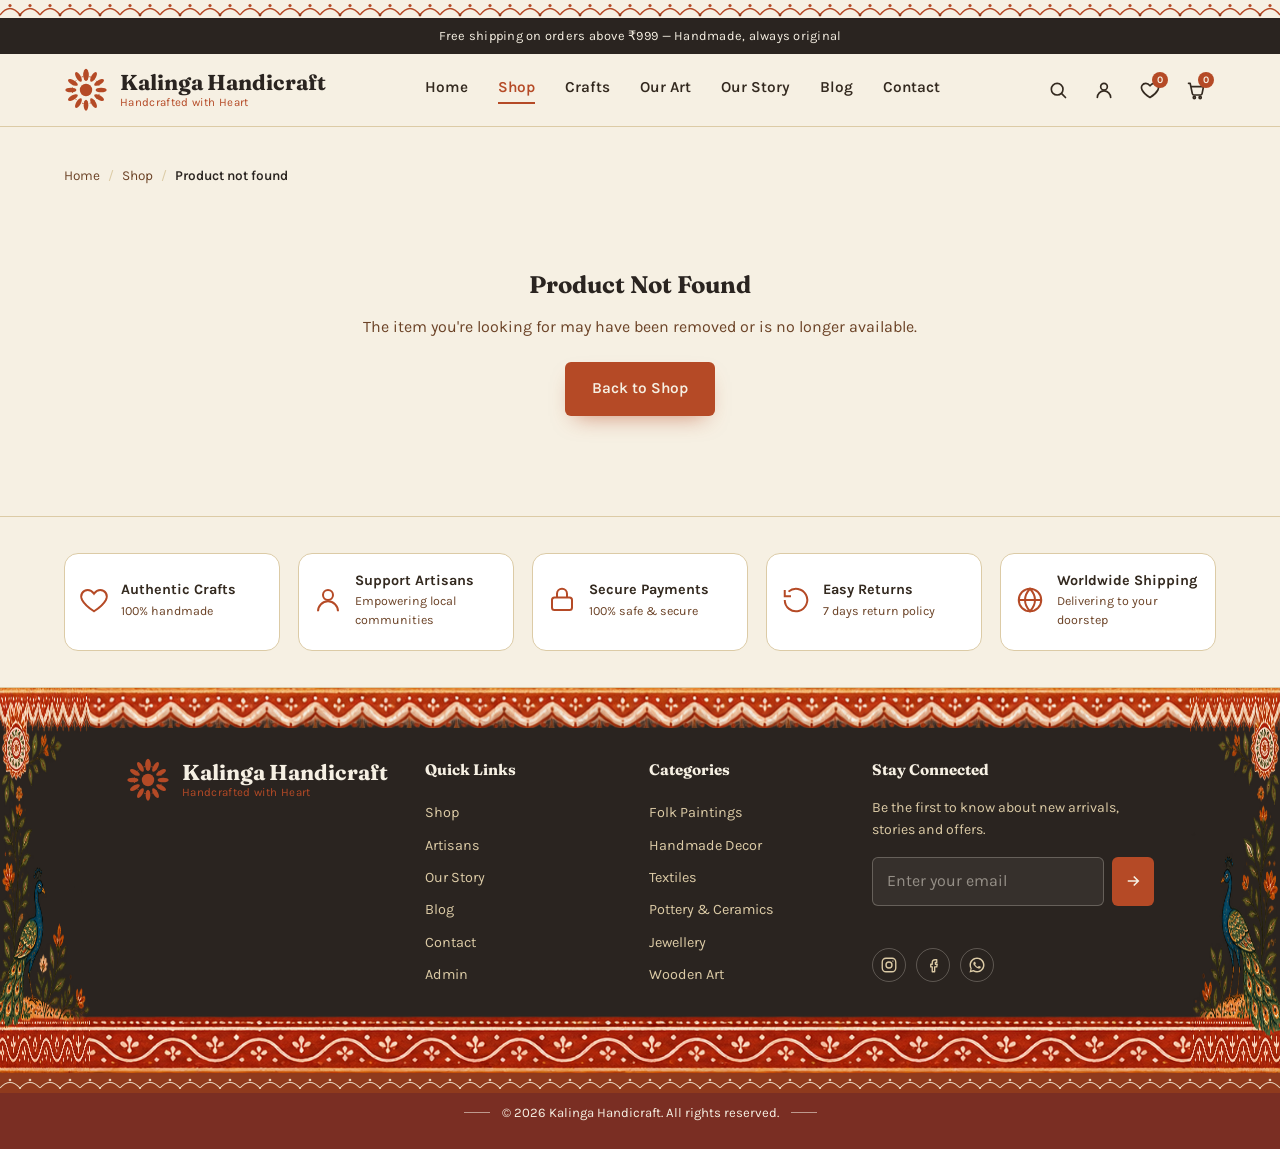
<file: product.html>
<!DOCTYPE html>
<html lang="en">
<head>
<meta charset="UTF-8">
<meta name="viewport" content="width=device-width, initial-scale=1.0">
<title>Product — Kalinga Handicraft | Handcrafted with Heart</title>
<meta name="description" content="Product details — Kalinga Handicraft, handmade by Indian artisans.">
<link rel="preconnect" href="https://fonts.googleapis.com">
<link rel="preconnect" href="https://fonts.gstatic.com" crossorigin>
<link href="https://fonts.googleapis.com/css2?family=Fraunces:ital,opsz,wght@0,9..144,400;0,9..144,500;0,9..144,600;0,9..144,700;1,9..144,500&family=Karla:wght@400;500;600;700&display=swap" rel="stylesheet">
<link rel="stylesheet" href="styles.css">
</head>
<body>

<!-- ============ ORNAMENTAL TOP BORDER ============ -->
<div class="deco-strip deco-strip--top" aria-hidden="true"></div>

<!-- ============ TOP UTILITY STRIP ============ -->
<div class="topbar">
  <p>Free shipping on orders above ₹999 — Handmade, always original</p>
</div>

<!-- ============ HEADER ============ -->
<header class="site-header" id="siteHeader">
  <div class="wrap header-row">
    <a href="index.html" class="brand">
      <span class="brand-mark" aria-hidden="true">
        <svg viewBox="0 0 64 64"><use href="#motif-sun"></use></svg>
      </span>
      <span class="brand-text">
        <strong>Kalinga Handicraft</strong>
        <em>Handcrafted with Heart</em>
      </span>
    </a>

    <nav class="main-nav" id="mainNav" aria-label="Primary">
      <a href="index.html">Home</a>
      <a href="shop.html" class="active">Shop</a>
      <a href="crafts.html">Crafts</a>
      <a href="our-art.html">Our Art</a>
      <a href="our-story.html">Our Story</a>
      <a href="blog.html">Blog</a>
      <a href="contact.html">Contact</a>
    </nav>

    <div class="header-actions">
      <button class="icon-btn" id="searchToggle" aria-label="Search" aria-expanded="false">
        <svg viewBox="0 0 24 24"><circle cx="11" cy="11" r="7"/><line x1="21" y1="21" x2="16.4" y2="16.4"/></svg>
      </button>
      <a class="icon-btn" href="login.html" aria-label="Account">
        <svg viewBox="0 0 24 24"><circle cx="12" cy="8" r="4"/><path d="M4 21c0-4.4 3.6-8 8-8s8 3.6 8 8"/></svg>
      </a>
      <a class="icon-btn wish-header-btn" id="wishBtn" href="wishlist.html" aria-label="Wishlist, 0 items"><svg viewBox="0 0 24 24"><path d="M12 21s-7-4.35-9.5-9C.5 8 3 4 7 4c2 0 3.5 1 5 3 1.5-2 3-3 5-3 4 0 6.5 4 4.5 8-2.5 4.65-9.5 9-9.5 9z"/></svg><span class="wish-count" id="wishCount">0</span></a>
      <a class="icon-btn cart-btn" id="cartBtn" href="cart.html" aria-label="Cart, 0 items">
        <svg viewBox="0 0 24 24"><path d="M3 4h2l2.6 12.4a2 2 0 0 0 2 1.6h7.7a2 2 0 0 0 2-1.6L21 8H6"/><circle cx="10" cy="21" r="1.3"/><circle cx="17" cy="21" r="1.3"/></svg>
        <span class="cart-count" id="cartCount">0</span>
      </a>
      <button class="hamburger" id="hamburger" aria-label="Open menu" aria-expanded="false">
        <span></span><span></span><span></span>
      </button>
    </div>
  </div>

  </div>

  <div class="search-panel" id="searchPanel">
    <div class="wrap">
      <form id="searchForm">
        <input type="search" placeholder="Search for pottery, textiles, jewellery…" aria-label="Search products" autocomplete="off">
        <button type="submit">Search</button>
      </form>
    </div>
  </div>
</header>

<section class="product-detail-section">
  <div class="wrap">
    <nav class="breadcrumb" id="breadcrumb" aria-label="Breadcrumb"></nav>

    <div id="productDetailRoot"></div>
  </div>
</section>

<section class="related-section" id="relatedSection">
  <div class="wrap">
    <div class="section-heading">
      <div class="page-hero-kicker"><span class="rule" aria-hidden="true"></span><span>You May Also Like</span></div>
      <h2>Related <em>Products</em></h2>
    </div>
    <div class="product-grid" id="relatedGrid"></div>
  </div>
</section>

<section class="trust-cards">
  <div class="wrap trust-cards-grid">
    <div class="trust-card">
      <svg viewBox="0 0 24 24" fill="none" stroke="currentColor" stroke-width="1.6"><path d="M12 21s-7-4.35-9.5-9C.5 8 3 4 7 4c2 0 3.5 1 5 3 1.5-2 3-3 5-3 4 0 6.5 4 4.5 8-2.5 4.65-9.5 9-9.5 9z"/></svg>
      <div><strong>Authentic Crafts</strong><span>100% handmade</span></div>
    </div>
    <div class="trust-card">
      <svg viewBox="0 0 24 24" fill="none" stroke="currentColor" stroke-width="1.6"><circle cx="12" cy="8" r="4"/><path d="M4 21c0-4.4 3.6-8 8-8s8 3.6 8 8"/></svg>
      <div><strong>Support Artisans</strong><span>Empowering local communities</span></div>
    </div>
    <div class="trust-card">
      <svg viewBox="0 0 24 24" fill="none" stroke="currentColor" stroke-width="1.6"><rect x="4" y="10" width="16" height="10" rx="2"/><path d="M8 10V7a4 4 0 0 1 8 0v3"/></svg>
      <div><strong>Secure Payments</strong><span>100% safe &amp; secure</span></div>
    </div>
    <div class="trust-card">
      <svg viewBox="0 0 24 24" fill="none" stroke="currentColor" stroke-width="1.6"><path d="M3 12a9 9 0 1 0 3-6.7M3 4v5h5"/></svg>
      <div><strong>Easy Returns</strong><span>7 days return policy</span></div>
    </div>
    <div class="trust-card">
      <svg viewBox="0 0 24 24" fill="none" stroke="currentColor" stroke-width="1.6"><circle cx="12" cy="12" r="9"/><path d="M3 12h18M12 3c2.5 2.7 4 6 4 9s-1.5 6.3-4 9c-2.5-2.7-4-6-4-9s1.5-6.3 4-9z"/></svg>
      <div><strong>Worldwide Shipping</strong><span>Delivering to your doorstep</span></div>
    </div>
  </div>
</section>

<!-- ============ NEWSLETTER + FOOTER ============ -->

<footer class="site-footer" id="footer">
  <div class="footer-frame">
  <div class="footer-grid">
    <div class="footer-brand">
      <a href="index.html" class="brand">
        <span class="brand-mark" aria-hidden="true"><svg viewBox="0 0 64 64"><use href="#motif-sun"></use></svg></span>
        <span class="brand-text"><strong>Kalinga Handicraft</strong><em>Handcrafted with Heart</em></span>
      </a>
    </div>

    <nav class="footer-col" aria-label="Quick links">
      <h5>Quick Links</h5>
      <a href="shop.html">Shop</a>
      <a href="our-story.html">Artisans</a>
      <a href="our-story.html">Our Story</a>
      <a href="#">Blog</a>
      <a href="#">Contact</a>
      <a href="admin.html">Admin</a>
    </nav>

    <nav class="footer-col" aria-label="Categories">
      <h5>Categories</h5>
      <a href="shop.html?cat=Folk%20Paintings">Folk Paintings</a>
      <a href="shop.html?cat=Handmade%20Decor">Handmade Decor</a>
      <a href="shop.html?cat=Textiles">Textiles</a>
      <a href="shop.html?cat=Pottery%20%26%20Ceramics">Pottery &amp; Ceramics</a>
      <a href="shop.html?cat=Jewellery">Jewellery</a>
      <a href="shop.html?cat=Wooden%20Art">Wooden Art</a>
    </nav>

    <div class="footer-col footer-newsletter">
      <h5>Stay Connected</h5>
      <p>Be the first to know about new arrivals, stories and offers.</p>
      <form id="newsletterForm">
        <input type="email" required placeholder="Enter your email" aria-label="Email address">
        <button type="submit" aria-label="Subscribe">
          <svg viewBox="0 0 24 24"><path d="M5 12h14M13 6l6 6-6 6"/></svg>
        </button>
      </form>
      <p class="form-note" id="newsletterNote" role="status"></p>
      <div class="socials">
        <a href="https://instagram.com/kalingahandicraft" target="_blank" rel="noopener" aria-label="Instagram">
          <svg viewBox="0 0 24 24" fill="none" stroke="currentColor" stroke-width="1.8" stroke-linecap="round" stroke-linejoin="round" aria-hidden="true"><rect x="3" y="3" width="18" height="18" rx="5"/><circle cx="12" cy="12" r="4"/><circle cx="17.2" cy="6.8" r="0.9" fill="currentColor" stroke="none"/></svg>
        </a>
        <a href="https://facebook.com/kalingahandicraft" target="_blank" rel="noopener" aria-label="Facebook">
          <svg viewBox="0 0 24 24" fill="none" stroke="currentColor" stroke-width="1.8" stroke-linecap="round" stroke-linejoin="round" aria-hidden="true"><path d="M15 8.5h2V5h-2.3C12.6 5 11 6.6 11 8.8V11H9v3.5h2V21h3.2v-6.5H17l.6-3.5h-2.4V9.2c0-.5.4-.7.8-.7z"/></svg>
        </a>
        <a href="https://wa.me/919999999999" target="_blank" rel="noopener" aria-label="WhatsApp">
          <svg viewBox="0 0 24 24" fill="currentColor" aria-hidden="true"><path d="M12 2C6.48 2 2 6.48 2 12c0 1.85.5 3.58 1.36 5.07L2 22l5.08-1.33A9.94 9.94 0 0 0 12 22c5.52 0 10-4.48 10-10S17.52 2 12 2zm0 18c-1.6 0-3.1-.43-4.4-1.18l-.31-.19-3.02.79.8-2.94-.2-.3A7.95 7.95 0 0 1 4 12c0-4.41 3.59-8 8-8s8 3.59 8 8-3.59 8-8 8zm4.4-5.9c-.24-.12-1.43-.7-1.65-.79-.22-.08-.38-.12-.54.12-.16.24-.62.79-.76.95-.14.16-.28.18-.52.06-.24-.12-1.01-.37-1.93-1.19-.71-.63-1.19-1.42-1.33-1.66-.14-.24-.01-.37.11-.49.11-.11.24-.28.36-.42.12-.14.16-.24.24-.4.08-.16.04-.3-.02-.42-.06-.12-.54-1.3-.74-1.78-.19-.46-.39-.4-.54-.41h-.46c-.16 0-.42.06-.64.3-.22.24-.84.82-.84 2s.86 2.32.98 2.48c.12.16 1.7 2.6 4.13 3.64.58.25 1.03.4 1.38.51.58.18 1.11.16 1.53.1.47-.07 1.43-.58 1.63-1.15.2-.57.2-1.05.14-1.15-.06-.1-.22-.16-.46-.28z"/></svg>
        </a>
      </div>
    </div>
  </div>
  </div>

  <div class="footer-bottom">
    <p>© 2026 Kalinga Handicraft. All rights reserved.</p>
  </div>
</footer>

<!-- Toast for cart / actions -->
<div class="toast" id="toast" role="status" aria-live="polite"></div>

<!-- ============ SVG SYMBOL DEFS (shared motifs) ============ -->
<svg width="0" height="0" style="position:absolute" aria-hidden="true">
  <defs>
    <symbol id="motif-sun" viewBox="0 0 64 64">
      <circle cx="32" cy="32" r="9" fill="currentColor"/>
      <g fill="currentColor">
        <g id="petalgroup">
          <ellipse cx="32" cy="10" rx="4" ry="9"/>
        </g>
      </g>
      <g fill="currentColor">
        <ellipse cx="32" cy="10" rx="3.4" ry="8"/>
        <ellipse cx="32" cy="10" rx="3.4" ry="8" transform="rotate(30 32 32)"/>
        <ellipse cx="32" cy="10" rx="3.4" ry="8" transform="rotate(60 32 32)"/>
        <ellipse cx="32" cy="10" rx="3.4" ry="8" transform="rotate(90 32 32)"/>
        <ellipse cx="32" cy="10" rx="3.4" ry="8" transform="rotate(120 32 32)"/>
        <ellipse cx="32" cy="10" rx="3.4" ry="8" transform="rotate(150 32 32)"/>
        <ellipse cx="32" cy="10" rx="3.4" ry="8" transform="rotate(180 32 32)"/>
        <ellipse cx="32" cy="10" rx="3.4" ry="8" transform="rotate(210 32 32)"/>
        <ellipse cx="32" cy="10" rx="3.4" ry="8" transform="rotate(240 32 32)"/>
        <ellipse cx="32" cy="10" rx="3.4" ry="8" transform="rotate(270 32 32)"/>
        <ellipse cx="32" cy="10" rx="3.4" ry="8" transform="rotate(300 32 32)"/>
        <ellipse cx="32" cy="10" rx="3.4" ry="8" transform="rotate(330 32 32)"/>
      </g>
      <circle cx="32" cy="32" r="20" fill="none" stroke="currentColor" stroke-width="1.4" stroke-dasharray="2.4 3.4"/>
    </symbol>

    <symbol id="motif-divider" viewBox="0 0 200 14">
      <line x1="0" y1="7" x2="70" y2="7" stroke="currentColor" stroke-width="2"/>
      <circle cx="85" cy="7" r="4" fill="currentColor"/>
      <circle cx="100" cy="7" r="5.5" fill="none" stroke="currentColor" stroke-width="1.6"/>
      <circle cx="115" cy="7" r="4" fill="currentColor"/>
      <line x1="130" y1="7" x2="200" y2="7" stroke="currentColor" stroke-width="2"/>
    </symbol>

    <symbol id="motif-flourish" viewBox="0 0 40 14">
      <line x1="0" y1="7" x2="26" y2="7" stroke="currentColor" stroke-width="1.6"/>
      <path d="M26 7 q6 -7 12 0 q-6 7 -12 0Z" fill="currentColor"/>
    </symbol>
  </defs>
</svg>

<script src="script.js"></script>
<script src="cart.js"></script>
<script src="wishlist.js"></script>
<script src="products.js"></script>
<script src="product.js"></script>
</body>
</html>
</file>
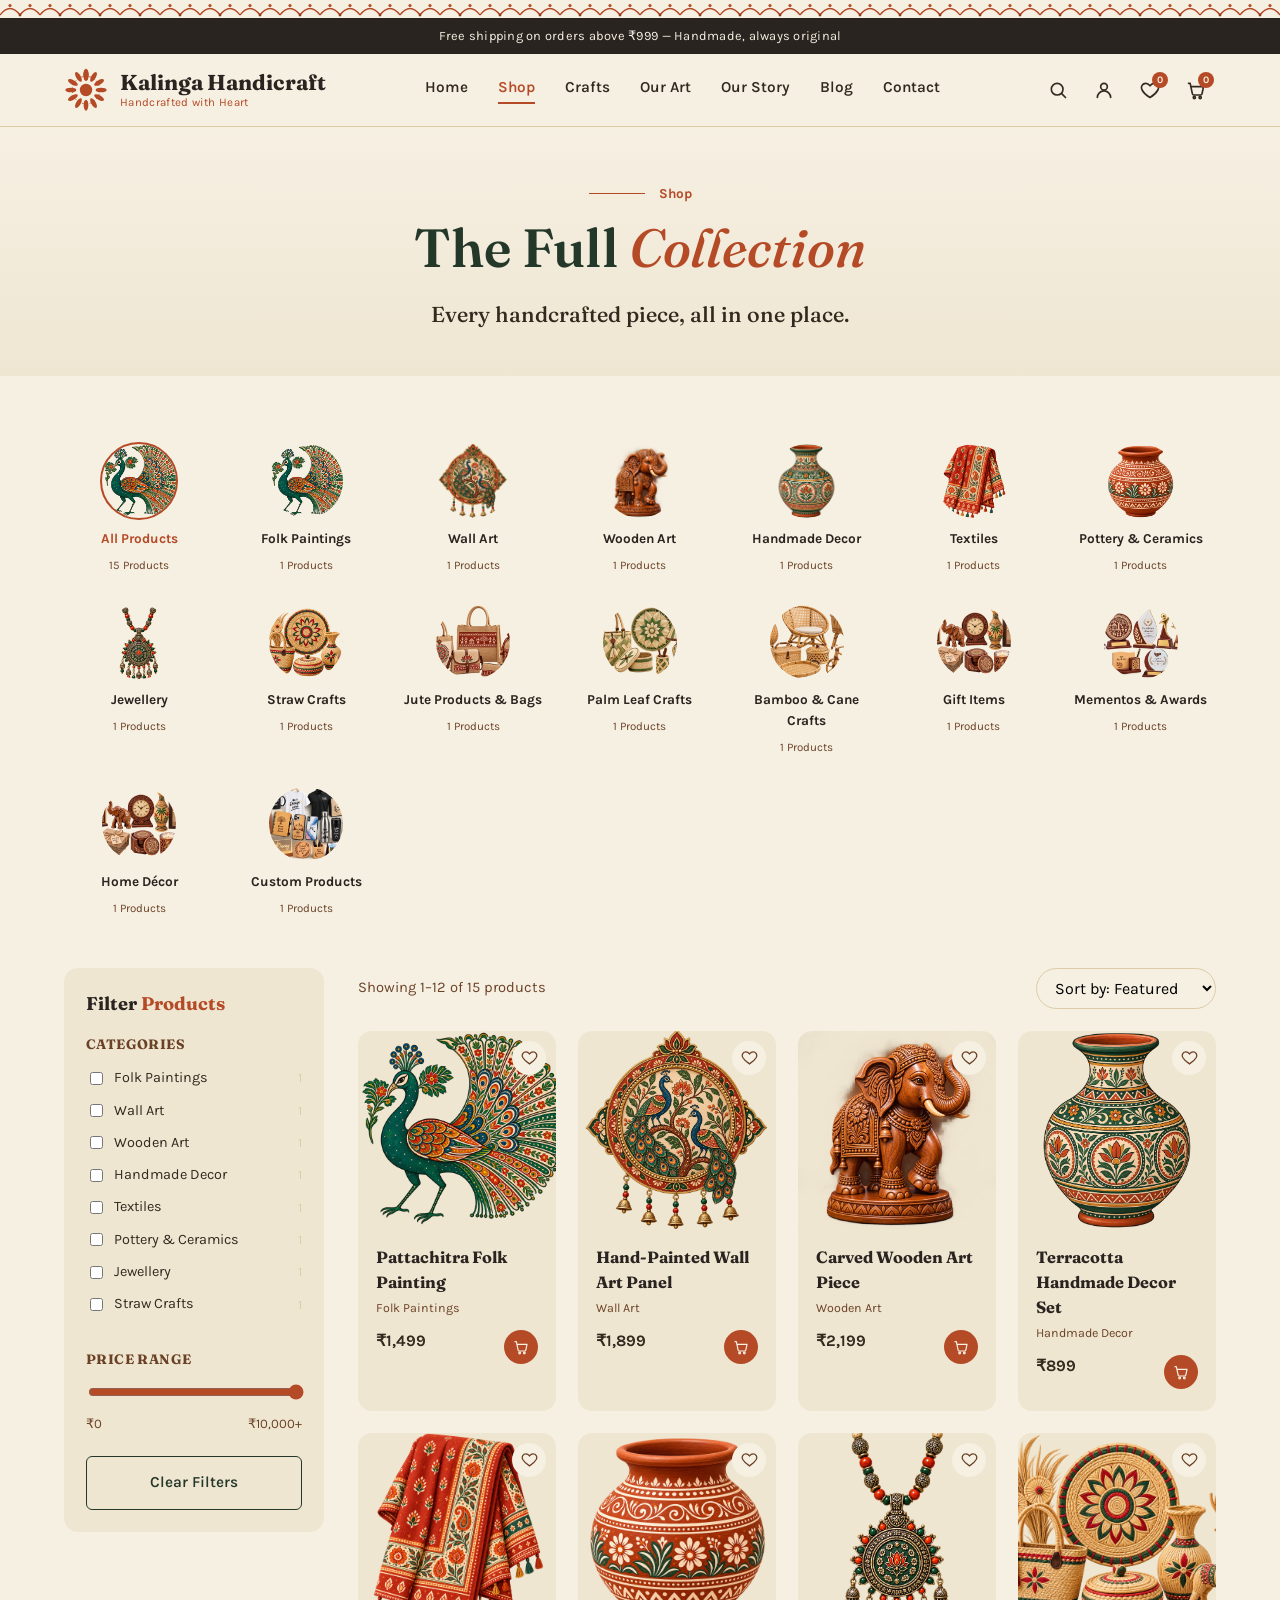
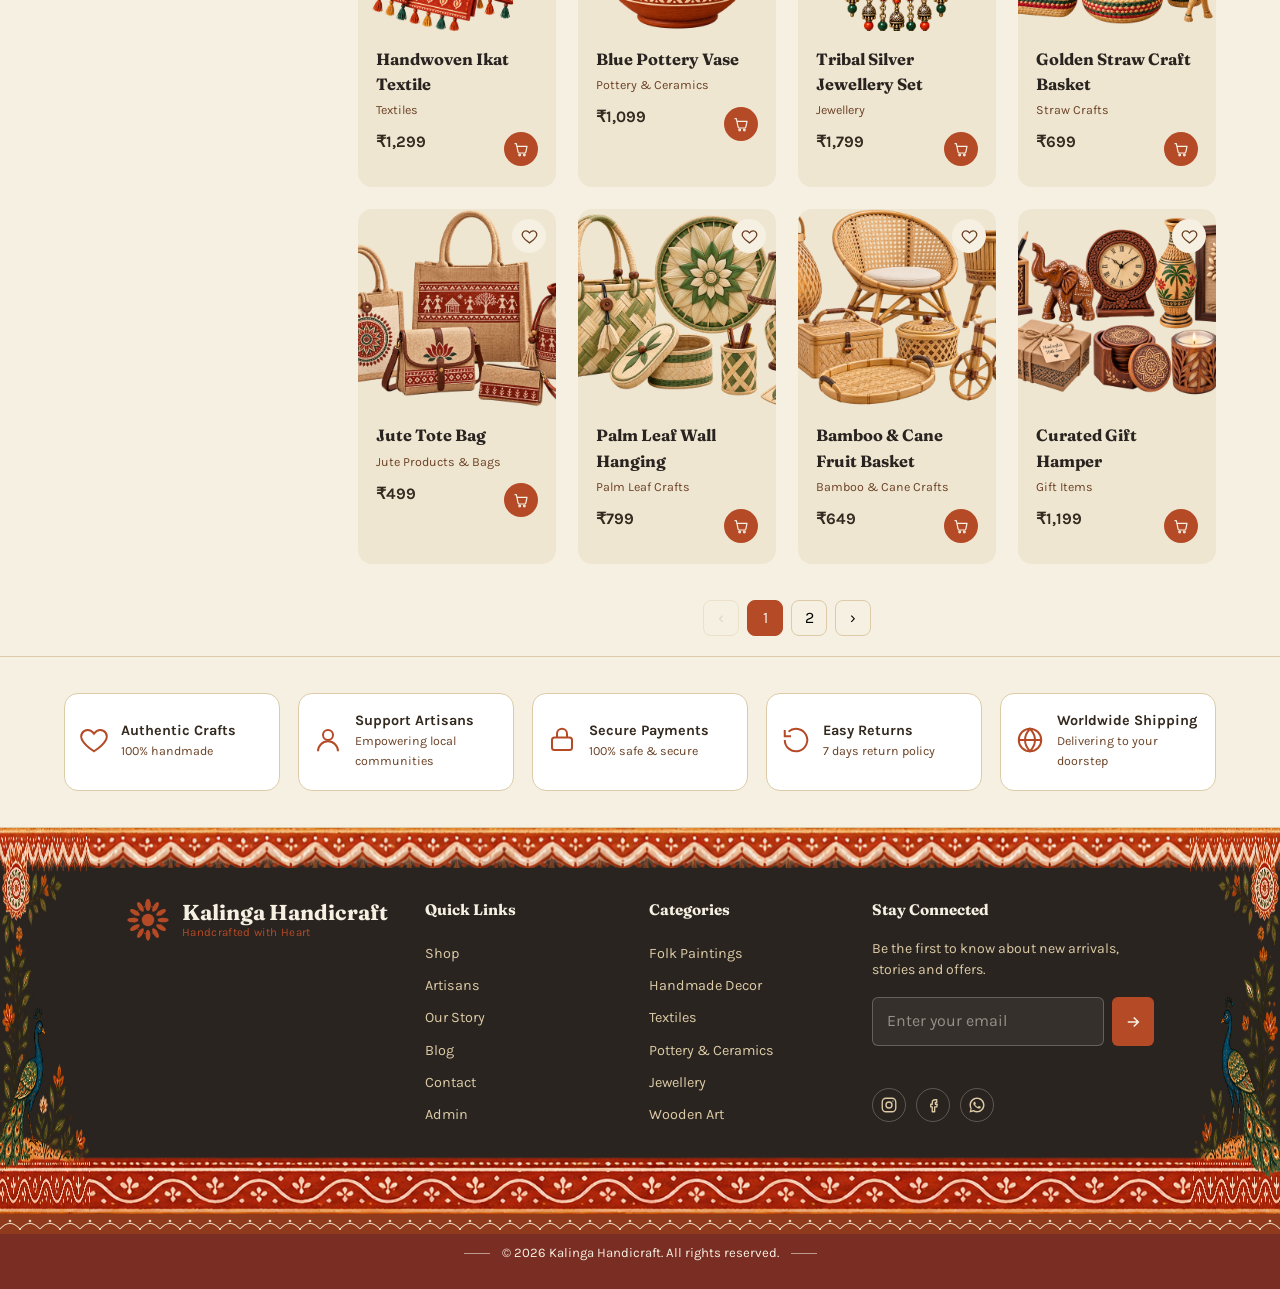
<file: shop.html>
<!DOCTYPE html>
<html lang="en">
<head>
<meta charset="UTF-8">
<meta name="viewport" content="width=device-width, initial-scale=1.0">
<title>Shop — Kalinga Handicraft | Handcrafted with Heart</title>
<meta name="description" content="Browse the complete Kalinga Handicraft collection — art and craft, handmade by Indian artisans.">
<link rel="preconnect" href="https://fonts.googleapis.com">
<link rel="preconnect" href="https://fonts.gstatic.com" crossorigin>
<link href="https://fonts.googleapis.com/css2?family=Fraunces:ital,opsz,wght@0,9..144,400;0,9..144,500;0,9..144,600;0,9..144,700;1,9..144,500&family=Karla:wght@400;500;600;700&display=swap" rel="stylesheet">
<link rel="stylesheet" href="styles.css">
</head>
<body>

<!-- ============ ORNAMENTAL TOP BORDER ============ -->
<div class="deco-strip deco-strip--top" aria-hidden="true"></div>

<!-- ============ TOP UTILITY STRIP ============ -->
<div class="topbar">
  <p>Free shipping on orders above ₹999 — Handmade, always original</p>
</div>

<!-- ============ HEADER ============ -->
<header class="site-header" id="siteHeader">
  <div class="wrap header-row">
    <a href="index.html" class="brand">
      <span class="brand-mark" aria-hidden="true">
        <svg viewBox="0 0 64 64"><use href="#motif-sun"></use></svg>
      </span>
      <span class="brand-text">
        <strong>Kalinga Handicraft</strong>
        <em>Handcrafted with Heart</em>
      </span>
    </a>

    <nav class="main-nav" id="mainNav" aria-label="Primary">
      <a href="index.html">Home</a>
      <a href="shop.html" class="active">Shop</a>
      <a href="crafts.html">Crafts</a>
      <a href="our-art.html">Our Art</a>
      <a href="our-story.html">Our Story</a>
      <a href="blog.html">Blog</a>
      <a href="contact.html">Contact</a>
    </nav>

    <div class="header-actions">
      <button class="icon-btn" id="searchToggle" aria-label="Search" aria-expanded="false">
        <svg viewBox="0 0 24 24"><circle cx="11" cy="11" r="7"/><line x1="21" y1="21" x2="16.4" y2="16.4"/></svg>
      </button>
      <a class="icon-btn" href="login.html" aria-label="Account">
        <svg viewBox="0 0 24 24"><circle cx="12" cy="8" r="4"/><path d="M4 21c0-4.4 3.6-8 8-8s8 3.6 8 8"/></svg>
      </a>
      <a class="icon-btn wish-header-btn" id="wishBtn" href="wishlist.html" aria-label="Wishlist, 0 items"><svg viewBox="0 0 24 24"><path d="M12 21s-7-4.35-9.5-9C.5 8 3 4 7 4c2 0 3.5 1 5 3 1.5-2 3-3 5-3 4 0 6.5 4 4.5 8-2.5 4.65-9.5 9-9.5 9z"/></svg><span class="wish-count" id="wishCount">0</span></a>
      <a class="icon-btn cart-btn" id="cartBtn" href="cart.html" aria-label="Cart, 0 items">
        <svg viewBox="0 0 24 24"><path d="M3 4h2l2.6 12.4a2 2 0 0 0 2 1.6h7.7a2 2 0 0 0 2-1.6L21 8H6"/><circle cx="10" cy="21" r="1.3"/><circle cx="17" cy="21" r="1.3"/></svg>
        <span class="cart-count" id="cartCount">0</span>
      </a>
      <button class="hamburger" id="hamburger" aria-label="Open menu" aria-expanded="false">
        <span></span><span></span><span></span>
      </button>
    </div>
  </div>

  </div>

  <div class="search-panel" id="searchPanel">
    <div class="wrap">
      <form id="searchForm">
        <input type="search" placeholder="Search for pottery, textiles, jewellery…" aria-label="Search products" autocomplete="off">
        <button type="submit">Search</button>
      </form>
    </div>
  </div>
</header>


<section class="page-hero">
  <div class="wrap page-hero-grid" style="grid-template-columns:1fr;text-align:center;">
    <div class="page-hero-copy" style="margin:0 auto;">
      <div class="page-hero-kicker" style="justify-content:center;"><span class="rule" aria-hidden="true"></span><span>Shop</span></div>
      <h1>The Full <em>Collection</em></h1>
      <h2 style="margin-inline:auto;">Every handcrafted piece, all in one place.</h2>
    </div>
  </div>
</section>

<section class="shop-section">
  <div class="wrap">
    <div class="category-strip" id="categoryStrip"></div>

    <div class="shop-layout">
      <aside class="shop-sidebar">
        <div class="filter-panel">
          <h3>Filter <em>Products</em></h3>

          <div class="filter-group">
            <h4>Categories</h4>
            <div id="categoryFilters" class="filter-checklist"></div>
          </div>

          <div class="filter-group">
            <h4>Price Range</h4>
            <input type="range" id="priceRange" class="price-slider" min="0" max="10000" step="100" value="10000">
            <div class="price-range-labels"><span>₹0</span><span id="priceRangeVal">₹10,000+</span></div>
          </div>

          <button type="button" class="btn btn-outline" id="clearFilters" style="width:100%;justify-content:center;">Clear Filters</button>
        </div>
      </aside>

      <div class="shop-main">
        <div class="shop-toolbar">
          <p id="resultCount" class="shop-result-count"></p>
          <select id="sortSelect" class="sort-select">
            <option value="featured">Sort by: Featured</option>
            <option value="price-asc">Price: Low to High</option>
            <option value="price-desc">Price: High to Low</option>
            <option value="name-asc">Name: A&ndash;Z</option>
          </select>
        </div>
        <div class="product-grid" id="productGrid" data-type="all"></div>
        <div class="pagination" id="pagination"></div>
      </div>
    </div>
  </div>
</section>

<section class="trust-cards">
  <div class="wrap trust-cards-grid">
    <div class="trust-card">
      <svg viewBox="0 0 24 24" fill="none" stroke="currentColor" stroke-width="1.6"><path d="M12 21s-7-4.35-9.5-9C.5 8 3 4 7 4c2 0 3.5 1 5 3 1.5-2 3-3 5-3 4 0 6.5 4 4.5 8-2.5 4.65-9.5 9-9.5 9z"/></svg>
      <div><strong>Authentic Crafts</strong><span>100% handmade</span></div>
    </div>
    <div class="trust-card">
      <svg viewBox="0 0 24 24" fill="none" stroke="currentColor" stroke-width="1.6"><circle cx="12" cy="8" r="4"/><path d="M4 21c0-4.4 3.6-8 8-8s8 3.6 8 8"/></svg>
      <div><strong>Support Artisans</strong><span>Empowering local communities</span></div>
    </div>
    <div class="trust-card">
      <svg viewBox="0 0 24 24" fill="none" stroke="currentColor" stroke-width="1.6"><rect x="4" y="10" width="16" height="10" rx="2"/><path d="M8 10V7a4 4 0 0 1 8 0v3"/></svg>
      <div><strong>Secure Payments</strong><span>100% safe &amp; secure</span></div>
    </div>
    <div class="trust-card">
      <svg viewBox="0 0 24 24" fill="none" stroke="currentColor" stroke-width="1.6"><path d="M3 12a9 9 0 1 0 3-6.7M3 4v5h5"/></svg>
      <div><strong>Easy Returns</strong><span>7 days return policy</span></div>
    </div>
    <div class="trust-card">
      <svg viewBox="0 0 24 24" fill="none" stroke="currentColor" stroke-width="1.6"><circle cx="12" cy="12" r="9"/><path d="M3 12h18M12 3c2.5 2.7 4 6 4 9s-1.5 6.3-4 9c-2.5-2.7-4-6-4-9s1.5-6.3 4-9z"/></svg>
      <div><strong>Worldwide Shipping</strong><span>Delivering to your doorstep</span></div>
    </div>
  </div>
</section>

<!-- ============ NEWSLETTER + FOOTER ============ -->

<footer class="site-footer" id="footer">
  <div class="footer-frame">
  <div class="footer-grid">
    <div class="footer-brand">
      <a href="index.html" class="brand">
        <span class="brand-mark" aria-hidden="true"><svg viewBox="0 0 64 64"><use href="#motif-sun"></use></svg></span>
        <span class="brand-text"><strong>Kalinga Handicraft</strong><em>Handcrafted with Heart</em></span>
      </a>
    </div>

    <nav class="footer-col" aria-label="Quick links">
      <h5>Quick Links</h5>
      <a href="shop.html">Shop</a>
      <a href="our-story.html">Artisans</a>
      <a href="our-story.html">Our Story</a>
      <a href="#">Blog</a>
      <a href="#">Contact</a>
      <a href="admin.html">Admin</a>
    </nav>

    <nav class="footer-col" aria-label="Categories">
      <h5>Categories</h5>
      <a href="shop.html?cat=Folk%20Paintings">Folk Paintings</a>
      <a href="shop.html?cat=Handmade%20Decor">Handmade Decor</a>
      <a href="shop.html?cat=Textiles">Textiles</a>
      <a href="shop.html?cat=Pottery%20%26%20Ceramics">Pottery &amp; Ceramics</a>
      <a href="shop.html?cat=Jewellery">Jewellery</a>
      <a href="shop.html?cat=Wooden%20Art">Wooden Art</a>
    </nav>

    <div class="footer-col footer-newsletter">
      <h5>Stay Connected</h5>
      <p>Be the first to know about new arrivals, stories and offers.</p>
      <form id="newsletterForm">
        <input type="email" required placeholder="Enter your email" aria-label="Email address">
        <button type="submit" aria-label="Subscribe">
          <svg viewBox="0 0 24 24"><path d="M5 12h14M13 6l6 6-6 6"/></svg>
        </button>
      </form>
      <p class="form-note" id="newsletterNote" role="status"></p>
      <div class="socials">
        <a href="https://instagram.com/kalingahandicraft" target="_blank" rel="noopener" aria-label="Instagram">
          <svg viewBox="0 0 24 24" fill="none" stroke="currentColor" stroke-width="1.8" stroke-linecap="round" stroke-linejoin="round" aria-hidden="true"><rect x="3" y="3" width="18" height="18" rx="5"/><circle cx="12" cy="12" r="4"/><circle cx="17.2" cy="6.8" r="0.9" fill="currentColor" stroke="none"/></svg>
        </a>
        <a href="https://facebook.com/kalingahandicraft" target="_blank" rel="noopener" aria-label="Facebook">
          <svg viewBox="0 0 24 24" fill="none" stroke="currentColor" stroke-width="1.8" stroke-linecap="round" stroke-linejoin="round" aria-hidden="true"><path d="M15 8.5h2V5h-2.3C12.6 5 11 6.6 11 8.8V11H9v3.5h2V21h3.2v-6.5H17l.6-3.5h-2.4V9.2c0-.5.4-.7.8-.7z"/></svg>
        </a>
        <a href="https://wa.me/919999999999" target="_blank" rel="noopener" aria-label="WhatsApp">
          <svg viewBox="0 0 24 24" fill="currentColor" aria-hidden="true"><path d="M12 2C6.48 2 2 6.48 2 12c0 1.85.5 3.58 1.36 5.07L2 22l5.08-1.33A9.94 9.94 0 0 0 12 22c5.52 0 10-4.48 10-10S17.52 2 12 2zm0 18c-1.6 0-3.1-.43-4.4-1.18l-.31-.19-3.02.79.8-2.94-.2-.3A7.95 7.95 0 0 1 4 12c0-4.41 3.59-8 8-8s8 3.59 8 8-3.59 8-8 8zm4.4-5.9c-.24-.12-1.43-.7-1.65-.79-.22-.08-.38-.12-.54.12-.16.24-.62.79-.76.95-.14.16-.28.18-.52.06-.24-.12-1.01-.37-1.93-1.19-.71-.63-1.19-1.42-1.33-1.66-.14-.24-.01-.37.11-.49.11-.11.24-.28.36-.42.12-.14.16-.24.24-.4.08-.16.04-.3-.02-.42-.06-.12-.54-1.3-.74-1.78-.19-.46-.39-.4-.54-.41h-.46c-.16 0-.42.06-.64.3-.22.24-.84.82-.84 2s.86 2.32.98 2.48c.12.16 1.7 2.6 4.13 3.64.58.25 1.03.4 1.38.51.58.18 1.11.16 1.53.1.47-.07 1.43-.58 1.63-1.15.2-.57.2-1.05.14-1.15-.06-.1-.22-.16-.46-.28z"/></svg>
        </a>
      </div>
    </div>
  </div>
  </div>

  <div class="footer-bottom">
    <p>© 2026 Kalinga Handicraft. All rights reserved.</p>
  </div>
</footer>

<!-- Toast for cart / actions -->
<div class="toast" id="toast" role="status" aria-live="polite"></div>

<!-- ============ SVG SYMBOL DEFS (shared motifs) ============ -->
<svg width="0" height="0" style="position:absolute" aria-hidden="true">
  <defs>
    <symbol id="motif-sun" viewBox="0 0 64 64">
      <circle cx="32" cy="32" r="9" fill="currentColor"/>
      <g fill="currentColor">
        <g id="petalgroup">
          <ellipse cx="32" cy="10" rx="4" ry="9"/>
        </g>
      </g>
      <g fill="currentColor">
        <ellipse cx="32" cy="10" rx="3.4" ry="8"/>
        <ellipse cx="32" cy="10" rx="3.4" ry="8" transform="rotate(30 32 32)"/>
        <ellipse cx="32" cy="10" rx="3.4" ry="8" transform="rotate(60 32 32)"/>
        <ellipse cx="32" cy="10" rx="3.4" ry="8" transform="rotate(90 32 32)"/>
        <ellipse cx="32" cy="10" rx="3.4" ry="8" transform="rotate(120 32 32)"/>
        <ellipse cx="32" cy="10" rx="3.4" ry="8" transform="rotate(150 32 32)"/>
        <ellipse cx="32" cy="10" rx="3.4" ry="8" transform="rotate(180 32 32)"/>
        <ellipse cx="32" cy="10" rx="3.4" ry="8" transform="rotate(210 32 32)"/>
        <ellipse cx="32" cy="10" rx="3.4" ry="8" transform="rotate(240 32 32)"/>
        <ellipse cx="32" cy="10" rx="3.4" ry="8" transform="rotate(270 32 32)"/>
        <ellipse cx="32" cy="10" rx="3.4" ry="8" transform="rotate(300 32 32)"/>
        <ellipse cx="32" cy="10" rx="3.4" ry="8" transform="rotate(330 32 32)"/>
      </g>
      <circle cx="32" cy="32" r="20" fill="none" stroke="currentColor" stroke-width="1.4" stroke-dasharray="2.4 3.4"/>
    </symbol>

    <symbol id="motif-divider" viewBox="0 0 200 14">
      <line x1="0" y1="7" x2="70" y2="7" stroke="currentColor" stroke-width="2"/>
      <circle cx="85" cy="7" r="4" fill="currentColor"/>
      <circle cx="100" cy="7" r="5.5" fill="none" stroke="currentColor" stroke-width="1.6"/>
      <circle cx="115" cy="7" r="4" fill="currentColor"/>
      <line x1="130" y1="7" x2="200" y2="7" stroke="currentColor" stroke-width="2"/>
    </symbol>

    <symbol id="motif-flourish" viewBox="0 0 40 14">
      <line x1="0" y1="7" x2="26" y2="7" stroke="currentColor" stroke-width="1.6"/>
      <path d="M26 7 q6 -7 12 0 q-6 7 -12 0Z" fill="currentColor"/>
    </symbol>
  </defs>
</svg>

<script src="script.js"></script>
<script src="cart.js"></script>
<script src="wishlist.js"></script>
<script src="products.js"></script>
<script src="catalog.js"></script>
</body>
</html>
</file>
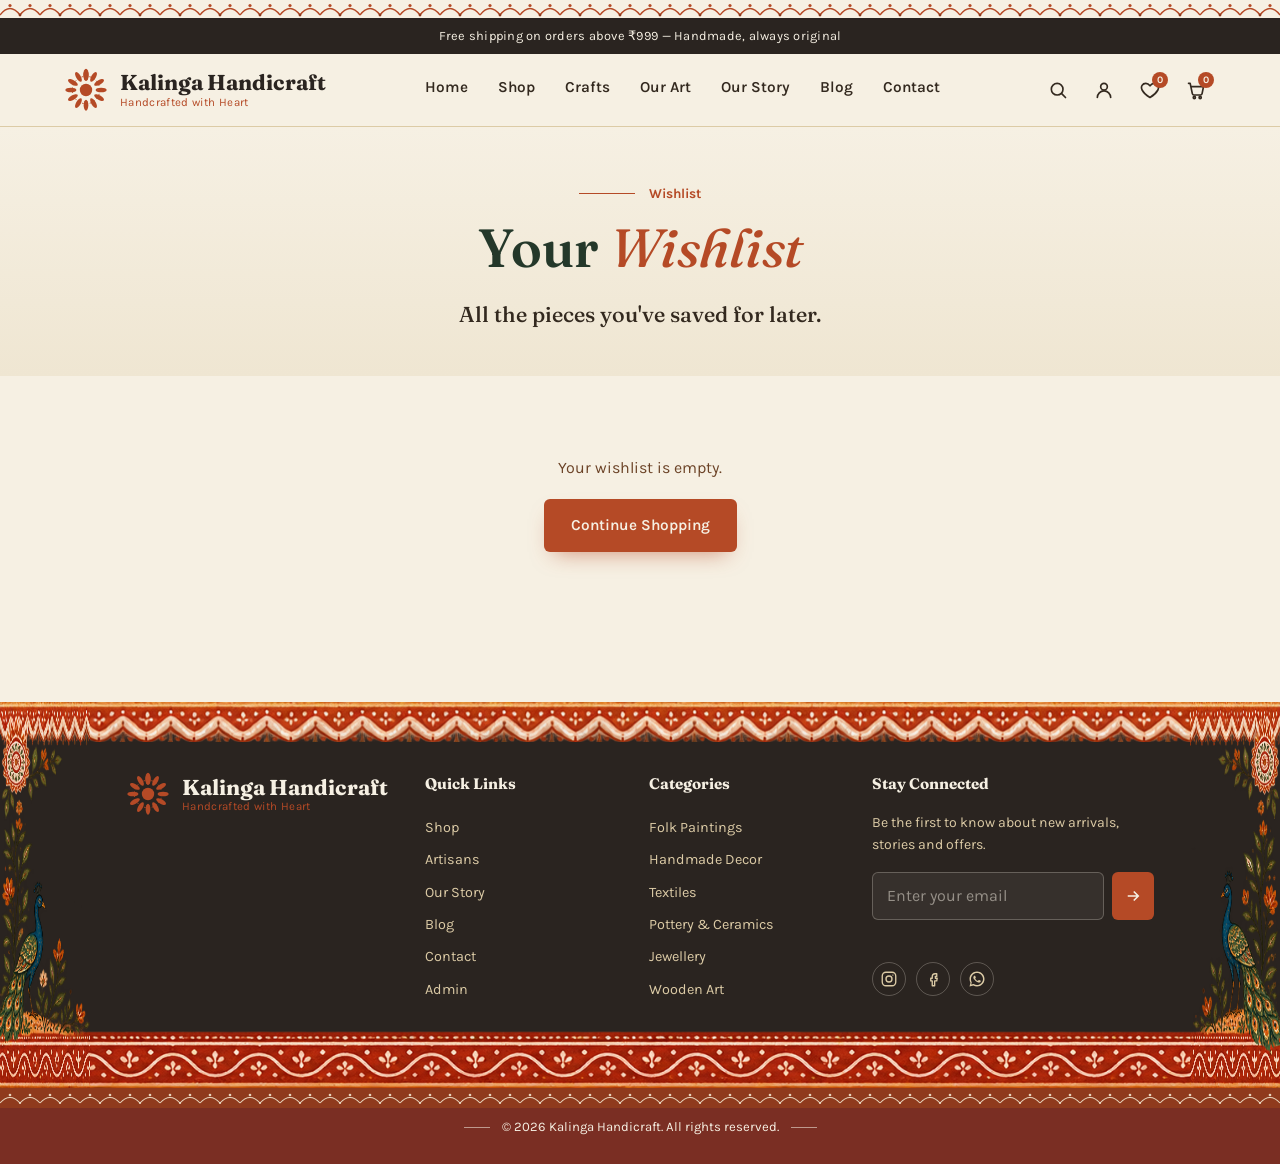
<file: wishlist.html>
<!DOCTYPE html>
<html lang="en">
<head>
<meta charset="UTF-8">
<meta name="viewport" content="width=device-width, initial-scale=1.0">
<title>Your Wishlist — Kalinga Handicraft</title>
<meta name="description" content="View and manage all the products you've saved to your Kalinga Handicraft wishlist.">
<link rel="preconnect" href="https://fonts.googleapis.com">
<link rel="preconnect" href="https://fonts.gstatic.com" crossorigin>
<link href="https://fonts.googleapis.com/css2?family=Fraunces:ital,opsz,wght@0,9..144,400;0,9..144,500;0,9..144,600;0,9..144,700;1,9..144,500&family=Karla:wght@400;500;600;700&display=swap" rel="stylesheet">
<link rel="stylesheet" href="styles.css">
</head>
<body>

<!-- ============ ORNAMENTAL TOP BORDER ============ -->
<div class="deco-strip deco-strip--top" aria-hidden="true"></div>

<!-- ============ TOP UTILITY STRIP ============ -->
<div class="topbar">
  <p>Free shipping on orders above ₹999 — Handmade, always original</p>
</div>

<!-- ============ HEADER ============ -->
<header class="site-header" id="siteHeader">
  <div class="wrap header-row">
    <a href="index.html" class="brand">
      <span class="brand-mark" aria-hidden="true">
        <svg viewBox="0 0 64 64"><use href="#motif-sun"></use></svg>
      </span>
      <span class="brand-text">
        <strong>Kalinga Handicraft</strong>
        <em>Handcrafted with Heart</em>
      </span>
    </a>

    <nav class="main-nav" id="mainNav" aria-label="Primary">
      <a href="index.html">Home</a>
      <a href="shop.html">Shop</a>
      <a href="crafts.html">Crafts</a>
      <a href="our-art.html">Our Art</a>
      <a href="our-story.html">Our Story</a>
      <a href="blog.html">Blog</a>
      <a href="contact.html">Contact</a>
    </nav>

    <div class="header-actions">
      <button class="icon-btn" id="searchToggle" aria-label="Search" aria-expanded="false">
        <svg viewBox="0 0 24 24"><circle cx="11" cy="11" r="7"/><line x1="21" y1="21" x2="16.4" y2="16.4"/></svg>
      </button>
      <a class="icon-btn" href="login.html" aria-label="Account"><svg viewBox="0 0 24 24"><circle cx="12" cy="8" r="4"/><path d="M4 21c0-4.4 3.6-8 8-8s8 3.6 8 8"/></svg></a>
      <a class="icon-btn wish-header-btn" id="wishBtn" href="wishlist.html" aria-label="Wishlist, 0 items"><svg viewBox="0 0 24 24"><path d="M12 21s-7-4.35-9.5-9C.5 8 3 4 7 4c2 0 3.5 1 5 3 1.5-2 3-3 5-3 4 0 6.5 4 4.5 8-2.5 4.65-9.5 9-9.5 9z"/></svg><span class="wish-count" id="wishCount">0</span></a>
      <a class="icon-btn cart-btn" id="cartBtn" href="cart.html" aria-label="Cart, 0 items"><svg viewBox="0 0 24 24"><path d="M3 4h2l2.6 12.4a2 2 0 0 0 2 1.6h7.7a2 2 0 0 0 2-1.6L21 8H6"/><circle cx="10" cy="21" r="1.3"/><circle cx="17" cy="21" r="1.3"/></svg>
        <span class="cart-count" id="cartCount">0</span></a>
      <button class="hamburger" id="hamburger" aria-label="Open menu" aria-expanded="false">
        <span></span><span></span><span></span>
      </button>
    </div>
  </div>

  </div>

  <div class="search-panel" id="searchPanel">
    <div class="wrap">
      <form id="searchForm">
        <input type="search" placeholder="Search for pottery, textiles, jewellery…" aria-label="Search products" autocomplete="off">
        <button type="submit">Search</button>
      </form>
    </div>
  </div>
</header>

<section class="page-hero">
  <div class="wrap page-hero-grid" style="grid-template-columns:1fr;text-align:center;">
    <div class="page-hero-copy" style="margin:0 auto;">
      <div class="page-hero-kicker" style="justify-content:center;"><span class="rule" aria-hidden="true"></span><span>Wishlist</span></div>
      <h1>Your <em>Wishlist</em></h1>
      <h2 style="margin-inline:auto;">All the pieces you've saved for later.</h2>
    </div>
  </div>
</section>

<section class="cart-section">
  <div class="wrap">
    <div id="wishEmpty" class="cart-empty" style="display:none;">
      <p>Your wishlist is empty.</p>
      <a href="shop.html" class="btn btn-primary">Continue Shopping</a>
    </div>

    <div id="wishFilled" class="cart-layout" style="grid-template-columns:1fr;">
      <table class="cart-table">
        <thead><tr><th>Product</th><th>Price</th><th></th><th></th></tr></thead>
        <tbody id="wishRows"></tbody>
      </table>
    </div>
  </div>
</section>


<!-- ============ NEWSLETTER + FOOTER ============ -->

<footer class="site-footer" id="footer">
  <div class="footer-frame">
  <div class="footer-grid">
    <div class="footer-brand">
      <a href="index.html" class="brand">
        <span class="brand-mark" aria-hidden="true"><svg viewBox="0 0 64 64"><use href="#motif-sun"></use></svg></span>
        <span class="brand-text"><strong>Kalinga Handicraft</strong><em>Handcrafted with Heart</em></span>
      </a>
    </div>

    <nav class="footer-col" aria-label="Quick links">
      <h5>Quick Links</h5>
      <a href="shop.html">Shop</a>
      <a href="our-story.html">Artisans</a>
      <a href="our-story.html">Our Story</a>
      <a href="blog.html">Blog</a>
      <a href="contact.html">Contact</a>
      <a href="admin.html">Admin</a>
    </nav>

    <nav class="footer-col" aria-label="Categories">
      <h5>Categories</h5>
      <a href="shop.html?cat=Folk%20Paintings">Folk Paintings</a>
      <a href="shop.html?cat=Handmade%20Decor">Handmade Decor</a>
      <a href="shop.html?cat=Textiles">Textiles</a>
      <a href="shop.html?cat=Pottery%20%26%20Ceramics">Pottery &amp; Ceramics</a>
      <a href="shop.html?cat=Jewellery">Jewellery</a>
      <a href="shop.html?cat=Wooden%20Art">Wooden Art</a>
    </nav>

    <div class="footer-col footer-newsletter">
      <h5>Stay Connected</h5>
      <p>Be the first to know about new arrivals, stories and offers.</p>
      <form id="newsletterForm">
        <input type="email" required placeholder="Enter your email" aria-label="Email address">
        <button type="submit" aria-label="Subscribe">
          <svg viewBox="0 0 24 24"><path d="M5 12h14M13 6l6 6-6 6"/></svg>
        </button>
      </form>
      <p class="form-note" id="newsletterNote" role="status"></p>
      <div class="socials">
        <a href="https://instagram.com/kalingahandicraft" target="_blank" rel="noopener" aria-label="Instagram">
          <svg viewBox="0 0 24 24" fill="none" stroke="currentColor" stroke-width="1.8" stroke-linecap="round" stroke-linejoin="round" aria-hidden="true"><rect x="3" y="3" width="18" height="18" rx="5"/><circle cx="12" cy="12" r="4"/><circle cx="17.2" cy="6.8" r="0.9" fill="currentColor" stroke="none"/></svg>
        </a>
        <a href="https://facebook.com/kalingahandicraft" target="_blank" rel="noopener" aria-label="Facebook">
          <svg viewBox="0 0 24 24" fill="none" stroke="currentColor" stroke-width="1.8" stroke-linecap="round" stroke-linejoin="round" aria-hidden="true"><path d="M15 8.5h2V5h-2.3C12.6 5 11 6.6 11 8.8V11H9v3.5h2V21h3.2v-6.5H17l.6-3.5h-2.4V9.2c0-.5.4-.7.8-.7z"/></svg>
        </a>
        <a href="https://wa.me/919999999999" target="_blank" rel="noopener" aria-label="WhatsApp">
          <svg viewBox="0 0 24 24" fill="currentColor" aria-hidden="true"><path d="M12 2C6.48 2 2 6.48 2 12c0 1.85.5 3.58 1.36 5.07L2 22l5.08-1.33A9.94 9.94 0 0 0 12 22c5.52 0 10-4.48 10-10S17.52 2 12 2zm0 18c-1.6 0-3.1-.43-4.4-1.18l-.31-.19-3.02.79.8-2.94-.2-.3A7.95 7.95 0 0 1 4 12c0-4.41 3.59-8 8-8s8 3.59 8 8-3.59 8-8 8zm4.4-5.9c-.24-.12-1.43-.7-1.65-.79-.22-.08-.38-.12-.54.12-.16.24-.62.79-.76.95-.14.16-.28.18-.52.06-.24-.12-1.01-.37-1.93-1.19-.71-.63-1.19-1.42-1.33-1.66-.14-.24-.01-.37.11-.49.11-.11.24-.28.36-.42.12-.14.16-.24.24-.4.08-.16.04-.3-.02-.42-.06-.12-.54-1.3-.74-1.78-.19-.46-.39-.4-.54-.41h-.46c-.16 0-.42.06-.64.3-.22.24-.84.82-.84 2s.86 2.32.98 2.48c.12.16 1.7 2.6 4.13 3.64.58.25 1.03.4 1.38.51.58.18 1.11.16 1.53.1.47-.07 1.43-.58 1.63-1.15.2-.57.2-1.05.14-1.15-.06-.1-.22-.16-.46-.28z"/></svg>
        </a>
      </div>
    </div>
  </div>
  </div>

  <div class="footer-bottom">
    <p>© 2026 Kalinga Handicraft. All rights reserved.</p>
  </div>
</footer>

<!-- Toast for cart / actions -->
<div class="toast" id="toast" role="status" aria-live="polite"></div>

<!-- ============ SVG SYMBOL DEFS (shared motifs) ============ -->
<svg width="0" height="0" style="position:absolute" aria-hidden="true">
  <defs>
    <symbol id="motif-sun" viewBox="0 0 64 64">
      <circle cx="32" cy="32" r="9" fill="currentColor"/>
      <g fill="currentColor">
        <g id="petalgroup">
          <ellipse cx="32" cy="10" rx="4" ry="9"/>
        </g>
      </g>
      <g fill="currentColor">
        <ellipse cx="32" cy="10" rx="3.4" ry="8"/>
        <ellipse cx="32" cy="10" rx="3.4" ry="8" transform="rotate(30 32 32)"/>
        <ellipse cx="32" cy="10" rx="3.4" ry="8" transform="rotate(60 32 32)"/>
        <ellipse cx="32" cy="10" rx="3.4" ry="8" transform="rotate(90 32 32)"/>
        <ellipse cx="32" cy="10" rx="3.4" ry="8" transform="rotate(120 32 32)"/>
        <ellipse cx="32" cy="10" rx="3.4" ry="8" transform="rotate(150 32 32)"/>
        <ellipse cx="32" cy="10" rx="3.4" ry="8" transform="rotate(180 32 32)"/>
        <ellipse cx="32" cy="10" rx="3.4" ry="8" transform="rotate(210 32 32)"/>
        <ellipse cx="32" cy="10" rx="3.4" ry="8" transform="rotate(240 32 32)"/>
        <ellipse cx="32" cy="10" rx="3.4" ry="8" transform="rotate(270 32 32)"/>
        <ellipse cx="32" cy="10" rx="3.4" ry="8" transform="rotate(300 32 32)"/>
        <ellipse cx="32" cy="10" rx="3.4" ry="8" transform="rotate(330 32 32)"/>
      </g>
      <circle cx="32" cy="32" r="20" fill="none" stroke="currentColor" stroke-width="1.4" stroke-dasharray="2.4 3.4"/>
    </symbol>

    <symbol id="motif-divider" viewBox="0 0 200 14">
      <line x1="0" y1="7" x2="70" y2="7" stroke="currentColor" stroke-width="2"/>
      <circle cx="85" cy="7" r="4" fill="currentColor"/>
      <circle cx="100" cy="7" r="5.5" fill="none" stroke="currentColor" stroke-width="1.6"/>
      <circle cx="115" cy="7" r="4" fill="currentColor"/>
      <line x1="130" y1="7" x2="200" y2="7" stroke="currentColor" stroke-width="2"/>
    </symbol>

    <symbol id="motif-flourish" viewBox="0 0 40 14">
      <line x1="0" y1="7" x2="26" y2="7" stroke="currentColor" stroke-width="1.6"/>
      <path d="M26 7 q6 -7 12 0 q-6 7 -12 0Z" fill="currentColor"/>
    </symbol>
  </defs>
</svg>

<script src="script.js"></script>
<script src="cart.js"></script>
<script src="wishlist.js"></script>
<script src="products.js"></script>
<script src="wishlistpage.js"></script>
</body>
</html>
</file>
<file: styles.css>
/* =========================================================
   KalaSetu — Design Tokens
========================================================= */
:root{
  --cream:        #F6F0E3;
  --cream-deep:   #EFE6D2;
  --sand-dark:    #DCCBA6;
  --brown:        #6B4226;
  --charcoal:     #2A2420;
  --ink:          #33291F;

  --terracotta:   #B54A26;
  --terracotta-dk:#8F3A1D;
  --maroon:       #7A2E23;
  --saffron:      #C9963E;
  --gold:         #C9963E;
  --clay:         #C1652F;
  --clay-dark:    #9A4C22;
  --skin:         #E7B98A;

  --green:        #3C5C43;
  --green-dark:   #24382A;
  --teal:         #2E5952;
  --teal-dark:    #1D3B36;

  --azure:        #2F6FA8;
  --azure-dark:   #1C4A73;
  --azure-soft:   rgba(47,111,168,.14);
  --gold-soft:    rgba(201,150,62,.16);

  --font-display: "Fraunces", "Georgia", serif;
  --font-body:    "Karla", "Segoe UI", sans-serif;

  --radius-sm: 6px;
  --radius-md: 14px;
  --shadow-card: 0 10px 24px -14px rgba(42,36,32,.35);

  --wrap: 1200px;
}

/* =========================================================
   Reset & base
========================================================= */
*,*::before,*::after{ box-sizing:border-box; }
html{ scroll-behavior:smooth; max-width:100%; overflow-x:hidden; }
@media (prefers-reduced-motion: reduce){
  html{ scroll-behavior:auto; }
  *{ animation-duration:0.001ms !important; animation-iteration-count:1 !important; transition-duration:0.001ms !important; }
}
body{
  margin:0;
  font-family:var(--font-body);
  color:var(--ink);
  background:var(--cream);
  -webkit-font-smoothing:antialiased;
  line-height:1.55;
  max-width:100%;
  overflow-x:hidden;
}
h1,h2,h3,h4,h5{ font-family:var(--font-display); margin:0; color:var(--charcoal); }
p{ margin:0; }
a{ color:inherit; text-decoration:none; }
img,svg{ display:block; max-width:100%; }
button{ font:inherit; cursor:pointer; }
ul{ list-style:none; margin:0; padding:0; }
:focus-visible{ outline:2.5px solid var(--terracotta); outline-offset:3px; }

.wrap{
  max-width:var(--wrap);
  margin-inline:auto;
  padding-inline:24px;
}

/* =========================================================
   Buttons
========================================================= */
.btn{
  display:inline-flex; align-items:center; gap:10px;
  padding:14px 26px;
  font-family:var(--font-body);
  font-weight:600;
  font-size:0.96rem;
  border-radius:var(--radius-sm);
  border:1.5px solid transparent;
  transition:transform .18s ease, background-color .18s ease, color .18s ease, box-shadow .18s ease;
  white-space:nowrap;
}
.btn svg{ width:16px; height:16px; fill:none; stroke:currentColor; stroke-width:2.2; stroke-linecap:round; }
.btn-primary{
  background:var(--terracotta);
  color:var(--cream);
  box-shadow:0 10px 22px -10px rgba(181,74,38,.6);
}
.btn-primary:hover{ background:var(--terracotta-dk); transform:translateY(-2px); }
.btn-outline{
  background:transparent;
  border-color:var(--green-dark);
  color:var(--green-dark);
}
.btn-outline:hover{ background:var(--green-dark); color:var(--cream); transform:translateY(-2px); }

/* =========================================================
   Ornamental border strips (mehndi-style repeating SVG tiles)
   Used: top of page, base of hero, edges of the service strip,
   and the footer's bottom-most band.
========================================================= */
.deco-strip{
  width:100%;
  background-repeat:repeat-x;
  background-position:left top;
}
.deco-strip--top{
  height:18px;
  background-color:var(--cream);
  background-image:url("data:image/svg+xml,%3Csvg%20xmlns%3D%22http%3A//www.w3.org/2000/svg%22%20width%3D%22240%22%20height%3D%2218%22%20viewBox%3D%220%200%20240%2018%22%3E%20%3Crect%20width%3D%22240%22%20height%3D%2218%22%20fill%3D%22%23F6F0E3%22/%3E%20%3Cg%20fill%3D%22none%22%20stroke%3D%22%23B54A26%22%20stroke-width%3D%221.3%22%3E%20%3Cpath%20d%3D%22M0%2C15%20Q10%2C2%2020%2C15%20Q30%2C2%2040%2C15%22%20/%3E%3Cpath%20d%3D%22M40%2C15%20Q50%2C2%2060%2C15%20Q70%2C2%2080%2C15%22%20/%3E%3Cpath%20d%3D%22M80%2C15%20Q90%2C2%20100%2C15%20Q110%2C2%20120%2C15%22%20/%3E%3Cpath%20d%3D%22M120%2C15%20Q130%2C2%20140%2C15%20Q150%2C2%20160%2C15%22%20/%3E%3Cpath%20d%3D%22M160%2C15%20Q170%2C2%20180%2C15%20Q190%2C2%20200%2C15%22%20/%3E%3Cpath%20d%3D%22M200%2C15%20Q210%2C2%20220%2C15%20Q230%2C2%20240%2C15%22%20/%3E%20%3C/g%3E%20%3Cg%20fill%3D%22%23B54A26%22%3E%20%3Ccircle%20cx%3D%2210%22%20cy%3D%225.5%22%20r%3D%221.6%22/%3E%3Ccircle%20cx%3D%2230%22%20cy%3D%225.5%22%20r%3D%221.6%22/%3E%3Ccircle%20cx%3D%2250%22%20cy%3D%225.5%22%20r%3D%221.6%22/%3E%3Ccircle%20cx%3D%2270%22%20cy%3D%225.5%22%20r%3D%221.6%22/%3E%3Ccircle%20cx%3D%2290%22%20cy%3D%225.5%22%20r%3D%221.6%22/%3E%3Ccircle%20cx%3D%22110%22%20cy%3D%225.5%22%20r%3D%221.6%22/%3E%3Ccircle%20cx%3D%22130%22%20cy%3D%225.5%22%20r%3D%221.6%22/%3E%3Ccircle%20cx%3D%22150%22%20cy%3D%225.5%22%20r%3D%221.6%22/%3E%3Ccircle%20cx%3D%22170%22%20cy%3D%225.5%22%20r%3D%221.6%22/%3E%3Ccircle%20cx%3D%22190%22%20cy%3D%225.5%22%20r%3D%221.6%22/%3E%3Ccircle%20cx%3D%22210%22%20cy%3D%225.5%22%20r%3D%221.6%22/%3E%3Ccircle%20cx%3D%22230%22%20cy%3D%225.5%22%20r%3D%221.6%22/%3E%20%3C/g%3E%20%3Cg%20fill%3D%22%238F3A1D%22%3E%20%3Ccircle%20cx%3D%2220%22%20cy%3D%2215%22%20r%3D%221.4%22/%3E%3Ccircle%20cx%3D%2260%22%20cy%3D%2215%22%20r%3D%221.4%22/%3E%3Ccircle%20cx%3D%22100%22%20cy%3D%2215%22%20r%3D%221.4%22/%3E%3Ccircle%20cx%3D%22140%22%20cy%3D%2215%22%20r%3D%221.4%22/%3E%3Ccircle%20cx%3D%22180%22%20cy%3D%2215%22%20r%3D%221.4%22/%3E%3Ccircle%20cx%3D%22220%22%20cy%3D%2215%22%20r%3D%221.4%22/%3E%20%3C/g%3E%20%3C/svg%3E");
  background-size:240px 18px;
}

/* =========================================================
   Topbar
========================================================= */
.topbar{
  background:var(--charcoal);
  color:var(--cream);
  text-align:center;
  font-size:0.8rem;
  letter-spacing:.02em;
  padding:8px 16px;
}

/* =========================================================
   Header
========================================================= */
.site-header{
  position:sticky; top:0; z-index:100;
  background:var(--cream);
  border-bottom:1px solid var(--sand-dark);
  transition:box-shadow .25s ease;
}
.site-header.scrolled{ box-shadow:0 8px 20px -14px rgba(0,0,0,.3); }

.header-row{
  display:flex; align-items:center; justify-content:space-between;
  padding-block:14px;
  gap:24px;
}
.brand{ display:flex; align-items:center; gap:12px; flex-shrink:0; }
.brand-mark{ width:44px; height:44px; color:var(--terracotta); flex-shrink:0; }
.brand-mark svg{ width:100%; height:100%; }
.brand-text{ display:flex; flex-direction:column; line-height:1.2; }
.brand-text strong{ font-family:var(--font-display); font-size:1.35rem; color:var(--charcoal); }
.brand-text em{ font-style:normal; font-size:.72rem; color:var(--terracotta); letter-spacing:.03em; }

.main-nav{ display:flex; align-items:center; gap:30px; }
.main-nav a{
  font-weight:600; font-size:.96rem; color:var(--ink);
  position:relative; padding-bottom:4px;
}
.main-nav a::after{
  content:""; position:absolute; left:0; right:100%; bottom:0; height:2px;
  background:var(--terracotta); transition:right .22s ease;
}
.main-nav a:hover::after, .main-nav a.active::after{ right:0; }
.main-nav a.active{ color:var(--terracotta); }

.header-actions{ display:flex; align-items:center; gap:6px; }
.icon-btn{
  width:40px; height:40px; display:grid; place-items:center;
  background:transparent; border:none; border-radius:50%;
  color:var(--ink); position:relative; transition:background .18s ease, color .18s ease;
}
.icon-btn:hover{ background:var(--cream-deep); color:var(--terracotta); }
.wish-header-btn.active{ color:var(--terracotta); }
.wish-header-btn.active svg{ fill:var(--terracotta); }
.icon-btn svg{ width:20px; height:20px; fill:none; stroke:currentColor; stroke-width:2; stroke-linecap:round; stroke-linejoin:round; }
.cart-count, .wish-count{
  position:absolute; top:2px; right:2px;
  width:16px; height:16px; border-radius:50%;
  background:var(--terracotta); color:var(--cream);
  font-size:.62rem; font-weight:700; display:grid; place-items:center;
  transition:transform .2s ease;
}
.cart-count.bump, .wish-count.bump{ transform:scale(1.4); }

.hamburger{
  display:none; width:40px; height:40px; border:none; background:none;
  flex-direction:column; justify-content:center; align-items:center; gap:5px;
}
.hamburger span{ width:22px; height:2px; background:var(--charcoal); transition:transform .25s ease, opacity .25s ease; }
.hamburger[aria-expanded="true"] span:nth-child(1){ transform:translateY(7px) rotate(45deg); }
.hamburger[aria-expanded="true"] span:nth-child(2){ opacity:0; }
.hamburger[aria-expanded="true"] span:nth-child(3){ transform:translateY(-7px) rotate(-45deg); }

.search-panel{
  max-height:0; overflow:hidden;
  background:var(--cream-deep);
  transition:max-height .3s ease;
}
.search-panel.open{ max-height:90px; border-top:1px solid var(--sand-dark); }
.search-panel form{ display:flex; gap:10px; padding:16px 0; }
.search-panel input{
  flex:1; padding:12px 16px; border:1.5px solid var(--sand-dark);
  border-radius:var(--radius-sm); font:inherit; background:var(--cream);
}
.search-panel button{
  padding:12px 22px; background:var(--terracotta); color:var(--cream);
  border:none; border-radius:var(--radius-sm); font-weight:600;
}

/* =========================================================
   Hero / Automatic Full-Width Banner Slider
========================================================= */

.hero-banner{
  position:relative;
  width:100%;
  overflow:hidden;
  background:var(--cream);
}

/* The banner uses the image's natural aspect ratio.
   This keeps your 1536x1024-style artwork proportional. */
.hero-slider{
  position:relative;
  width:100%;
  aspect-ratio:3 / 2;
  min-height:320px;
  overflow:hidden;
}

/* Individual slides */
.hero-slide{
  position:absolute;
  inset:0;
  width:100%;
  height:100%;

  opacity:0;
  visibility:hidden;
  z-index:0;

  transition:
    opacity 1s ease-in-out,
    visibility 1s ease-in-out;
}

.hero-slide.active{
  opacity:1;
  visibility:visible;
  z-index:1;
}

/* Full banner image */
.hero-slide img{
  display:block;
  width:100%;
  height:100%;
  object-fit:cover;
  object-position:center center;
}

/* =========================================================
   Slider arrows
========================================================= */

.hero-arrow{
  position:absolute;
  top:50%;
  z-index:10;

  width:46px;
  height:46px;

  transform:translateY(-50%);

  display:flex;
  align-items:center;
  justify-content:center;

  border:1px solid rgba(255,255,255,.55);
  border-radius:50%;

  background:rgba(42,36,32,.28);
  color:#fff;

  font-size:25px;
  line-height:1;

  cursor:pointer;

  opacity:0;
  transition:
    opacity .25s ease,
    background .25s ease,
    transform .25s ease;
}

.hero-banner:hover .hero-arrow,
.hero-arrow:focus-visible{
  opacity:1;
}

.hero-arrow:hover{
  background:rgba(42,36,32,.65);
}

.hero-prev{
  left:22px;
}

.hero-next{
  right:22px;
}

/* =========================================================
   Slider dots
========================================================= */

.hero-dots{
  position:absolute;
  left:50%;
  bottom:18px;
  z-index:12;

  transform:translateX(-50%);

  display:flex;
  align-items:center;
  gap:9px;
}

.hero-dot{
  width:11px;
  height:11px;

  padding:0;

  border:1.5px solid #fff;
  border-radius:50%;

  background:rgba(255,255,255,.35);

  cursor:pointer;

  transition:
    transform .25s ease,
    background-color .25s ease;
}

.hero-dot.active{
  background:#fff;
  transform:scale(1.25);
}

/* =========================================================
   Responsive banner
========================================================= */

@media (max-width:880px){
  .hero-slider{
    aspect-ratio:3 / 2;
    min-height:260px;
  }

  .hero-arrow{
    opacity:1;
    width:40px;
    height:40px;
    font-size:21px;
  }

  .hero-prev{
    left:12px;
  }

  .hero-next{
    right:12px;
  }
}

@media (max-width:620px){
  .hero-slider{
    aspect-ratio:3 / 2;
    min-height:190px;
  }

  .hero-arrow{
    width:34px;
    height:34px;
    font-size:18px;
  }

  .hero-prev{
    left:8px;
  }

  .hero-next{
    right:8px;
  }

  .hero-dots{
    bottom:9px;
    gap:7px;
  }

  .hero-dot{
    width:8px;
    height:8px;
  }
}

@media (prefers-reduced-motion: reduce){
  .hero-slide{
    transition:none;
  }
}

/* =========================================================
   Value strip
========================================================= */
.value-strip{ background:var(--cream); padding-block:38px; border-bottom:1px solid var(--sand-dark); }
.value-grid{
  display:grid; grid-template-columns:repeat(4,1fr); gap:22px;
}
.value-item{
  position:relative;
  display:flex; align-items:flex-start; gap:14px;
  padding:20px 18px 22px;
  background:linear-gradient(160deg, #FBF7EE, var(--cream-deep));
  border:1px solid var(--sand-dark);
  border-radius:var(--radius-md);
  overflow:hidden;
  isolation:isolate;
  cursor:default;
  transition:transform .35s ease, box-shadow .35s ease, border-color .35s ease, background-color .35s ease;
}
.value-item::before{
  content:"";
  position:absolute; inset:0;
  background:linear-gradient(160deg, var(--gold-soft), var(--cream-deep) 60%);
  opacity:0;
  transition:opacity .35s ease;
  z-index:-1;
}
.value-item::after{
  content:"";
  position:absolute; left:0; right:0; bottom:0; height:4px;
  background:linear-gradient(90deg, var(--terracotta), var(--gold));
  transform:scaleX(0);
  transform-origin:left;
  transition:transform .35s ease;
}
.value-item:hover{
  transform:translateY(-7px);
  border-color:transparent;
  box-shadow:0 20px 34px -18px rgba(42,36,32,.4);
}
.value-item:hover::before{ opacity:1; }
.value-item:hover::after{ transform:scaleX(1); }
.value-item .value-icon{
  flex-shrink:0;
  width:52px; height:52px;
  display:flex; align-items:center; justify-content:center;
  border-radius:50%;
  background:var(--gold-soft);
  transition:transform .35s ease, background-color .35s ease;
}
.value-item svg{ width:26px; height:26px; flex-shrink:0; fill:none; stroke:var(--terracotta); stroke-width:1.6; stroke-linecap:round; stroke-linejoin:round; transition:transform .35s ease, stroke .35s ease; }
.value-item:hover .value-icon{ transform:scale(1.08) rotate(-4deg); background:var(--terracotta); }
.value-item:hover svg{ stroke:#fff; }
.value-item > div{ min-width:0; }
.value-item h3{ font-size:1.02rem; font-weight:700; margin-bottom:2px; }
.value-item p{ font-size:.88rem; color:var(--brown); word-wrap:break-word; }

/* =========================================================
   Categories
========================================================= */
.categories{ padding-block:72px; }
.section-title{
  text-align:center; font-size:clamp(1.7rem,3vw,2.2rem); font-weight:600;
  color:var(--green-dark); margin-bottom:44px;
  display:flex; align-items:center; justify-content:center; gap:16px;
}
.title-flourish{ width:40px; height:14px; color:var(--terracotta); }
.title-flourish.flip{ transform:scaleX(-1); }

.category-grid{
  display:grid; grid-template-columns:repeat(6,1fr); gap:20px;
}

/* Side branch decorations flanking the category grid. Save a tall,
   narrow vine/floral illustration as images/left-branch-tree.jpg; the
   right side reuses it flipped, so one artwork covers both. */
.categories{ position:relative; overflow:hidden; }
.category-branch{
  position:absolute; top:0; height:100%;
  width:clamp(60px, 8vw, 140px);
  object-fit:contain; object-position:top center;
  pointer-events:none; opacity:.9; z-index:0;
}
.category-branch-left{ left:0; }
.category-branch-right{ right:0; transform:scaleX(-1); }
.categories .wrap{ position:relative; z-index:1; }

/* Product / category cards. Each is a .fx-card (see "Interactive card
   hover effects" below) so hovering lifts it, lights a cursor-tracked
   glow behind the photo, and spins a thin gradient ring around the edge. */
.category-card{
  position:relative;
  display:block;
  background:var(--cream-deep);
  border-radius:var(--radius-md);
  border:1px solid var(--sand-dark);
  overflow:hidden;
  text-align:center;
  transition:transform .28s ease, box-shadow .28s ease, border-color .28s ease;
}
.category-card:hover{
  transform:translateY(-8px);
  box-shadow:var(--shadow-card);
  border-color:transparent;
}
.category-card img{
  position:relative; z-index:1;
  width:100%; aspect-ratio:1; object-fit:cover;
  transition:transform .5s ease;
}
.category-card:hover img{ transform:scale(1.08); }
.category-card h3{
  position:relative; z-index:1;
  font-size:1rem; font-weight:700; color:var(--charcoal);
  padding:16px 14px 20px;
}

/* =========================================================
   Interactive card hover effects: cursor-tracked glow +
   spinning circular border line. Applied via the .fx-card
   class (added on .category-card, .value-block, and a few
   other panels). The glow position is driven by --mx / --my,
   set in script.js on pointermove; it degrades gracefully to
   a centred glow if JS never sets them.
========================================================= */
.fx-card{
  position:relative;
  isolation:isolate;
}
.fx-card::before,
.fx-card::after{
  content:"";
  position:absolute;
  inset:0;
  border-radius:inherit;
  opacity:0;
  transition:opacity .35s ease;
  pointer-events:none;
}
/* Cursor-tracked glow */
.fx-card::before{
  z-index:0;
  background:radial-gradient(220px circle at var(--mx,50%) var(--my,50%), rgba(181,74,38,.32), transparent 70%);
}
/* Spinning circular border line */
.fx-card::after{
  z-index:3;
  inset:-1px;
  padding:2px;
  background:conic-gradient(from var(--fx-angle,0deg), transparent 0%, var(--gold) 18%, var(--terracotta) 36%, transparent 55%);
  -webkit-mask:linear-gradient(#000 0 0) content-box, linear-gradient(#000 0 0);
  -webkit-mask-composite:xor;
  mask-composite:exclude;
  animation:fx-spin 2.6s linear infinite;
  animation-play-state:paused;
}
.fx-card:hover::before,
.fx-card:hover::after{ opacity:1; }
.fx-card:hover::after{ animation-play-state:running; }
@keyframes fx-spin{
  to{ --fx-angle:360deg; }
}
@property --fx-angle{
  syntax:'<angle>';
  inherits:true;
  initial-value:0deg;
}
@media (prefers-reduced-motion: reduce){
  .fx-card::after{ animation:none; }
}

/* =========================================================
   Story
========================================================= */
.story{ padding-block:72px; background:var(--cream-deep); }
.story-grid{
  display:grid; grid-template-columns:1fr 1fr; gap:64px; align-items:center;
}
.eyebrow-line span{
  color:var(--terracotta); font-weight:700; font-size:.85rem;
}
.story-copy h2{
  font-size:clamp(1.9rem,3.4vw,2.5rem); margin:10px 0 18px; color:var(--charcoal); font-weight:600;
}
.story-copy h2 em{ font-style:italic; color:var(--terracotta); font-weight:500; }
.story-copy p{ color:var(--brown); max-width:48ch; margin-bottom:26px; font-size:1.02rem; }

/* =========================================================
   Service strip
========================================================= */
.service-strip{
  position:relative;
  background:var(--green-dark);
  padding-block:38px;
  color:var(--cream);
}
.service-strip-border{
  display:block;
  position:absolute;
  left:0; right:0;
  width:100%;
  height:16px;
  object-fit:cover;
  object-position:center;
  pointer-events:none;
}
.service-strip-border--top{
  top:0;
}
.service-strip-border--bottom{
  bottom:0;
}

.service-grid{ display:grid; grid-template-columns:repeat(4,1fr); gap:20px; }
.service-item{
  display:flex; align-items:center; gap:14px;
  padding:18px 16px;
  background:rgba(255,255,255,.05);
  border:1px solid rgba(255,255,255,.12);
  border-radius:var(--radius-md);
  transition:transform .25s ease, background-color .25s ease, border-color .25s ease, box-shadow .25s ease;
}
.service-item:hover{
  transform:translateY(-5px);
  background:rgba(255,255,255,.1);
  border-color:var(--gold);
  box-shadow:0 16px 30px -16px rgba(0,0,0,.55);
}
.service-item svg{ width:30px; height:30px; flex-shrink:0; fill:none; stroke:var(--gold); stroke-width:1.7; stroke-linecap:round; stroke-linejoin:round; transition:transform .25s ease; }
.service-item:hover svg{ transform:scale(1.12); }
.service-item > div{ min-width:0; }
.service-item h4{ color:var(--cream); font-size:.96rem; font-weight:700; }
.service-item p{ font-size:.8rem; color:var(--sand-dark); word-wrap:break-word; }

/* =========================================================
   Footer
========================================================= */
.site-footer{ background:var(--charcoal); color:var(--sand-dark); }

/* The peacock/mandala frame now lives on .footer-frame, which has no
   max-width — so the border-image itself stretches edge-to-edge across
   the full viewport, matching the full-bleed green service strip above
   it. The actual link columns (.footer-grid) are centered inside that
   frame at the site's normal content width, so text doesn't sprawl
   across ultra-wide screens. Previously the border-image sat on
   .footer-grid, which was itself capped at max-width:1200px and
   centered — so on wide monitors the whole framed card floated in the
   middle of the page with plain charcoal gaps on both sides instead of
   reaching the edges like every other full-width section. */
.footer-frame{
  margin:0;
  border-style:solid;
  border-color:transparent;
  border-width:30px 90px 48px 90px;
  border-image-source:url("images/quicklinks-border-frame.png");
  border-image-slice:39 430 72 430;
  border-image-width:40px 90px 58px 90px;
  border-image-outset:0;
  border-image-repeat:stretch;
}
.footer-grid{
  max-width:var(--wrap);
  margin-inline:auto;
  display:grid; grid-template-columns:1.4fr 1fr 1fr 1.5fr; gap:36px;
  padding:40px 36px 34px;
}
/* Grid items default to min-width:auto, which lets a column's own
   content (e.g. a long link like "Pottery & Ceramics") force the
   column wider than its fr share. On narrow screens that pushed the
   whole grid wider than the viewport; with html{overflow-x:hidden}
   the overflow was silently clipped instead of scrolling, which is
   what made "Quick Links" appear to vanish on mobile. min-width:0
   lets each column shrink to its track size and wrap its text instead. */
.footer-brand,
.footer-col{ min-width:0; }
.footer-brand .brand-text strong{ color:var(--cream); }
.footer-brand p{ margin-top:14px; font-size:.88rem; max-width:30ch; }
.footer-col h5{ color:var(--cream); font-size:.95rem; margin-bottom:16px; font-weight:700; }
.footer-col a{ display:block; padding:5px 0; font-size:.9rem; transition:color .18s ease, padding-left .18s ease; }
.footer-col a:hover{ color:var(--gold); padding-left:4px; }
.footer-newsletter p{ font-size:.88rem; margin-bottom:16px; }
#newsletterForm{ display:flex; gap:8px; }
#newsletterForm input{
  flex:1; min-width:0; padding:11px 14px; border-radius:var(--radius-sm);
  border:1.5px solid rgba(246,240,227,.25); background:rgba(246,240,227,.06); color:var(--cream); font:inherit;
}
#newsletterForm input::placeholder{ color:rgba(246,240,227,.5); }
#newsletterForm button{
  width:42px; flex-shrink:0; background:var(--terracotta); border:none; border-radius:var(--radius-sm);
  display:grid; place-items:center; color:var(--cream); transition:background .18s ease;
}
#newsletterForm button:hover{ background:var(--terracotta-dk); }
#newsletterForm button svg{ width:18px; height:18px; fill:none; stroke:currentColor; stroke-width:2.2; }
.form-note{ font-size:.8rem; margin-top:10px; min-height:1em; color:var(--gold); }
.socials{ display:flex; gap:10px; margin-top:18px; }
.socials a{
  width:34px; height:34px; border-radius:50%; border:1px solid rgba(246,240,227,.25);
  display:grid; place-items:center; font-size:.68rem; font-weight:700; letter-spacing:.02em;
  transition:background .18s ease, border-color .18s ease;
}
.socials a:hover{ background:var(--terracotta); border-color:var(--terracotta); color:var(--cream); }
.socials svg{ width:18px; height:18px; }
.socials-row svg{ width:18px; height:18px; }

@media (max-width:880px){
  .footer-frame{
    border-width:20px 60px 38px 60px;
    border-image-width:20px 60px 38px 60px;
  }
  .footer-grid{
    padding:34px 26px 28px;
  }
}
@media (max-width:620px){
  .footer-frame{
    border-width:12px 24px 22px 24px;
    border-image-width:12px 24px 22px 24px;
  }
  .footer-grid{
    padding:20px 16px 16px;
  }
}

/* Shop / Art / Crafts catalog */
.filter-bar{ display:flex; flex-wrap:wrap; gap:10px; justify-content:center; margin:0 0 36px; }
.filter-bar .chip{
  padding:8px 18px; border-radius:999px; border:1.5px solid var(--sand-dark); background:var(--cream-deep);
  color:var(--ink); font:inherit; font-size:.9rem; cursor:pointer; transition:background .18s ease,color .18s ease,border-color .18s ease;
}
.filter-bar .chip:hover{ border-color:var(--gold); }
.filter-bar .chip.active{ background:var(--terracotta); border-color:var(--terracotta); color:var(--cream); }
.product-card h3{ margin-bottom:4px; }
.product-price{ color:var(--terracotta-dk,var(--terracotta)); font-weight:700; margin-bottom:12px; }
.product-add{ width:100%; justify-content:center; padding:10px 16px; font-size:.88rem; }
.product-empty{ grid-column:1/-1; text-align:center; color:var(--brown); padding:40px 0; }

/* Admin panel */
.admin-wrap{ max-width:960px; margin:0 auto; padding:60px 20px 100px; }
.admin-gate{ max-width:380px; margin:80px auto; text-align:center; }
.admin-gate input{ width:100%; padding:12px 14px; margin:16px 0; border-radius:var(--radius-sm); border:1.5px solid var(--sand-dark); font:inherit; }
.admin-form{ display:grid; grid-template-columns:1fr 1fr; gap:14px; background:var(--cream-deep); padding:24px; border-radius:var(--radius-md); margin-bottom:36px; }
.admin-form label{ display:flex; flex-direction:column; gap:6px; font-size:.85rem; font-weight:600; }
.admin-form input, .admin-form select{ padding:10px 12px; border-radius:var(--radius-sm); border:1.5px solid var(--sand-dark); font:inherit; }
.admin-form .full{ grid-column:1/-1; }
.admin-table{ width:100%; border-collapse:collapse; font-size:.92rem; }
.admin-table th, .admin-table td{ padding:10px 8px; border-bottom:1px solid var(--sand-dark); text-align:left; vertical-align:middle; }
.admin-table img{ width:44px; height:44px; object-fit:cover; border-radius:6px; }
.admin-table button{ padding:6px 12px; border-radius:6px; border:none; cursor:pointer; font:inherit; font-size:.82rem; margin-right:6px; }
.admin-table .edit-btn{ background:var(--gold); color:var(--ink); }
.admin-table .del-btn{ background:var(--terracotta); color:var(--cream); }
@media (max-width:640px){ .admin-form{ grid-template-columns:1fr; } }

.footer-bottom{
  text-align:center;
  padding:26px 0;
  font-size:.82rem;
  color:var(--cream);
  background-color:var(--maroon);
  background-image:url("data:image/svg+xml,%3Csvg%20xmlns%3D%22http%3A//www.w3.org/2000/svg%22%20width%3D%22240%22%20height%3D%2220%22%20viewBox%3D%220%200%20240%2020%22%3E%20%3Crect%20width%3D%22240%22%20height%3D%2220%22%20fill%3D%22%238F3A1D%22/%3E%20%3Cg%20fill%3D%22none%22%20stroke%3D%22%23F2E6CE%22%20stroke-width%3D%221.1%22%20opacity%3D%220.9%22%3E%20%3Cpath%20d%3D%22M0%2C15%20Q10%2C4%2020%2C15%20Q30%2C4%2040%2C15%22%20/%3E%3Cpath%20d%3D%22M40%2C15%20Q50%2C4%2060%2C15%20Q70%2C4%2080%2C15%22%20/%3E%3Cpath%20d%3D%22M80%2C15%20Q90%2C4%20100%2C15%20Q110%2C4%20120%2C15%22%20/%3E%3Cpath%20d%3D%22M120%2C15%20Q130%2C4%20140%2C15%20Q150%2C4%20160%2C15%22%20/%3E%3Cpath%20d%3D%22M160%2C15%20Q170%2C4%20180%2C15%20Q190%2C4%20200%2C15%22%20/%3E%3Cpath%20d%3D%22M200%2C15%20Q210%2C4%20220%2C15%20Q230%2C4%20240%2C15%22%20/%3E%20%3C/g%3E%20%3Cg%20fill%3D%22%23F2E6CE%22%20opacity%3D%220.9%22%3E%20%3Ccircle%20cx%3D%2210%22%20cy%3D%227%22%20r%3D%221.3%22/%3E%3Ccircle%20cx%3D%2230%22%20cy%3D%227%22%20r%3D%221.3%22/%3E%3Ccircle%20cx%3D%2250%22%20cy%3D%227%22%20r%3D%221.3%22/%3E%3Ccircle%20cx%3D%2270%22%20cy%3D%227%22%20r%3D%221.3%22/%3E%3Ccircle%20cx%3D%2290%22%20cy%3D%227%22%20r%3D%221.3%22/%3E%3Ccircle%20cx%3D%22110%22%20cy%3D%227%22%20r%3D%221.3%22/%3E%3Ccircle%20cx%3D%22130%22%20cy%3D%227%22%20r%3D%221.3%22/%3E%3Ccircle%20cx%3D%22150%22%20cy%3D%227%22%20r%3D%221.3%22/%3E%3Ccircle%20cx%3D%22170%22%20cy%3D%227%22%20r%3D%221.3%22/%3E%3Ccircle%20cx%3D%22190%22%20cy%3D%227%22%20r%3D%221.3%22/%3E%3Ccircle%20cx%3D%22210%22%20cy%3D%227%22%20r%3D%221.3%22/%3E%3Ccircle%20cx%3D%22230%22%20cy%3D%227%22%20r%3D%221.3%22/%3E%20%3C/g%3E%20%3Cg%20fill%3D%22%23F2E6CE%22%20opacity%3D%220.85%22%3E%20%3Ccircle%20cx%3D%2220%22%20cy%3D%2215%22%20r%3D%221.1%22/%3E%3Ccircle%20cx%3D%2260%22%20cy%3D%2215%22%20r%3D%221.1%22/%3E%3Ccircle%20cx%3D%22100%22%20cy%3D%2215%22%20r%3D%221.1%22/%3E%3Ccircle%20cx%3D%22140%22%20cy%3D%2215%22%20r%3D%221.1%22/%3E%3Ccircle%20cx%3D%22180%22%20cy%3D%2215%22%20r%3D%221.1%22/%3E%3Ccircle%20cx%3D%22220%22%20cy%3D%2215%22%20r%3D%221.1%22/%3E%20%3C/g%3E%20%3C/svg%3E");
  background-repeat:repeat-x;
  background-position:left top;
  background-size:240px 20px;
}
.footer-bottom p{
  display:inline-flex;
  align-items:center;
  gap:12px;
}
.footer-bottom p::before,
.footer-bottom p::after{
  content:"";
  width:26px;
  height:1px;
  background:rgba(246,240,227,.55);
}

.icon-btn img{ width:20px; height:20px; object-fit:contain; }
.info-icon img,
.ticon-img,
.vicon-img,
.stat-icon img{ width:22px; height:22px; object-fit:contain; }
.t-dot-img{ width:18px; height:18px; object-fit:contain; }

.page-hero{
  position:relative;
  background:linear-gradient(180deg, var(--cream) 0%, var(--cream-deep) 100%);
  overflow:hidden;
}
.page-hero-grid{
  display:grid; grid-template-columns:1.05fr 1fr; align-items:center; gap:40px;
  padding-block:56px 44px;
}
.page-hero-kicker{ display:flex; align-items:center; gap:14px; margin-bottom:16px; }
.page-hero-kicker .rule{ width:56px; height:1px; background:var(--terracotta); }
.page-hero-kicker span{ color:var(--terracotta); font-size:.85rem; font-weight:700; }
.page-hero-copy h1{ font-size:clamp(2.4rem,4.2vw,3.4rem); line-height:1.05; font-weight:600; color:var(--green-dark); }
.page-hero-copy h1 em{ font-style:italic; color:var(--terracotta); font-weight:500; }
.page-hero-copy h2{ margin-top:22px; font-size:1.35rem; font-weight:500; color:var(--ink); max-width:34ch; }
.page-hero-copy p{ margin-top:16px; color:var(--brown); max-width:44ch; font-size:1.02rem; }
.page-hero-copy .btn{ margin-top:26px; }
.page-hero-art{ position:relative; aspect-ratio:6/5; border-radius:var(--radius-md); overflow:hidden; border:1px solid var(--sand-dark); }
.page-hero-art img{ width:100%; height:100%; object-fit:cover; display:block; }

.contact-section{ padding-block:64px; }
.contact-grid{
  display:grid; grid-template-columns:1fr 1fr; gap:28px; align-items:start;
}
.panel{
  background:var(--cream); border:1px solid var(--sand-dark); border-radius:var(--radius-md);
  padding:32px;
}
.panel h3{ font-size:1.25rem; font-weight:600; margin-bottom:22px; }
.form-row{ display:grid; grid-template-columns:1fr 1fr; gap:14px; margin-bottom:14px; }
.field{
  width:100%; font:inherit; padding:13px 16px; border-radius:var(--radius-sm);
  border:1.5px solid var(--sand-dark); background:var(--cream-deep); color:var(--ink);
}
.field::placeholder{ color:var(--brown); opacity:.75; }
textarea.field{ resize:vertical; min-height:120px; margin-bottom:20px; }
.send-row{ display:flex; align-items:center; gap:18px; flex-wrap:wrap; }
.privacy-note{ display:flex; align-items:center; gap:10px; font-size:.82rem; color:var(--brown); }
.privacy-note img{ width:18px; height:18px; }

.contact-info{ display:flex; flex-direction:column; gap:22px; }
.info-item{ display:flex; gap:16px; align-items:flex-start; }
.info-icon{
  flex:none; width:44px; height:44px; border-radius:50%; background:var(--cream-deep);
  border:1px solid var(--sand-dark); display:grid; place-items:center;
}
.info-item h5{ font-size:.98rem; font-weight:700; margin-bottom:4px; }
.info-item p{ font-size:.86rem; color:var(--brown); }
.socials-row{ display:flex; gap:10px; margin-top:4px; }
.socials-row a{
  width:30px; height:30px; border-radius:50%; background:var(--terracotta); color:var(--cream);
  display:grid; place-items:center; font-size:.68rem; font-weight:700; transition:background .18s ease;
}
.socials-row a:hover{ background:var(--terracotta-dk); }

.map-section{ padding-block:0 64px; }
.map-card{
  display:grid; grid-template-columns:0.8fr 1.4fr; background:var(--cream-deep);
  border:1px solid var(--sand-dark); border-radius:var(--radius-md); overflow:hidden;
}
.map-intro{ padding:36px; }
.map-intro p{ color:var(--brown); font-size:.92rem; margin:12px 0 22px; max-width:26ch; }
.map-visual{ position:relative; aspect-ratio:16/9; min-height:260px; }
.map-visual img{ width:100%; height:100%; object-fit:cover; display:block; }

.trust-strip{
  display:grid; grid-template-columns:repeat(4,1fr); gap:18px;
  margin:0 auto 64px; max-width:var(--wrap); padding:0;
}
.trust-item{
  position:relative;
  display:flex; align-items:center; gap:14px;
  padding:18px 16px 21px;
  background:#fff;
  border:1px solid var(--sand-dark);
  border-radius:var(--radius-md);
  overflow:hidden;
  isolation:isolate;
  transition:transform .3s ease, box-shadow .3s ease, border-color .3s ease;
}
.trust-item::before{
  content:"";
  position:absolute; inset:0;
  background:linear-gradient(160deg, var(--azure-soft), var(--gold-soft));
  opacity:0;
  transition:opacity .3s ease;
  z-index:-1;
}
.trust-item::after{
  content:"";
  position:absolute; left:0; right:0; bottom:0; height:4px;
  background:linear-gradient(90deg, var(--azure), var(--gold));
  transform:scaleX(0);
  transform-origin:left;
  transition:transform .3s ease;
}
.trust-item:hover{
  transform:translateY(-6px);
  border-color:transparent;
  box-shadow:0 18px 34px -16px rgba(28,74,115,.35), 0 10px 22px -14px rgba(201,150,62,.35);
}
.trust-item:hover::before{ opacity:1; }
.trust-item:hover::after{ transform:scaleX(1); }
.trust-item .ticon-img{ flex:none; color:var(--terracotta); transition:transform .3s ease, color .3s ease, filter .3s ease; }
.trust-item:hover .ticon-img{ color:var(--azure); transform:scale(1.15); filter:drop-shadow(0 0 5px var(--gold)); }
.trust-item > div{ min-width:0; }
.trust-item h5{ font-size:.92rem; font-weight:700; }
.trust-item p{ font-size:.8rem; color:var(--brown); word-wrap:break-word; }

.values-strip{
  padding-block:44px;
  background:var(--cream-deep);
  border-block:1px solid var(--sand-dark);
}
.values-strip .wrap{
  display:grid;
  grid-template-columns:repeat(4,1fr);
  gap:20px;
}

.value-block{
  position:relative;
  display:flex;
  flex-direction:column;
  align-items:center;
  justify-content:center;
  text-align:center;
  aspect-ratio:1 / 1;
  padding:24px;
  background:var(--cream);
  border:1px solid var(--sand-dark);
  border-radius:var(--radius-md);
  overflow:hidden;
  transition:transform .28s ease, box-shadow .28s ease;
}
.value-block:hover{
  transform:translateY(-6px);
  box-shadow:var(--shadow-card);
}
.value-block .value-icon-wrap,
.value-block h4,
.value-block p{ position:relative; z-index:1; }

.value-icon-wrap{
  width:64px; height:64px;
  border-radius:50%;
  background:var(--cream-deep);
  border:1px solid var(--sand-dark);
  display:grid; place-items:center;
  margin-bottom:14px;
  flex-shrink:0;
  overflow:hidden;
  transition:transform .3s ease, border-color .3s ease, box-shadow .3s ease;
}
.value-icon-wrap img{
  width:100%;
  height:100%;
  object-fit:cover;
}

.value-block:hover .value-icon-wrap{
  transform:scale(1.08) rotate(-4deg);
  border-color:var(--terracotta);
  box-shadow:
    0 0 0 6px rgba(181,74,38,.12),
    0 0 22px -2px rgba(201,150,62,.7);
}

.value-block h4{ font-size:1rem; font-weight:700; margin-bottom:6px; }
.value-block p{ font-size:.85rem; color:var(--brown); line-height:1.4; }

.journey{ padding-block:76px; }
.journey .wrap{ display:grid; grid-template-columns:1fr 1fr; gap:56px; align-items:start; }
.journey-photo{ position:relative; aspect-ratio:4/5; border-radius:var(--radius-md); overflow:hidden; box-shadow:var(--shadow-card); }
.journey-photo img{ width:100%; height:100%; object-fit:cover; display:block; }
.photo-caption{
  position:absolute; left:0; right:0; bottom:0;
  background:linear-gradient(0deg, rgba(20,15,8,.75), transparent);
  color:var(--cream); padding:24px 20px 16px; font-size:.82rem;
}
.photo-caption strong{ display:block; font-size:1rem; margin-bottom:2px; }
.journey-text h3{ font-size:2rem; font-weight:600; margin-bottom:10px; }
.rule-motif{ display:flex; align-items:center; gap:10px; margin-bottom:22px; }
.rule-motif .line{ width:44px; height:1px; background:var(--terracotta); }
.rule-motif .dot{ color:var(--terracotta); }
.journey-text > p{ color:var(--brown); margin-bottom:30px; max-width:44ch; }
.timeline li{ display:flex; align-items:flex-start; gap:16px; padding-bottom:26px; position:relative; }
.timeline .t-dot-img{ margin-top:2px; }
.timeline li:not(:last-child)::before{
  content:""; position:absolute; left:9px; top:26px; bottom:0; width:1px; background:var(--sand-dark);
}
.timeline h5{ color:var(--terracotta-dk); font-size:1.02rem; font-weight:700; margin-bottom:4px; }
.timeline p{ color:var(--brown); font-size:.92rem; max-width:40ch; }

.impact-wrap{ padding:0 24px 76px; max-width:var(--wrap); margin-inline:auto; }
.impact{
  background:var(--cream-deep); border:1px solid var(--sand-dark); border-radius:var(--radius-md);
  padding:40px; display:grid; grid-template-columns:1.1fr repeat(4,1fr); align-items:center; gap:26px;
}
.impact-intro h4{ font-size:1.4rem; font-weight:600; margin-bottom:8px; }
.impact-intro p{ color:var(--brown); font-size:.92rem; max-width:22ch; }
.stat{ display:flex; align-items:center; gap:14px; }
.stat-icon{
  flex:none; width:56px; height:56px; border-radius:50%; background:var(--cream);
  border:1px solid var(--sand-dark); display:grid; place-items:center;
  overflow:hidden;
}
.stat-icon img{
  width:100%;
  height:100%;
  object-fit:cover;
}

@media (max-width:1024px){
  .contact-grid{ grid-template-columns:1fr; }
  .map-card{ grid-template-columns:1fr; }
  .trust-strip{ grid-template-columns:1fr 1fr; }
  .values-strip .wrap{ grid-template-columns:1fr 1fr; }
  .journey .wrap{ grid-template-columns:1fr; }
  .impact{ grid-template-columns:1fr 1fr; row-gap:24px; }
  .page-hero-grid{ grid-template-columns:1fr; }
}
@media (max-width:620px){
  .form-row{ grid-template-columns:1fr; }
  .trust-strip{ grid-template-columns:1fr 1fr; gap:12px; }
  .trust-item{
    flex-direction:column;
    text-align:center;
    align-items:center;
    gap:8px;
    padding:16px 10px 18px;
  }
  .trust-item .ticon-img{ width:26px; height:26px; }
  .trust-item h5{ font-size:.85rem; }
  .trust-item p{ font-size:.74rem; }
  .values-strip .wrap{ grid-template-columns:1fr; }
  .impact{ grid-template-columns:1fr; }
}

.toast{
  position:fixed; left:50%; bottom:28px; transform:translate(-50%,20px);
  background:var(--charcoal); color:var(--cream); padding:12px 22px;
  border-radius:999px; font-size:.9rem; font-weight:600;
  opacity:0; pointer-events:none; transition:opacity .3s ease, transform .3s ease;
  z-index:999; box-shadow:0 12px 30px -10px rgba(0,0,0,.5);
}
.toast.show{ opacity:1; transform:translate(-50%,0); }

/* =========================================================
   Responsive
========================================================= */
@media (max-width: 1024px){
  .category-grid{ grid-template-columns:repeat(3,1fr); }
  .footer-grid{ grid-template-columns:minmax(0,1fr) minmax(0,1fr); }
}

@media (max-width: 880px){
  .header-row{ flex-wrap:nowrap; gap:10px; }
  .main-nav{
    position:absolute; top:100%; left:0; right:0;
    background:var(--cream); border-bottom:1px solid var(--sand-dark);
    flex-direction:column; align-items:stretch; gap:0;
    max-height:0; overflow-y:auto; overflow-x:hidden; transition:max-height .3s ease;
    box-shadow:0 16px 24px -18px rgba(0,0,0,.35);
  }
  .main-nav.open{ max-height:calc(100vh - 70px); }
  .main-nav a{ padding:16px 24px; border-top:1px solid var(--sand-dark); }
  .main-nav a::after{ display:none; }
  .hamburger{ display:flex; flex-shrink:0; }

  .hero-grid{ grid-template-columns:1fr; text-align:center; }
  .hero-copy{ order:2; }
  .hero-art{ order:1; max-width:420px; margin-inline:auto; }
  .hero-rule{ margin-inline:auto; }
  .hero-desc{ margin-inline:auto; }

  .value-grid{ grid-template-columns:1fr 1fr; }
  .story-grid{ grid-template-columns:1fr; }
  .story-copy{ text-align:center; }
  .story-copy p{ margin-inline:auto; }
  .service-grid{ grid-template-columns:1fr 1fr; }
}

@media (max-width: 620px){
  .category-grid{ grid-template-columns:repeat(2,1fr); }
  .category-branch{ display:none; }
  .value-grid{ grid-template-columns:1fr 1fr; gap:12px; }
  .value-item{
    flex-direction:column;
    text-align:center;
    align-items:center;
    gap:8px;
    padding:16px 10px 18px;
  }
  .value-item .value-icon{ width:44px; height:44px; }
  .value-item svg{ width:22px; height:22px; }
  .value-item h3{ font-size:.88rem; }
  .value-item p{ font-size:.76rem; }

  .service-grid{ grid-template-columns:1fr 1fr; gap:12px; }
  .service-item{
    flex-direction:column;
    text-align:center;
    align-items:center;
    gap:8px;
    padding:16px 10px 18px;
  }
  .service-item svg{ width:24px; height:24px; }
  .service-item h4{ font-size:.85rem; }
  .service-item p{ font-size:.74rem; }

  .footer-grid{ grid-template-columns:1fr 1fr; gap:14px 16px; text-align:left; }
  .footer-grid > .footer-brand,
  .footer-grid > .footer-newsletter{ grid-column:1 / -1; text-align:center; }
  .footer-brand{ padding-bottom:6px; margin-bottom:6px; border-bottom:1px solid rgba(246,240,227,.12); }
  .footer-col h5{ font-size:.86rem; margin-bottom:8px; flex-basis:100%; }
  .footer-col{ display:flex; flex-wrap:wrap; gap:4px 10px; }
  .footer-col a{ display:inline-block; padding:1px 0; font-size:.78rem; line-height:1.3; }
  .footer-col a:hover{ padding-left:0; }
  .footer-newsletter{ display:block; }
  .footer-newsletter h5{ margin-bottom:6px; }
  .footer-newsletter p{ margin-bottom:10px; font-size:.8rem; }
  .socials{ justify-content:center; margin-top:10px; }
  .socials a{ width:28px; height:28px; }
  .socials svg{ width:14px; height:14px; }
  #newsletterForm{ max-width:300px; margin-inline:auto; }
  #newsletterForm input{ padding:8px 12px; font-size:.85rem; }
  #newsletterForm button{ width:36px; }
  .header-row{ padding-block:10px; }
  .brand-text strong{ font-size:1.1rem; }
  .deco-strip--top{ height:12px; background-size:160px 12px; }
}

@media (max-width: 420px){
  .wrap{ padding-inline:14px; }
  .header-row{ gap:6px; padding-block:8px; }
  .brand{ gap:8px; min-width:0; }
  .brand-mark{ width:34px; height:34px; }
  .brand-text{ min-width:0; }
  .brand-text strong{ font-size:.92rem; white-space:nowrap; overflow:hidden; text-overflow:ellipsis; }
  .brand-text em{ display:none; }
  .header-actions{ gap:0; }
  .icon-btn{ width:34px; height:34px; }
  .icon-btn svg{ width:18px; height:18px; }
  .hamburger{ width:34px; height:34px; }
  .cart-count, .wish-count{ width:14px; height:14px; font-size:.58rem; }
}
/* =========================================================
   HOME BANNER
========================================================= */

.hero-banner {
  position: relative;
  width: 100%;
  overflow: hidden;
}

.hero-slider {
  position: relative;
  width: 100%;
  height: 480px;
  overflow: hidden;
}


/* =========================================================
   SLIDES
========================================================= */

.hero-slide {
  position: absolute;
  inset: 0;

  width: 100%;
  height: 100%;

  opacity: 0;
  visibility: hidden;

  transition:
    opacity 0.8s ease,
    visibility 0.8s ease;
}

.hero-slide.active {
  opacity: 1;
  visibility: visible;
}


/* =========================================================
   BANNER IMAGE
========================================================= */

.hero-slide img {
  width: 100%;
  height: 100%;

  display: block;

  object-fit: cover;
  object-position: center;
}


/* =========================================================
   EXPLORE COLLECTION BUTTON
========================================================= */

.hero-collection-btn {
  position: absolute;

  left: 50%;
  bottom: 45px;

  transform: translateX(-50%);

  display: inline-flex;
  align-items: center;
  justify-content: center;

  gap: 12px;

  padding: 14px 28px;

  background: #c84b1f;
  color: #ffffff;

  text-decoration: none;

  border-radius: 8px;

  font-size: 16px;
  font-weight: 700;

  white-space: nowrap;

  box-shadow: 0 8px 20px rgba(0,0,0,0.22);

  z-index: 5;

  transition:
    transform 0.25s ease,
    background 0.25s ease,
    box-shadow 0.25s ease;
}

.hero-collection-btn span {
  font-size: 24px;
  line-height: 1;
}

.hero-collection-btn:hover {
  background: #a83d18;

  transform:
    translateX(-50%)
    translateY(-3px);

  box-shadow:
    0 12px 25px rgba(0,0,0,0.28);
}


/* =========================================================
   ARROWS
========================================================= */

.hero-arrow {
  position: absolute;

  top: 50%;

  z-index: 10;

  width: 46px;
  height: 46px;

  transform: translateY(-50%);

  display: flex;
  align-items: center;
  justify-content: center;

  border: 1px solid rgba(255,255,255,0.7);

  border-radius: 50%;

  background: rgba(0,0,0,0.25);

  color: #fff;

  font-size: 24px;

  cursor: pointer;

  opacity: 0;

  transition:
    opacity 0.25s ease,
    background 0.25s ease;
}

.hero-banner:hover .hero-arrow {
  opacity: 1;
}

.hero-arrow:hover {
  background: rgba(0,0,0,0.65);
}

.hero-prev {
  left: 20px;
}

.hero-next {
  right: 20px;
}


/* =========================================================
   DOTS
========================================================= */

.hero-dots {
  position: absolute;

  left: 50%;
  bottom: 14px;

  z-index: 10;

  transform: translateX(-50%);

  display: flex;
  gap: 9px;
}

.hero-dot {
  width: 10px;
  height: 10px;

  padding: 0;

  border: 1px solid #fff;

  border-radius: 50%;

  background: rgba(255,255,255,0.4);

  cursor: pointer;
}

.hero-dot.active {
  background: #fff;
  transform: scale(1.25);
}


/* =========================================================
   TABLET
========================================================= */

@media (max-width: 1000px) {

  .hero-slider {
    height: 400px;
  }

}


/* =========================================================
   MOBILE
========================================================= */

@media (max-width: 768px) {

  .hero-slider {
    height: 300px;
  }

  .hero-collection-btn {
    bottom: 32px;

    padding: 11px 20px;

    font-size: 14px;

    gap: 8px;
  }

  .hero-collection-btn span {
    font-size: 20px;
  }

  .hero-arrow {
    opacity: 1;

    width: 36px;
    height: 36px;

    font-size: 19px;
  }

  .hero-prev {
    left: 8px;
  }

  .hero-next {
    right: 8px;
  }

}


/* =========================================================
   SMALL MOBILE
========================================================= */

@media (max-width: 480px) {

  .hero-slider {
    height: 240px;
  }

  .hero-collection-btn {
    bottom: 25px;

    padding: 9px 16px;

    font-size: 12px;
  }

  .hero-collection-btn span {
    font-size: 18px;
  }

}
/* =========================================================
   BLOG GRID
========================================================= */
.blog-grid{ display:grid; grid-template-columns:repeat(3,1fr); gap:28px; }
.blog-card{ background:var(--cream-deep); border-radius:var(--radius-md); overflow:hidden; text-align:left; }
.blog-card-img{ height:190px; overflow:hidden; }
.blog-card-img img{ width:100%; height:100%; object-fit:cover; }
.blog-card-body{ padding:20px 22px 24px; }
.blog-card-cat{ font-size:.75rem; font-weight:700; letter-spacing:.04em; text-transform:uppercase; color:var(--terracotta); }
.blog-card-body h3{ font-family:var(--font-display); margin:8px 0 10px; font-size:1.2rem; }
.blog-card-body p{ color:var(--brown); font-size:.92rem; line-height:1.55; margin-bottom:12px; }
.blog-card-date{ font-size:.8rem; color:var(--sand-dark); }
@media (max-width:900px){ .blog-grid{ grid-template-columns:repeat(2,1fr); } }
@media (max-width:640px){ .blog-grid{ grid-template-columns:1fr; } }

/* =========================================================
   CART PAGE
========================================================= */
.cart-section{ padding:20px 0 90px; }
.cart-empty{ text-align:center; padding:60px 20px; }
.cart-empty p{ margin-bottom:18px; color:var(--brown); }
.cart-layout{ display:grid; grid-template-columns:1fr 320px; gap:36px; align-items:start; }
.cart-table{ width:100%; border-collapse:collapse; }
.cart-table th{ text-align:left; padding:10px 8px; border-bottom:2px solid var(--sand-dark); font-size:.85rem; text-transform:uppercase; letter-spacing:.03em; color:var(--brown); }
.cart-table td{ padding:14px 8px; border-bottom:1px solid var(--sand-dark); vertical-align:middle; }
.cart-prod{ display:flex; align-items:center; gap:12px; font-weight:600; }
.cart-prod img{ width:56px; height:56px; object-fit:cover; border-radius:8px; }
.qty-stepper{ display:inline-flex; align-items:center; gap:10px; border:1.5px solid var(--sand-dark); border-radius:999px; padding:4px 10px; }
.qty-btn{ background:none; border:none; font-size:1rem; cursor:pointer; color:var(--terracotta); line-height:1; }
.cart-remove{ background:none; border:none; font-size:1.2rem; cursor:pointer; color:var(--terracotta); }
.cart-summary{ background:var(--cream-deep); border-radius:var(--radius-md); padding:26px; }
.cart-summary h3{ font-family:var(--font-display); margin-bottom:16px; }
.cart-summary-row{ display:flex; justify-content:space-between; padding:8px 0; color:var(--brown); }
.cart-summary-total{ border-top:1.5px solid var(--sand-dark); margin-top:8px; padding-top:14px; font-weight:700; color:var(--ink); font-size:1.1rem; }
.cart-continue{ display:block; text-align:center; margin-top:14px; font-size:.9rem; color:var(--brown); }
@media (max-width:800px){ .cart-layout{ grid-template-columns:1fr; } }

/* =========================================================
   LOGIN / REGISTER
========================================================= */
.auth-wrap{ max-width:440px; margin:0 auto 90px; padding:0 20px; }
.auth-tabs{ display:flex; margin-bottom:22px; border-radius:999px; background:var(--cream-deep); padding:4px; }
.auth-tab{ flex:1; padding:10px; border:none; background:none; border-radius:999px; cursor:pointer; font:inherit; font-weight:600; }
.auth-tab.active{ background:var(--terracotta); color:var(--cream); }
.auth-panel{ display:none; }
.auth-panel.active{ display:block; }
.field{ width:100%; padding:12px 14px; margin-bottom:14px; border-radius:var(--radius-sm); border:1.5px solid var(--sand-dark); font:inherit; }
.auth-msg{ margin-top:12px; font-size:.9rem; min-height:1.2em; }
.auth-note{ margin-top:8px; font-size:.78rem; color:var(--sand-dark); }

/* =========================================================
   ADMIN TABS (Products / Blog)
========================================================= */
.admin-tabs{ display:flex; gap:10px; margin-bottom:26px; }
.admin-tab{ padding:10px 20px; border-radius:999px; border:1.5px solid var(--sand-dark); background:none; cursor:pointer; font:inherit; font-weight:600; }
.admin-tab.active{ background:var(--terracotta); border-color:var(--terracotta); color:var(--cream); }
.admin-section{ display:none; }
.admin-section.active{ display:block; }

/* =========================================================
   SHOP LAYOUT (category strip + sidebar filters + grid)
========================================================= */
.shop-section{ padding:60px 0 20px; }

.category-strip{ display:grid; grid-template-columns:repeat(7,1fr); gap:16px; margin-bottom:44px; }
.cat-circle{ background:none; border:none; cursor:pointer; font:inherit; display:flex; flex-direction:column; align-items:center; gap:8px; text-align:center; padding:6px; border-radius:var(--radius-md); }
.cat-circle-img{ width:78px; height:78px; border-radius:50%; overflow:hidden; border:2px solid transparent; display:block; }
.cat-circle-img img{ width:100%; height:100%; object-fit:cover; }
.cat-circle strong{ font-size:.85rem; color:var(--charcoal); }
.cat-circle span{ font-size:.72rem; color:var(--brown); }
.cat-circle.active .cat-circle-img{ border-color:var(--terracotta); }
.cat-circle.active strong{ color:var(--terracotta); }
.cat-circle:hover .cat-circle-img{ border-color:var(--gold); }

.shop-layout{ display:grid; grid-template-columns:260px 1fr; gap:34px; align-items:start; }

.filter-panel{ background:var(--cream-deep); border-radius:var(--radius-md); padding:22px; position:sticky; top:100px; }
.filter-panel h3{ font-family:var(--font-display); font-size:1.15rem; margin-bottom:16px; }
.filter-panel h3 em{ color:var(--terracotta); font-style:normal; }
.filter-group{ margin-bottom:22px; }
.filter-group h4{ font-size:.85rem; text-transform:uppercase; letter-spacing:.03em; color:var(--brown); margin-bottom:12px; }
.filter-checklist{ display:flex; flex-direction:column; gap:10px; max-height:260px; overflow-y:auto; }
.check-row{ display:flex; align-items:center; gap:8px; font-size:.9rem; cursor:pointer; }
.check-row input{ accent-color:var(--terracotta); }
.check-row span{ flex:1; }
.check-row em{ font-style:normal; color:var(--sand-dark); font-size:.8rem; }
.price-slider{ width:100%; accent-color:var(--terracotta); }
.price-range-labels{ display:flex; justify-content:space-between; font-size:.82rem; color:var(--brown); margin-top:6px; }

.shop-toolbar{ display:flex; justify-content:space-between; align-items:center; margin-bottom:22px; flex-wrap:wrap; gap:12px; }
.shop-result-count{ color:var(--brown); font-size:.92rem; }
.sort-select{ padding:9px 14px; border-radius:999px; border:1.5px solid var(--sand-dark); font:inherit; background:var(--cream); }

.product-grid{ display:grid; grid-template-columns:repeat(4,1fr); gap:22px; }
.product-card{ background:var(--cream-deep); border-radius:var(--radius-md); overflow:hidden; transition:transform .28s ease, box-shadow .28s ease; }
.product-card:hover{ transform:translateY(-6px); box-shadow:var(--shadow-card); }
.product-card-img{ position:relative; aspect-ratio:1; overflow:hidden; }
.product-card-img img{ width:100%; height:100%; object-fit:cover; transition:transform .5s ease; }
.product-card:hover .product-card-img img{ transform:scale(1.06); }
.wish-btn{ position:absolute; top:10px; right:10px; width:34px; height:34px; border-radius:50%; background:var(--cream); border:none; display:flex; align-items:center; justify-content:center; cursor:pointer; color:var(--brown); }
.wish-btn svg{ width:17px; height:17px; fill:none; stroke:currentColor; stroke-width:1.8; }
.wish-btn.active{ color:var(--terracotta); }
.wish-btn.active svg{ fill:var(--terracotta); }
.product-card-img a{ display:block; width:100%; height:100%; cursor:pointer; }
.product-card-body{ padding:16px 18px 20px; }
.product-card-body h3{ font-family:var(--font-display); font-size:1.02rem; margin-bottom:4px; }
.product-card-title-link{ display:block; }
.product-card-title-link:hover h3{ color:var(--terracotta); }
.product-card-sub{ display:block; font-size:.78rem; color:var(--brown); margin-bottom:10px; }
.product-card-row{ display:flex; align-items:center; justify-content:space-between; }
.product-card-row .product-price{ font-weight:700; color:var(--ink); }
.cart-icon-btn{ width:34px; height:34px; flex-shrink:0; border-radius:50%; background:var(--terracotta); border:none; display:flex; align-items:center; justify-content:center; cursor:pointer; color:var(--cream); }
.cart-icon-btn svg{ width:16px; height:16px; flex-shrink:0; fill:none; stroke:currentColor; stroke-width:1.8; stroke-linecap:round; stroke-linejoin:round; }
.cart-icon-btn:hover{ background:var(--terracotta-dk); }
.cart-icon-btn.product-add{
  padding:0;
  font-size:0;
}
.product-empty{ grid-column:1/-1; text-align:center; color:var(--brown); padding:40px 0; }

.pagination{ display:flex; justify-content:center; gap:8px; margin-top:36px; }
.page-btn{ min-width:36px; height:36px; padding:0 10px; border-radius:8px; border:1.5px solid var(--sand-dark); background:var(--cream); cursor:pointer; font:inherit; }
.page-btn.active{ background:var(--terracotta); border-color:var(--terracotta); color:var(--cream); }
.page-btn:disabled{ opacity:.4; cursor:not-allowed; }

/* =========================================================
   TRUST CARDS (shop / crafts / our-art pages)
========================================================= */
.trust-cards{ padding:36px 0; border-top:1px solid var(--sand-dark); border-bottom:1px solid var(--sand-dark); }
.trust-cards-grid{ display:grid; grid-template-columns:repeat(5,1fr); gap:18px; }
.trust-card{
  position:relative;
  display:flex; align-items:center; gap:12px;
  padding:16px 14px 19px;
  background:#fff;
  border:1px solid var(--sand-dark);
  border-radius:var(--radius-md);
  overflow:hidden;
  isolation:isolate;
  transition:transform .3s ease, box-shadow .3s ease, border-color .3s ease;
}
.trust-card::before{
  content:"";
  position:absolute; inset:0;
  background:linear-gradient(160deg, var(--azure-soft), var(--gold-soft));
  opacity:0;
  transition:opacity .3s ease;
  z-index:-1;
}
.trust-card::after{
  content:"";
  position:absolute; left:0; right:0; bottom:0; height:4px;
  background:linear-gradient(90deg, var(--azure), var(--gold));
  transform:scaleX(0);
  transform-origin:left;
  transition:transform .3s ease;
}
.trust-card:hover{
  transform:translateY(-6px);
  border-color:transparent;
  box-shadow:0 18px 34px -16px rgba(28,74,115,.35), 0 10px 22px -14px rgba(201,150,62,.35);
}
.trust-card:hover::before{ opacity:1; }
.trust-card:hover::after{ transform:scaleX(1); }
.trust-card svg{ width:30px; height:30px; flex-shrink:0; color:var(--terracotta); transition:transform .3s ease, color .3s ease, filter .3s ease; }
.trust-card:hover svg{ color:var(--azure); transform:scale(1.15); filter:drop-shadow(0 0 5px var(--gold)); }
.trust-card > div{ min-width:0; }
.trust-card strong{ display:block; font-size:.9rem; color:var(--ink); }
.trust-card span{ display:block; font-size:.78rem; color:var(--brown); word-wrap:break-word; }

@media (max-width:1100px){
  .category-strip{ grid-template-columns:repeat(4,1fr); }
  .product-grid{ grid-template-columns:repeat(3,1fr); }
  .trust-cards-grid{ grid-template-columns:repeat(3,1fr); }
}
@media (max-width:800px){
  .shop-layout{ grid-template-columns:1fr; }
  .filter-panel{ position:static; }
  .product-grid{ grid-template-columns:repeat(2,1fr); }
}
@media (max-width:640px){
  .category-strip{ grid-template-columns:repeat(3,1fr); }
  .product-grid{ grid-template-columns:1fr; }
  .trust-cards-grid{ grid-template-columns:1fr 1fr; }
}
@media (max-width:480px){
  .trust-cards-grid{ grid-template-columns:1fr 1fr; gap:12px; }
  .trust-card{
    flex-direction:column;
    text-align:center;
    align-items:center;
    gap:8px;
    padding:16px 10px 18px;
  }
  .trust-card svg{ width:26px; height:26px; }
  .trust-card strong{ font-size:.82rem; }
  .trust-card span{ font-size:.72rem; }
  .trust-cards-grid .trust-card:last-child:nth-child(odd){ grid-column:1 / -1; max-width:calc(50% - 6px); margin-inline:auto; }
}

/* =========================================================
   CONTACT CTA (added above the footer on every page)
========================================================= */
.contact-cta{ padding-block:64px; background:var(--cream-deep); border-block:1px solid var(--sand-dark); }
.contact-cta-grid{ display:grid; grid-template-columns:0.9fr 1.1fr; gap:48px; align-items:center; }
.contact-cta-art{ position:relative; aspect-ratio:4/3; border-radius:var(--radius-md); overflow:hidden; border:1px solid var(--sand-dark); box-shadow:var(--shadow-card); }
.contact-cta-art img{ width:100%; height:100%; object-fit:cover; display:block; transition:transform .4s ease; }
.contact-cta-art:hover img{ transform:scale(1.06); }
.contact-cta-copy h2{ margin:10px 0 12px; font-size:1.7rem; }
.contact-cta-copy > p{ color:var(--brown); max-width:46ch; margin-bottom:22px; }
.contact-cta-info{ display:flex; flex-direction:column; gap:12px; margin-bottom:26px; }
.cta-info-item{ display:flex; align-items:center; gap:12px; font-size:.92rem; color:var(--ink); font-weight:600; }
.cta-info-item svg{ width:20px; height:20px; flex-shrink:0; stroke:var(--terracotta); fill:none; stroke-width:1.8; stroke-linecap:round; stroke-linejoin:round; }
@media (max-width:880px){
  .contact-cta-grid{ grid-template-columns:1fr; text-align:center; }
  .contact-cta-art{ max-width:420px; margin-inline:auto; }
  .contact-cta-info{ align-items:center; }
  .cta-info-item{ justify-content:center; }
}
/* =========================================================
   PRODUCT DETAIL PAGE
========================================================= */
.breadcrumb{ display:flex; flex-wrap:wrap; align-items:center; gap:8px; padding:28px 0 10px; font-size:.85rem; color:var(--brown); }
.breadcrumb a{ color:var(--brown); }
.breadcrumb a:hover{ color:var(--terracotta); }
.breadcrumb span{ color:var(--sand-dark); }
.breadcrumb em{ font-style:normal; color:var(--charcoal); font-weight:600; }

.product-detail-section{ padding:10px 0 30px; }
.product-detail-grid{ display:grid; grid-template-columns:1fr 1fr; gap:52px; align-items:start; }

.product-detail-gallery{ position:relative; aspect-ratio:1; border-radius:var(--radius-md); overflow:hidden; background:var(--cream-deep); border:1px solid var(--sand-dark); }
.product-detail-gallery img{ width:100%; height:100%; object-fit:cover; }

.product-detail-info{ padding-top:6px; }
.product-detail-cat{ display:inline-block; font-size:.78rem; font-weight:700; letter-spacing:.03em; text-transform:uppercase; color:var(--terracotta); background:var(--gold-soft); padding:6px 14px; border-radius:999px; margin-bottom:14px; }
.product-detail-info h1{ font-size:clamp(1.7rem,3vw,2.3rem); line-height:1.15; font-weight:600; color:var(--green-dark); margin-bottom:14px; }
.product-detail-price{ font-size:1.5rem; font-weight:700; color:var(--ink); margin-bottom:18px; }
.product-detail-desc{ color:var(--brown); line-height:1.7; margin-bottom:22px; max-width:52ch; }

.product-detail-meta{ list-style:none; margin:0 0 26px; padding:0; display:flex; flex-direction:column; gap:8px; border-top:1px solid var(--sand-dark); border-bottom:1px solid var(--sand-dark); padding-block:16px; }
.product-detail-meta li{ display:flex; justify-content:space-between; font-size:.92rem; }
.product-detail-meta li strong{ color:var(--charcoal); font-weight:600; }
.product-detail-meta li span{ color:var(--brown); }

.product-detail-actions{ display:flex; flex-wrap:wrap; align-items:center; gap:14px; margin-bottom:20px; }
.product-detail-actions .qty-stepper{ padding:10px 16px; }
.wish-toggle.active{ background:var(--green-dark); color:var(--cream); border-color:var(--green-dark); }
.wish-toggle svg{ width:16px; height:16px; }
.wish-toggle.active svg{ fill:var(--cream); }

.product-detail-back{ display:inline-block; font-size:.9rem; color:var(--brown); }
.product-detail-back:hover{ color:var(--terracotta); }

.product-not-found{ text-align:center; padding:70px 20px; }
.product-not-found h1{ margin-bottom:12px; }
.product-not-found p{ color:var(--brown); margin-bottom:22px; }

.related-section{ padding:40px 0 20px; }
.related-section .section-heading{ text-align:center; margin-bottom:36px; }
.related-section .page-hero-kicker{ justify-content:center; margin-bottom:14px; }
.related-section h2{ font-size:clamp(1.6rem,2.6vw,2.1rem); font-weight:600; color:var(--green-dark); }
.related-section h2 em{ font-style:italic; color:var(--terracotta); font-weight:500; }

@media (max-width:860px){
  .product-detail-grid{ grid-template-columns:1fr; gap:30px; }
}
</file>
